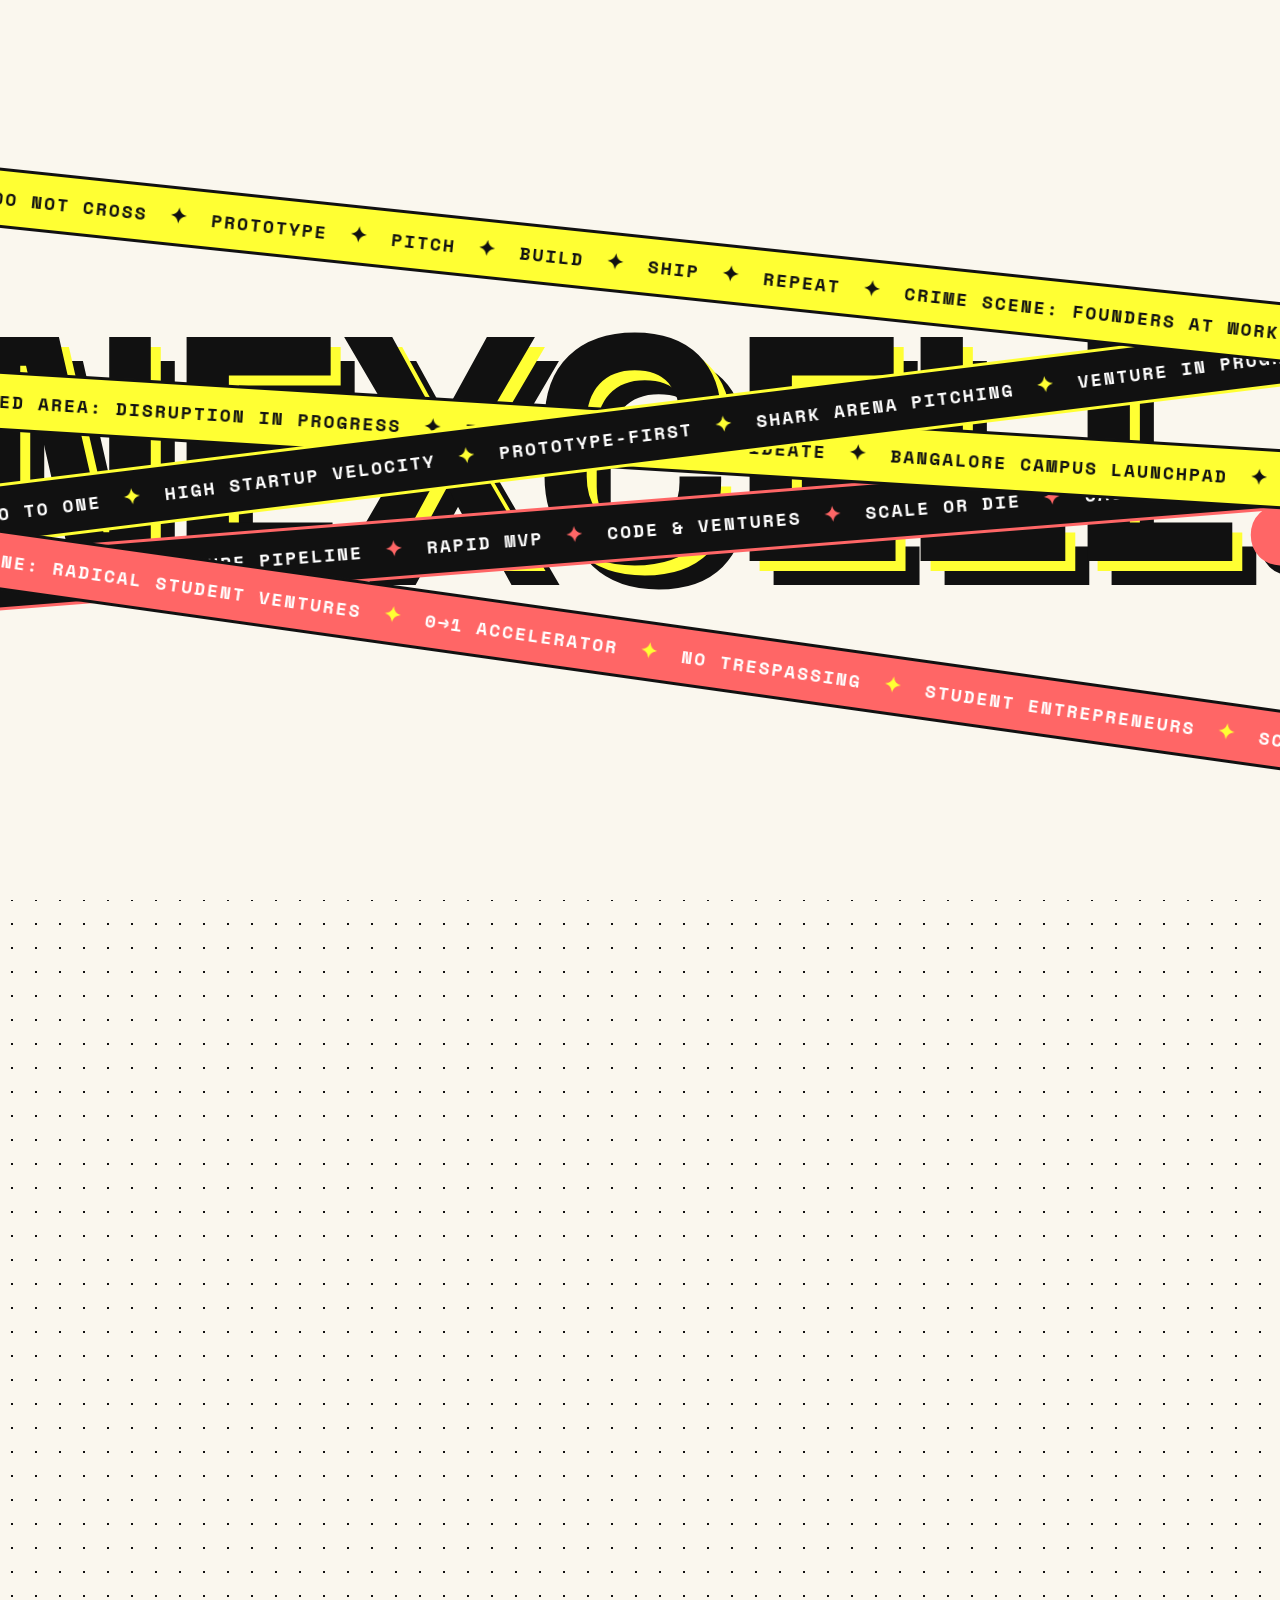
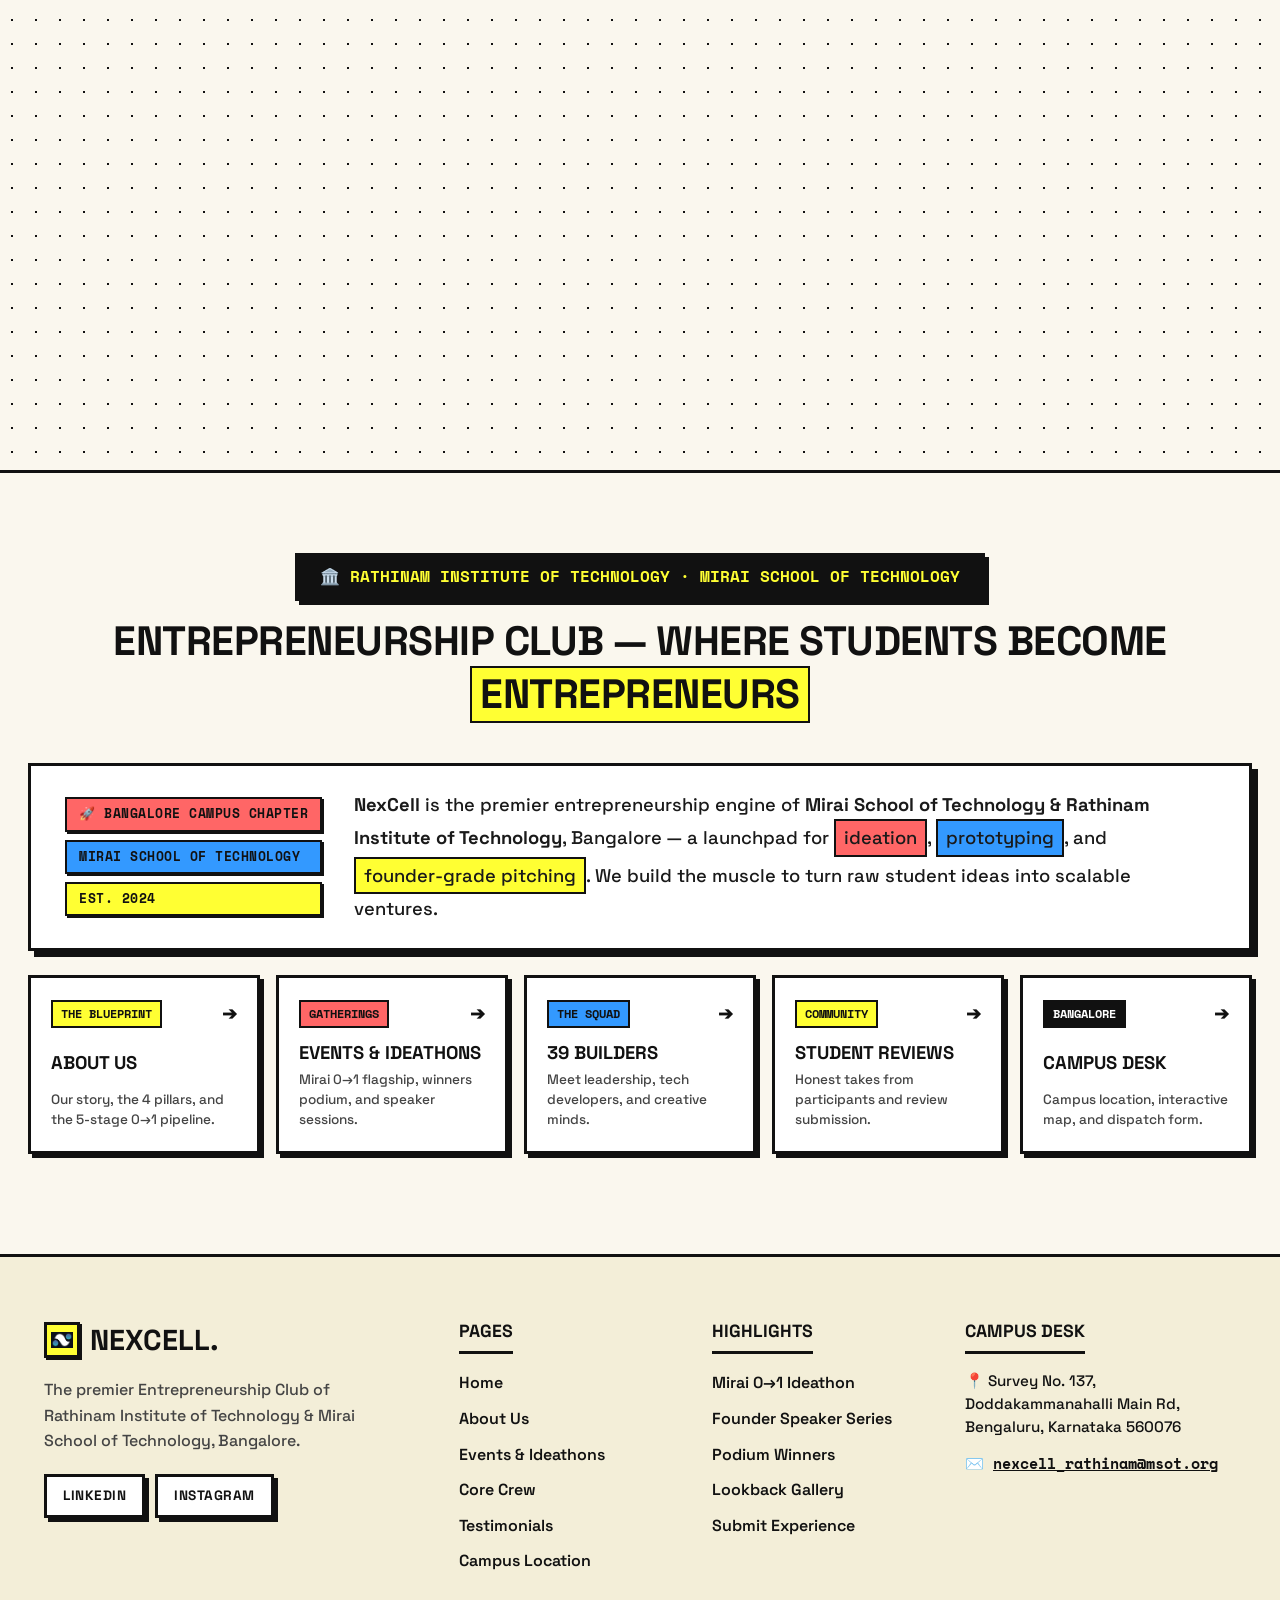
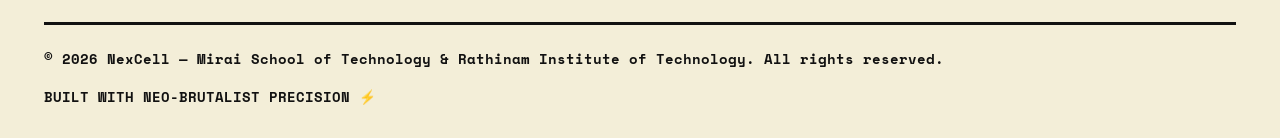
<file: index.html>
<!DOCTYPE html>
<html lang="en">
<head>
  <meta charset="UTF-8">
  <meta name="viewport" content="width=device-width, initial-scale=1.0">
  <title>NexCell — Entrepreneurship Club | Rathinam Institute of Technology</title>
  <meta name="description" content="NexCell is the premier Entrepreneurship Club of Rathinam Institute of Technology, Bangalore. Fostering innovation, leadership, and startup spirit.">
  <link rel="icon" type="image/png" href="images/logo.png">
  <link rel="stylesheet" href="css/style.css">
</head>
<body>

  <!-- ==================== HEADER & NAVBAR (REVEALS AS TAPE PULLS BACK) ==================== -->
  <header class="site-header reveal-on-tape" id="siteHeader">
    <div class="container-wide">
      <nav class="navbar" aria-label="Main Navigation">
        <a href="index.html" class="nav-brand">
          <div class="nav-logo-box">
            <img src="images/logo.png" alt="NexCell Logo" width="36" height="36">
          </div>
          <div>NEXCELL<span class="dot">.</span></div>
        </a>

        <ul class="nav-links">
          <li><a href="index.html" class="nav-link active">Home</a></li>
          <li><a href="about.html" class="nav-link">About</a></li>
          <li><a href="events.html" class="nav-link">Events</a></li>
          <li><a href="team.html" class="nav-link">Team</a></li>
          <li><a href="reviews.html" class="nav-link">Reviews</a></li>
          <li><a href="contact.html" class="nav-link">Contact</a></li>
        </ul>

        <div class="nav-actions">
          <a href="reviews.html" class="btn-brutal nav-cta-btn">Leave a Review ★</a>
          <button class="mobile-toggle" id="mobileToggle" aria-label="Toggle navigation menu" aria-expanded="false">
            <span></span>
            <span></span>
            <span></span>
          </button>
        </div>
      </nav>
    </div>

    <!-- Mobile Drawer -->
    <div class="mobile-drawer" id="mobileDrawer">
      <ul>
        <li><a href="index.html" class="nav-link active">Home</a></li>
        <li><a href="about.html" class="nav-link">About Us</a></li>
        <li><a href="events.html" class="nav-link">Events &amp; Ideathons</a></li>
        <li><a href="team.html" class="nav-link">Builders &amp; Team</a></li>
        <li><a href="reviews.html" class="nav-link">Student Reviews</a></li>
        <li><a href="contact.html" class="nav-link">Contact &amp; Location</a></li>
      </ul>
    </div>
  </header>

  <main>
    <!-- ==================== HERO SECTION (EXCLUSIVE MONUMENTAL NEXCELL HERO) ==================== -->
    <div class="hero-pinned-wrapper" id="heroPinnedWrapper">
      <section class="hero-section monumental-hero" id="hero">
        <div class="hero-center-stage">
          <!-- 5 CRIME SCENE TAPES BARRICADING NEXCELL DIRECTLY -->
          <div class="crime-tape-container" id="crimeTapeContainer" aria-hidden="true">
            <!-- Tape 1: Slanted Top-Left to Bottom-Right (+6deg) -> Retracts to Top-Left -->
            <div class="crime-tape tape-1" id="crimeTape1">
              <div class="tape-text-content">
                <span class="tape-seal left-seal">/// EVIDENCE #01 ///</span>
                <span class="tape-caution-icon">⚠</span>
                <span>CRIME SCENE: DO NOT CROSS</span>
                <span class="tape-star">✦</span>
                <span>PROTOTYPE</span>
                <span class="tape-star">✦</span>
                <span>PITCH</span>
                <span class="tape-star">✦</span>
                <span>BUILD</span>
                <span class="tape-star">✦</span>
                <span>SHIP</span>
                <span class="tape-star">✦</span>
                <span>REPEAT</span>
                <span class="tape-star">✦</span>
                <span>CRIME SCENE: FOUNDERS AT WORK</span>
                <span class="tape-star">✦</span>
                <span>DO NOT CROSS</span>
                <span class="tape-caution-icon">⚠</span>
                <span class="tape-seal right-seal">/// SEAL #01 ///</span>
              </div>
            </div>

            <!-- Tape 2: Slanted Bottom-Left to Top-Right (-7deg) -> Retracts to Bottom-Left -->
            <div class="crime-tape tape-2" id="crimeTape2">
              <div class="tape-text-content">
                <span class="tape-seal left-seal">/// BARRICADE #02 ///</span>
                <span class="tape-caution-icon">⚡</span>
                <span>POLICE LINE: ZERO TO ONE</span>
                <span class="tape-star">✦</span>
                <span>HIGH STARTUP VELOCITY</span>
                <span class="tape-star">✦</span>
                <span>PROTOTYPE-FIRST</span>
                <span class="tape-star">✦</span>
                <span>SHARK ARENA PITCHING</span>
                <span class="tape-star">✦</span>
                <span>VENTURE IN PROGRESS</span>
                <span class="tape-star">✦</span>
                <span>NEXCELL CLUB</span>
                <span class="tape-caution-icon">⚡</span>
                <span class="tape-seal right-seal">/// SEAL #02 ///</span>
              </div>
            </div>

            <!-- Tape 3: Slanted Top-Left to Bottom-Right (+3.5deg across center) -> Retracts to Top-Left -->
            <div class="crime-tape tape-3" id="crimeTape3">
              <div class="tape-text-content">
                <span class="tape-seal left-seal">/// RESTRICTED #03 ///</span>
                <span class="tape-caution-icon">🛑</span>
                <span>RESTRICTED AREA: DISRUPTION IN PROGRESS</span>
                <span class="tape-star">✦</span>
                <span>INNOVATE</span>
                <span class="tape-star">✦</span>
                <span>LEAD</span>
                <span class="tape-star">✦</span>
                <span>IDEATE</span>
                <span class="tape-star">✦</span>
                <span>BANGALORE CAMPUS LAUNCHPAD</span>
                <span class="tape-star">✦</span>
                <span>DO NOT ENTER</span>
                <span class="tape-caution-icon">🛑</span>
                <span class="tape-seal right-seal">/// SEAL #03 ///</span>
              </div>
            </div>

            <!-- Tape 4: Slanted Bottom-Left to Top-Right (-4.5deg) -> Retracts to Bottom-Left -->
            <div class="crime-tape tape-4" id="crimeTape4">
              <div class="tape-text-content">
                <span class="tape-seal left-seal">/// INCUBATION #04 ///</span>
                <span class="tape-caution-icon">🔥</span>
                <span>FOUNDERS ONLY: VENTURE PIPELINE</span>
                <span class="tape-star">✦</span>
                <span>RAPID MVP</span>
                <span class="tape-star">✦</span>
                <span>CODE &amp; VENTURES</span>
                <span class="tape-star">✦</span>
                <span>SCALE OR DIE</span>
                <span class="tape-star">✦</span>
                <span>CAUTION: HIGH INTELLECT</span>
                <span class="tape-caution-icon">🔥</span>
                <span class="tape-seal right-seal">/// SEAL #04 ///</span>
              </div>
            </div>

            <!-- Tape 5: Slanted Top-Left to Bottom-Right (+8deg) -> Retracts to Top-Left -->
            <div class="crime-tape tape-5" id="crimeTape5">
              <div class="tape-text-content">
                <span class="tape-seal left-seal">/// WARNING #05 ///</span>
                <span class="tape-caution-icon">⚠️</span>
                <span>CRIME SCENE: RADICAL STUDENT VENTURES</span>
                <span class="tape-star">✦</span>
                <span>0→1 ACCELERATOR</span>
                <span class="tape-star">✦</span>
                <span>NO TRESPASSING</span>
                <span class="tape-star">✦</span>
                <span>STUDENT ENTREPRENEURS</span>
                <span class="tape-star">✦</span>
                <span>SCENE SECURED</span>
                <span class="tape-caution-icon">⚠️</span>
                <span class="tape-seal right-seal">/// SEAL #05 ///</span>
              </div>
            </div>
          </div>

          <!-- ONLY THE MONUMENTAL CLUB NAME ON FRONT PAGE -->
          <h1 class="hero-giant-club-name" id="heroGiantName">
            NEXCELL<span class="dot">.</span>
          </h1>
        </div>
      </section>
    </div>

    <!-- ==================== BELOW THE FRONT PAGE: MISSION & PORTAL CARDS ==================== -->
    <section class="hero-cards-section">
      <div class="container-wide">
        <!-- COLLEGE BADGE & TAGLINE (SHIFTED BELOW FRONT PAGE) -->
        <div class="hero-cards-header-block">
          <div class="college-tag-pill">
            🏛️ RATHINAM INSTITUTE OF TECHNOLOGY · MIRAI SCHOOL OF TECHNOLOGY
          </div>
          <h2 class="cards-hero-title">
            ENTREPRENEURSHIP CLUB — WHERE STUDENTS BECOME <span class="highlight-yellow">ENTREPRENEURS</span>
          </h2>
        </div>

        <!-- WIDE HERO MISSION STATEMENT -->
        <div class="hero-wide-mission brutal-box">
          <div class="mission-badge-group">
            <span class="badge-brutal badge-red">🚀 Bangalore Campus Chapter</span>
            <span class="badge-brutal badge-blue">Mirai School of Technology</span>
            <span class="badge-brutal badge-yellow">Est. 2024</span>
          </div>
          <p class="mission-text">
            <strong>NexCell</strong> is the premier entrepreneurship engine of <strong>Mirai School of Technology &amp; Rathinam Institute of Technology</strong>, Bangalore — a launchpad for <span class="highlight-red">ideation</span>, <span class="highlight-blue">prototyping</span>, and <span class="highlight-yellow">founder-grade pitching</span>. We build the muscle to turn raw student ideas into scalable ventures.
          </p>
        </div>

        <!-- WIDE HERO NAVIGATION PORTALS -->
        <div class="hero-portals-grid">
          <a href="about.html" class="portal-card brutal-box">
            <div class="portal-header">
              <span class="portal-tag bg-yellow">THE BLUEPRINT</span>
              <span class="portal-arrow">➔</span>
            </div>
            <h3 class="portal-title">ABOUT US</h3>
            <p class="portal-desc">Our story, the 4 pillars, and the 5-stage 0→1 pipeline.</p>
          </a>

          <a href="events.html" class="portal-card brutal-box">
            <div class="portal-header">
              <span class="portal-tag bg-red">GATHERINGS</span>
              <span class="portal-arrow">➔</span>
            </div>
            <h3 class="portal-title">EVENTS &amp; IDEATHONS</h3>
            <p class="portal-desc">Mirai 0→1 flagship, winners podium, and speaker sessions.</p>
          </a>

          <a href="team.html" class="portal-card brutal-box">
            <div class="portal-header">
              <span class="portal-tag bg-blue">THE SQUAD</span>
              <span class="portal-arrow">➔</span>
            </div>
            <h3 class="portal-title">39 BUILDERS</h3>
            <p class="portal-desc">Meet leadership, tech developers, and creative minds.</p>
          </a>

          <a href="reviews.html" class="portal-card brutal-box">
            <div class="portal-header">
              <span class="portal-tag bg-yellow">COMMUNITY</span>
              <span class="portal-arrow">➔</span>
            </div>
            <h3 class="portal-title">STUDENT REVIEWS</h3>
            <p class="portal-desc">Honest takes from participants and review submission.</p>
          </a>

          <a href="contact.html" class="portal-card brutal-box">
            <div class="portal-header">
              <span class="portal-tag bg-black" style="color: #fff;">BANGALORE</span>
              <span class="portal-arrow">➔</span>
            </div>
            <h3 class="portal-title">CAMPUS DESK</h3>
            <p class="portal-desc">Campus location, interactive map, and dispatch form.</p>
          </a>
        </div>
      </div>
    </section>
  </main>

  <!-- ==================== FOOTER ==================== -->
  <footer class="site-footer">
    <div class="container">
      <div class="footer-grid">
        <div class="footer-brand">
          <div style="display: flex; align-items: center; gap: 10px; margin-bottom: 14px;">
            <div class="nav-logo-box" style="width: 36px; height: 36px;">
              <img src="images/logo.png" alt="NexCell Logo">
            </div>
            <h3 style="margin: 0;">NEXCELL<span class="dot">.</span></h3>
          </div>
          <p>
            The premier Entrepreneurship Club of Rathinam Institute of Technology &amp; Mirai School of Technology, Bangalore.
          </p>
          <div class="footer-social-row">
            <a href="https://www.linkedin.com/company/nexcellclub/" target="_blank" rel="noopener noreferrer" class="btn-brutal btn-sm" aria-label="LinkedIn">
              LinkedIn
            </a>
            <a href="https://www.instagram.com/nexcell_mirai?igsh=MTM4enN2YnlpZTUzOA==" target="_blank" rel="noopener noreferrer" class="btn-brutal btn-sm" aria-label="Instagram">
              Instagram
            </a>
          </div>
        </div>

        <div class="footer-col">
          <h4>Pages</h4>
          <ul class="footer-links">
            <li><a href="index.html">Home</a></li>
            <li><a href="about.html">About Us</a></li>
            <li><a href="events.html">Events &amp; Ideathons</a></li>
            <li><a href="team.html">Core Crew</a></li>
            <li><a href="reviews.html">Testimonials</a></li>
            <li><a href="contact.html">Campus Location</a></li>
          </ul>
        </div>

        <div class="footer-col">
          <h4>Highlights</h4>
          <ul class="footer-links">
            <li><a href="events.html#flagship">Mirai 0→1 Ideathon</a></li>
            <li><a href="events.html#speaker">Founder Speaker Series</a></li>
            <li><a href="events.html#winners">Podium Winners</a></li>
            <li><a href="events.html#gallery">Lookback Gallery</a></li>
            <li><a href="reviews.html#submit">Submit Experience</a></li>
          </ul>
        </div>

        <div class="footer-col">
          <h4>Campus Desk</h4>
          <p style="font-size: 0.95rem; margin-bottom: 12px; line-height: 1.5;">
            📍 Survey No. 137, Doddakammanahalli Main Rd, Bengaluru, Karnataka 560076
          </p>
          <p style="font-size: 0.95rem; font-family: var(--font-mono); font-weight: 700;">
            ✉️ <a href="mailto:nexcell_rathinam@msot.org" style="text-decoration: underline;">nexcell_rathinam@msot.org</a>
          </p>
        </div>
      </div>

      <div class="footer-bottom-bar">
        <div>© 2026 NexCell — Mirai School of Technology &amp; Rathinam Institute of Technology. All rights reserved.</div>
        <div>BUILT WITH NEO-BRUTALIST PRECISION ⚡</div>
      </div>
    </div>
  </footer>

  <script src="js/main.js"></script>
</body>
</html>
</file>
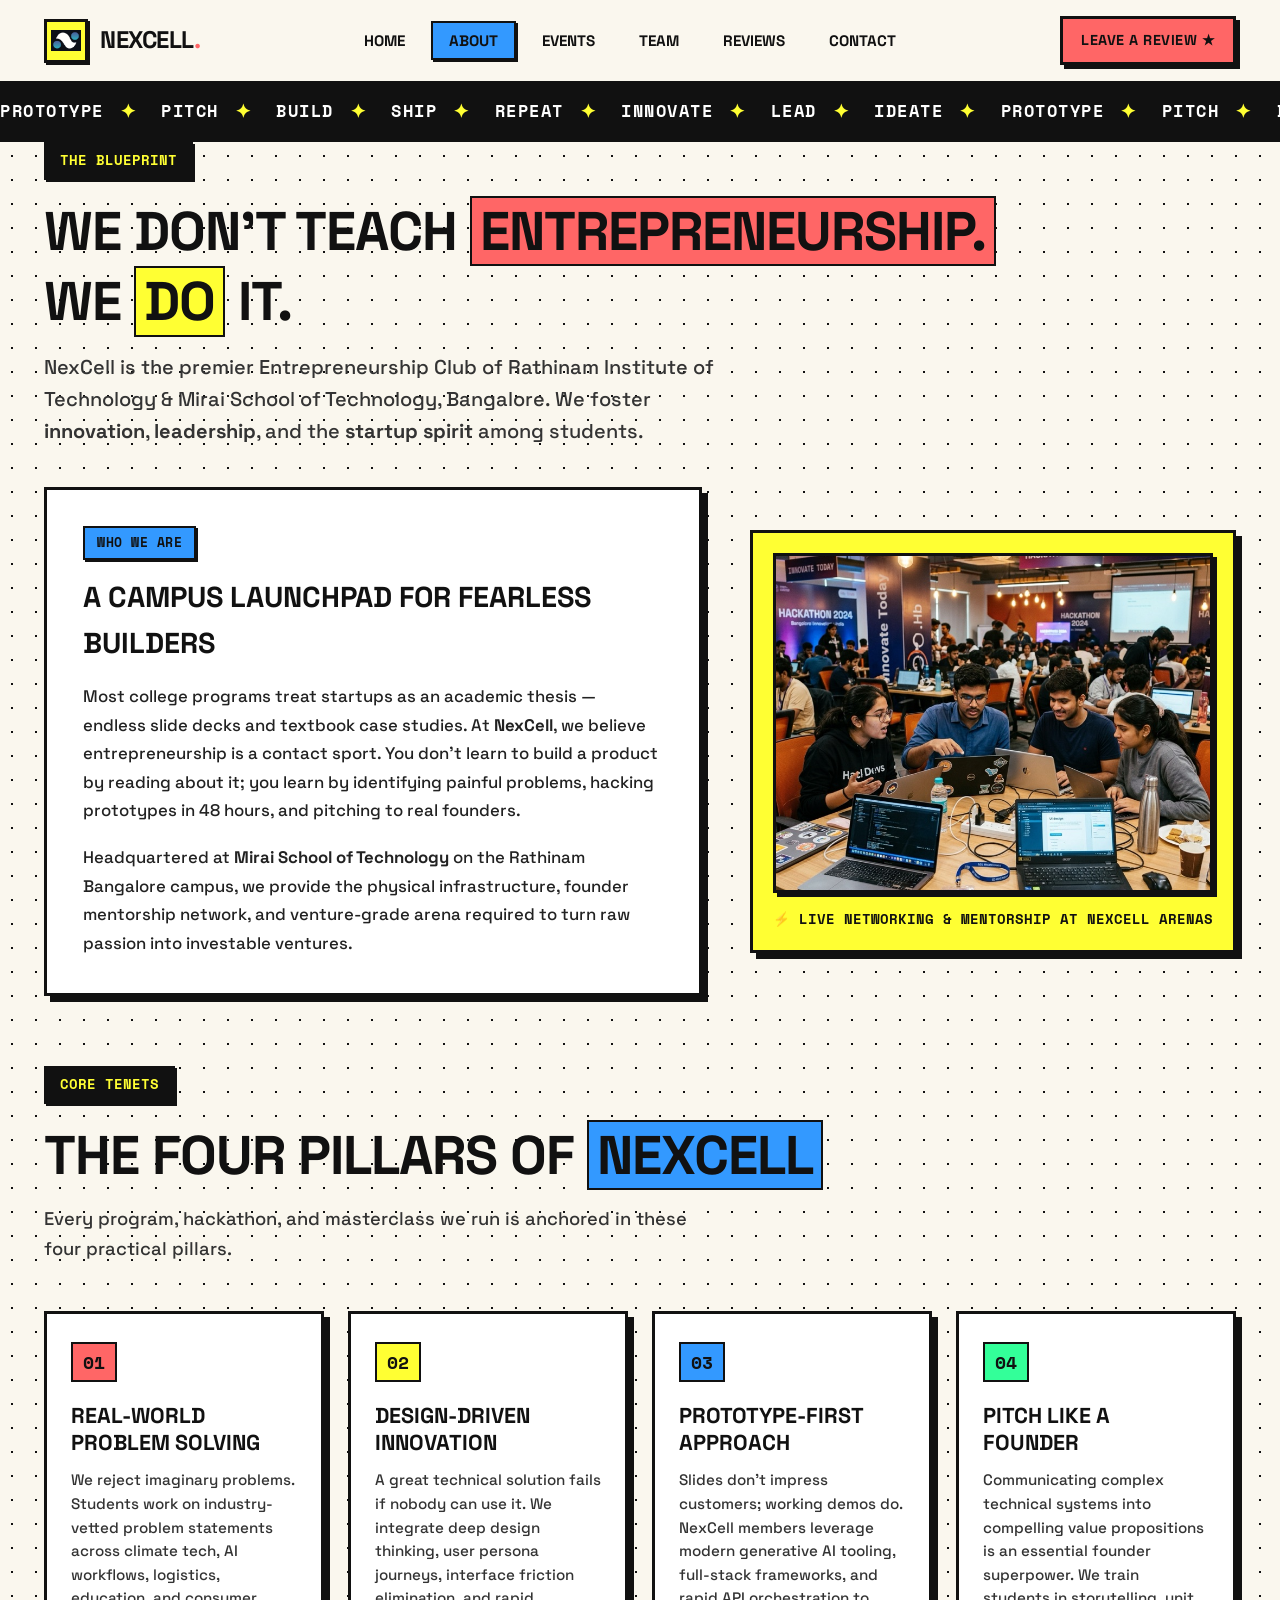
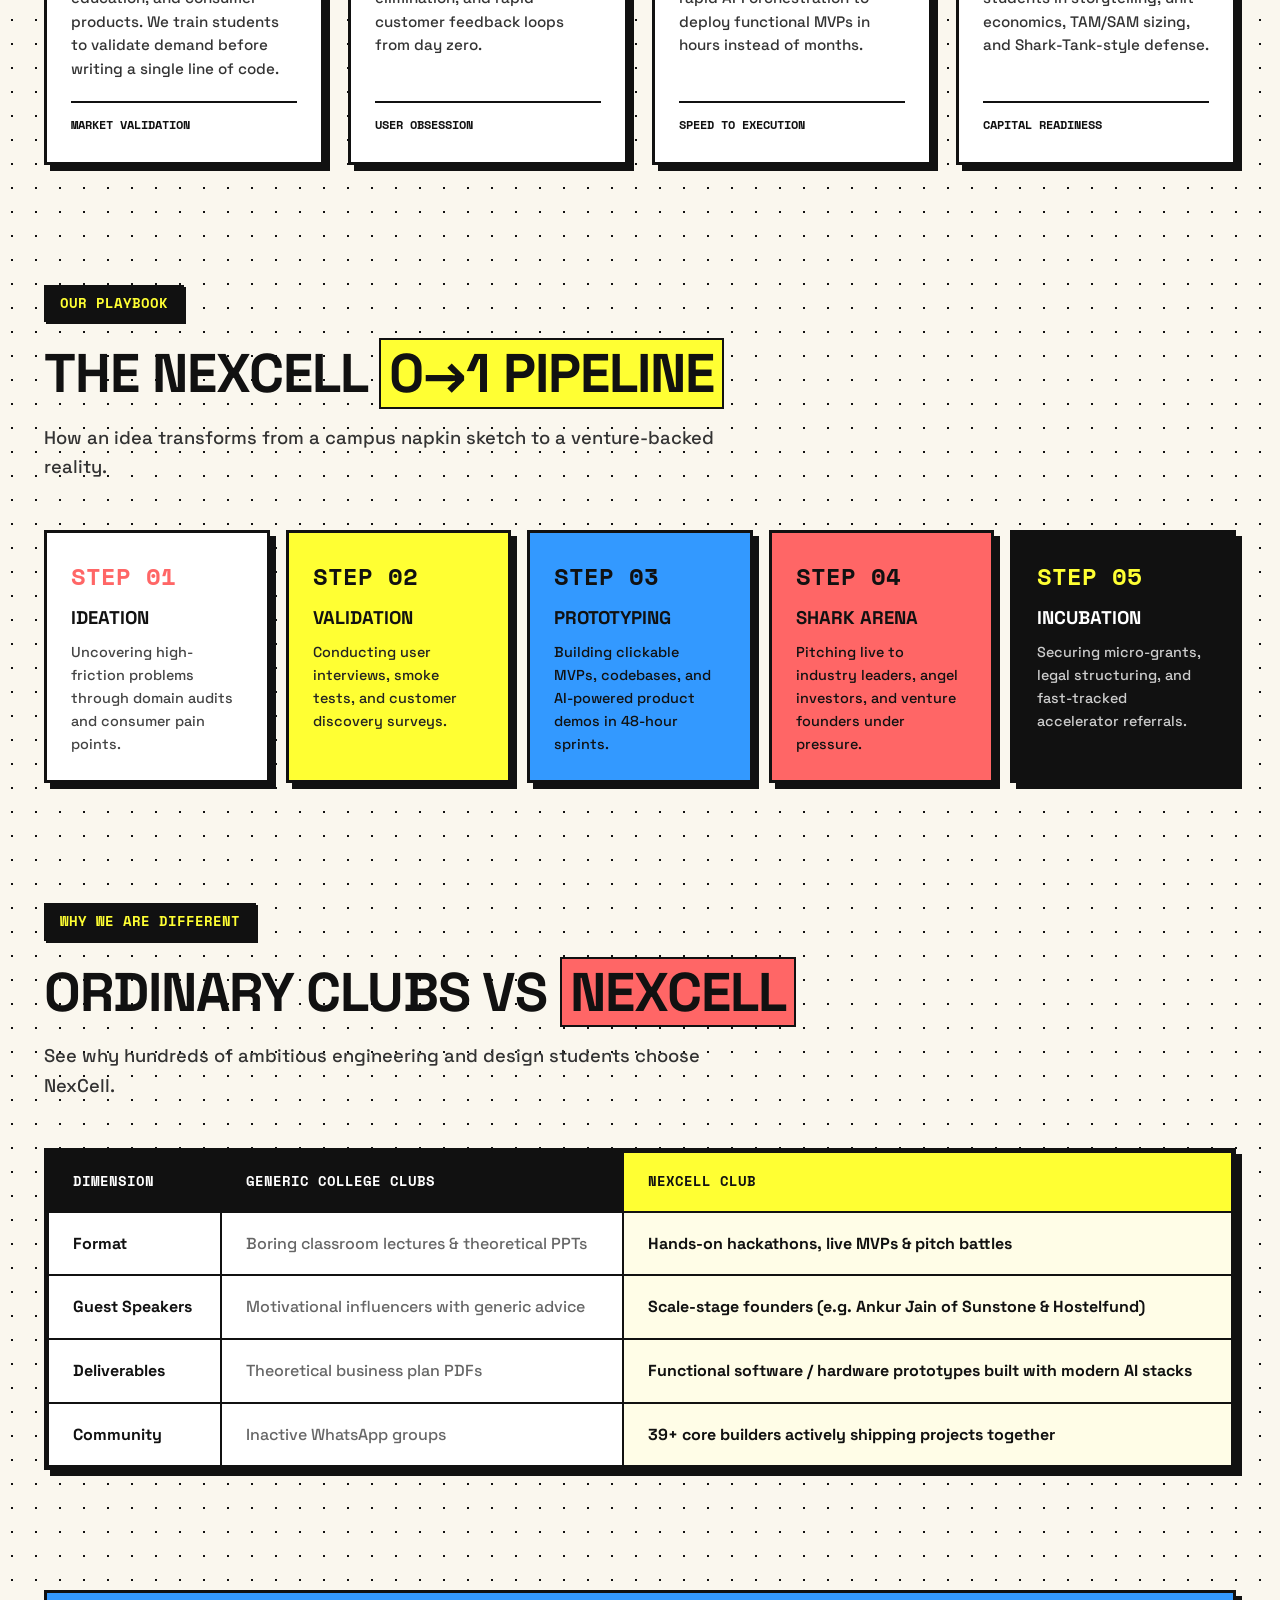
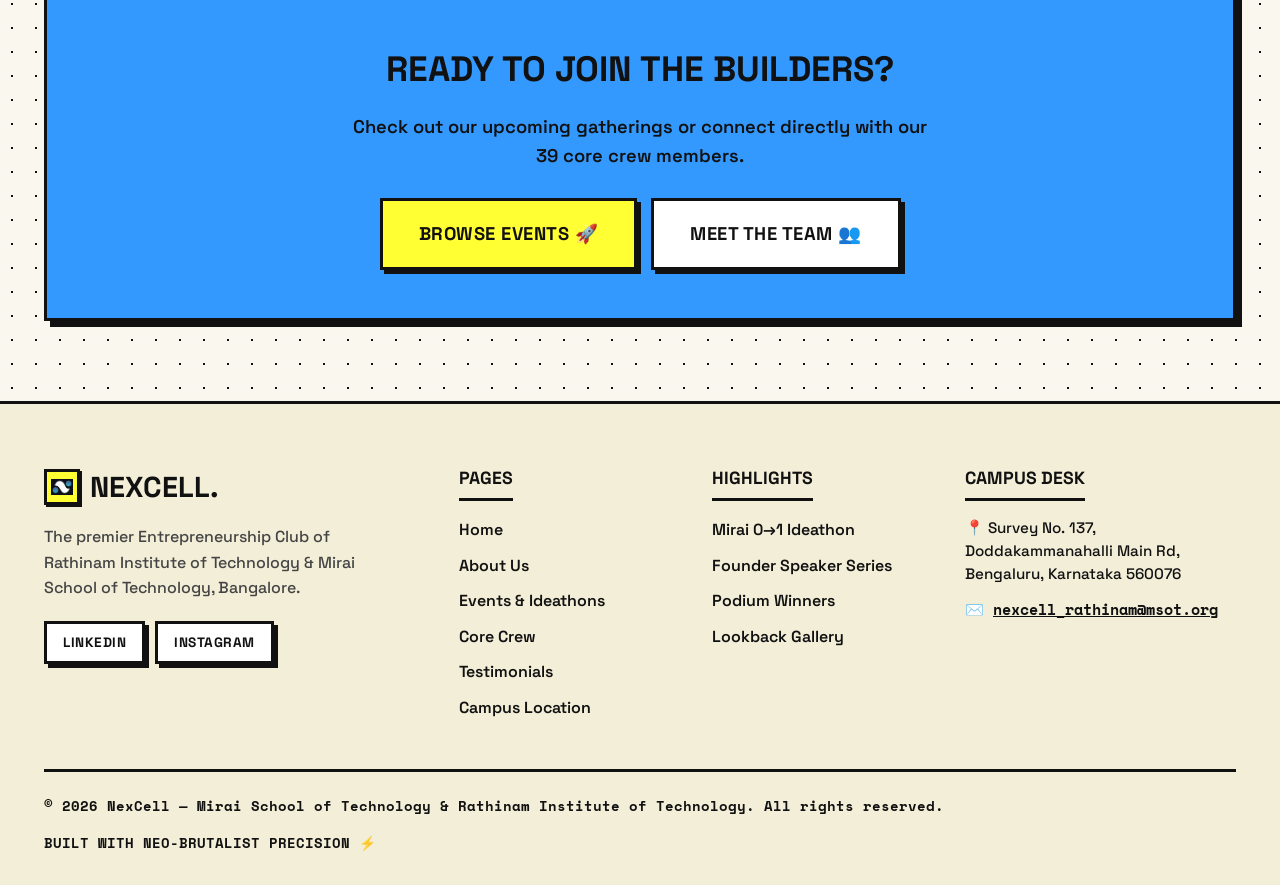
<file: about.html>
<!DOCTYPE html>
<html lang="en">
<head>
  <meta charset="UTF-8">
  <meta name="viewport" content="width=device-width, initial-scale=1.0">
  <title>About Us — NexCell Club | Rathinam Institute of Technology</title>
  <meta name="description" content="Learn about NexCell, the entrepreneurship engine of Mirai School of Technology & Rathinam Institute of Technology Bangalore.">
  <link rel="icon" type="image/png" href="images/logo.png">
  <link rel="stylesheet" href="css/style.css">
</head>
<body>

  <!-- ==================== HEADER & NAVBAR ==================== -->
  <header class="site-header">
    <div class="container">
      <nav class="navbar" aria-label="Main Navigation">
        <a href="index.html" class="nav-brand">
          <div class="nav-logo-box">
            <img src="images/logo.png" alt="NexCell Logo" width="36" height="36">
          </div>
          <div>NEXCELL<span class="dot">.</span></div>
        </a>

        <ul class="nav-links">
          <li><a href="index.html" class="nav-link">Home</a></li>
          <li><a href="about.html" class="nav-link active">About</a></li>
          <li><a href="events.html" class="nav-link">Events</a></li>
          <li><a href="team.html" class="nav-link">Team</a></li>
          <li><a href="reviews.html" class="nav-link">Reviews</a></li>
          <li><a href="contact.html" class="nav-link">Contact</a></li>
        </ul>

        <div class="nav-actions">
          <a href="reviews.html" class="btn-brutal nav-cta-btn">Leave a Review ★</a>
          <button class="mobile-toggle" id="mobileToggle" aria-label="Toggle navigation menu" aria-expanded="false">
            <span></span>
            <span></span>
            <span></span>
          </button>
        </div>
      </nav>
    </div>

    <!-- Mobile Drawer -->
    <div class="mobile-drawer" id="mobileDrawer">
      <ul>
        <li><a href="index.html" class="nav-link">Home</a></li>
        <li><a href="about.html" class="nav-link active">About Us</a></li>
        <li><a href="events.html" class="nav-link">Events &amp; Ideathons</a></li>
        <li><a href="team.html" class="nav-link">Builders &amp; Team</a></li>
        <li><a href="reviews.html" class="nav-link">Student Reviews</a></li>
        <li><a href="contact.html" class="nav-link">Contact &amp; Location</a></li>
      </ul>
    </div>
  </header>

  <!-- ==================== TICKER ==================== -->
  <div class="ticker-banner" aria-hidden="true">
    <div class="ticker-track">
      <div class="ticker-item">PROTOTYPE <span class="ticker-star">✦</span></div>
      <div class="ticker-item">PITCH <span class="ticker-star">✦</span></div>
      <div class="ticker-item">BUILD <span class="ticker-star">✦</span></div>
      <div class="ticker-item">SHIP <span class="ticker-star">✦</span></div>
      <div class="ticker-item">REPEAT <span class="ticker-star">✦</span></div>
      <div class="ticker-item">INNOVATE <span class="ticker-star">✦</span></div>
      <div class="ticker-item">LEAD <span class="ticker-star">✦</span></div>
      <div class="ticker-item">IDEATE <span class="ticker-star">✦</span></div>
      <!-- Loop -->
      <div class="ticker-item">PROTOTYPE <span class="ticker-star">✦</span></div>
      <div class="ticker-item">PITCH <span class="ticker-star">✦</span></div>
      <div class="ticker-item">BUILD <span class="ticker-star">✦</span></div>
      <div class="ticker-item">SHIP <span class="ticker-star">✦</span></div>
      <div class="ticker-item">REPEAT <span class="ticker-star">✦</span></div>
      <div class="ticker-item">INNOVATE <span class="ticker-star">✦</span></div>
      <div class="ticker-item">LEAD <span class="ticker-star">✦</span></div>
      <div class="ticker-item">IDEATE <span class="ticker-star">✦</span></div>
    </div>
  </div>

  <main>
    <!-- ==================== ABOUT HERO ==================== -->
    <section class="hero-section" style="padding-bottom: 30px;">
      <div class="container">
        <div class="section-head" style="margin-bottom: 24px;">
          <span class="section-tag">The Blueprint</span>
          <h1 class="section-title">
            WE DON'T TEACH <span class="highlight-red">ENTREPRENEURSHIP.</span><br>
            WE <span class="highlight-yellow">DO</span> IT.
          </h1>
          <p class="section-desc" style="font-size: 1.25rem;">
            NexCell is the premier Entrepreneurship Club of Rathinam Institute of Technology &amp; Mirai School of Technology, Bangalore. We foster <strong>innovation</strong>, <strong>leadership</strong>, and the <strong>startup spirit</strong> among students.
          </p>
        </div>

        <div class="hero-grid" style="margin-top: 40px;">
          <div class="brutal-box" style="padding: 36px; background: var(--color-white);">
            <span class="badge-brutal badge-blue" style="margin-bottom: 14px;">WHO WE ARE</span>
            <h2 style="font-size: 1.8rem; font-weight: 800; text-transform: uppercase; margin-bottom: 16px;">
              A Campus Launchpad for Fearless Builders
            </h2>
            <p style="font-size: 1.05rem; line-height: 1.7; margin-bottom: 18px; color: #222;">
              Most college programs treat startups as an academic thesis — endless slide decks and textbook case studies. At <strong>NexCell</strong>, we believe entrepreneurship is a contact sport. You don’t learn to build a product by reading about it; you learn by identifying painful problems, hacking prototypes in 48 hours, and pitching to real founders.
            </p>
            <p style="font-size: 1.05rem; line-height: 1.7; color: #222;">
              Headquartered at <strong>Mirai School of Technology</strong> on the Rathinam Bangalore campus, we provide the physical infrastructure, founder mentorship network, and venture-grade arena required to turn raw passion into investable ventures.
            </p>
          </div>

          <div class="brutal-box" style="padding: 20px; background: var(--color-yellow);">
            <div class="hero-image-frame" style="height: 340px;">
              <img src="images/hero_networking.jpg" alt="NexCell Event Networking Session" style="height: 100%; object-fit: cover;">
            </div>
            <div style="margin-top: 16px; font-family: var(--font-mono); font-weight: 700; font-size: 0.85rem; text-align: center;">
              ⚡ LIVE NETWORKING &amp; MENTORSHIP AT NEXCELL ARENAS
            </div>
          </div>
        </div>
      </div>
    </section>

    <!-- ==================== 4 PILLARS DEEP DIVE ==================== -->
    <section class="pillars-section" style="padding-top: 40px;">
      <div class="container">
        <div class="section-head">
          <span class="section-tag">Core Tenets</span>
          <h2 class="section-title">THE FOUR PILLARS OF <span class="highlight-blue">NEXCELL</span></h2>
          <p class="section-desc">Every program, hackathon, and masterclass we run is anchored in these four practical pillars.</p>
        </div>

        <div class="pillars-grid">
          <!-- Pillar 1 -->
          <div class="pillar-card" style="background: var(--color-white);">
            <span class="pillar-number">01</span>
            <div>
              <h3 class="pillar-title">Real-World Problem Solving</h3>
              <p class="pillar-desc">
                We reject imaginary problems. Students work on industry-vetted problem statements across climate tech, AI workflows, logistics, education, and consumer products. We train students to validate demand before writing a single line of code.
              </p>
            </div>
            <span class="pillar-badge">Market Validation</span>
          </div>

          <!-- Pillar 2 -->
          <div class="pillar-card" style="background: var(--color-white);">
            <span class="pillar-number">02</span>
            <div>
              <h3 class="pillar-title">Design-Driven Innovation</h3>
              <p class="pillar-desc">
                A great technical solution fails if nobody can use it. We integrate deep design thinking, user persona journeys, interface friction elimination, and rapid customer feedback loops from day zero.
              </p>
            </div>
            <span class="pillar-badge">User Obsession</span>
          </div>

          <!-- Pillar 3 -->
          <div class="pillar-card" style="background: var(--color-white);">
            <span class="pillar-number">03</span>
            <div>
              <h3 class="pillar-title">Prototype-First Approach</h3>
              <p class="pillar-desc">
                Slides don't impress customers; working demos do. NexCell members leverage modern generative AI tooling, full-stack frameworks, and rapid API orchestration to deploy functional MVPs in hours instead of months.
              </p>
            </div>
            <span class="pillar-badge">Speed to Execution</span>
          </div>

          <!-- Pillar 4 -->
          <div class="pillar-card" style="background: var(--color-white);">
            <span class="pillar-number">04</span>
            <div>
              <h3 class="pillar-title">Pitch Like A Founder</h3>
              <p class="pillar-desc">
                Communicating complex technical systems into compelling value propositions is an essential founder superpower. We train students in storytelling, unit economics, TAM/SAM sizing, and Shark-Tank-style defense.
              </p>
            </div>
            <span class="pillar-badge">Capital Readiness</span>
          </div>
        </div>
      </div>
    </section>

    <!-- ==================== THE 5-STAGE FOUNDER PIPELINE ==================== -->
    <section style="padding: 60px 0;">
      <div class="container">
        <div class="section-head">
          <span class="section-tag">Our Playbook</span>
          <h2 class="section-title">THE NEXCELL <span class="highlight-yellow">0→1 PIPELINE</span></h2>
          <p class="section-desc">How an idea transforms from a campus napkin sketch to a venture-backed reality.</p>
        </div>

        <div style="display: grid; grid-template-columns: repeat(auto-fit, minmax(210px, 1fr)); gap: 16px;">
          <div class="brutal-box" style="padding: 24px; background: var(--color-white);">
            <div style="font-family: var(--font-mono); font-size: 1.5rem; font-weight: 900; color: var(--color-red); margin-bottom: 8px;">STEP 01</div>
            <h4 style="font-size: 1.15rem; font-weight: 800; text-transform: uppercase; margin-bottom: 8px;">Ideation</h4>
            <p style="font-size: 0.9rem; color: #444;">Uncovering high-friction problems through domain audits and consumer pain points.</p>
          </div>

          <div class="brutal-box" style="padding: 24px; background: var(--color-yellow);">
            <div style="font-family: var(--font-mono); font-size: 1.5rem; font-weight: 900; color: var(--color-black); margin-bottom: 8px;">STEP 02</div>
            <h4 style="font-size: 1.15rem; font-weight: 800; text-transform: uppercase; margin-bottom: 8px;">Validation</h4>
            <p style="font-size: 0.9rem; color: #222;">Conducting user interviews, smoke tests, and customer discovery surveys.</p>
          </div>

          <div class="brutal-box" style="padding: 24px; background: var(--color-blue);">
            <div style="font-family: var(--font-mono); font-size: 1.5rem; font-weight: 900; color: var(--color-black); margin-bottom: 8px;">STEP 03</div>
            <h4 style="font-size: 1.15rem; font-weight: 800; text-transform: uppercase; margin-bottom: 8px;">Prototyping</h4>
            <p style="font-size: 0.9rem; color: #111;">Building clickable MVPs, codebases, and AI-powered product demos in 48-hour sprints.</p>
          </div>

          <div class="brutal-box" style="padding: 24px; background: var(--color-red);">
            <div style="font-family: var(--font-mono); font-size: 1.5rem; font-weight: 900; color: var(--color-black); margin-bottom: 8px;">STEP 04</div>
            <h4 style="font-size: 1.15rem; font-weight: 800; text-transform: uppercase; margin-bottom: 8px;">Shark Arena</h4>
            <p style="font-size: 0.9rem; color: #111;">Pitching live to industry leaders, angel investors, and venture founders under pressure.</p>
          </div>

          <div class="brutal-box" style="padding: 24px; background: var(--color-black); color: var(--color-white);">
            <div style="font-family: var(--font-mono); font-size: 1.5rem; font-weight: 900; color: var(--color-yellow); margin-bottom: 8px;">STEP 05</div>
            <h4 style="font-size: 1.15rem; font-weight: 800; text-transform: uppercase; margin-bottom: 8px; color: var(--color-white);">Incubation</h4>
            <p style="font-size: 0.9rem; color: #ccc;">Securing micro-grants, legal structuring, and fast-tracked accelerator referrals.</p>
          </div>
        </div>
      </div>
    </section>

    <!-- ==================== COMPARISON TABLE ==================== -->
    <section style="padding: 60px 0;">
      <div class="container">
        <div class="section-head">
          <span class="section-tag">Why We Are Different</span>
          <h2 class="section-title">ORDINARY CLUBS VS <span class="highlight-red">NEXCELL</span></h2>
          <p class="section-desc">See why hundreds of ambitious engineering and design students choose NexCell.</p>
        </div>

        <div class="brutal-box" style="overflow-x: auto; background: var(--color-white);">
          <table style="width: 100%; border-collapse: collapse; text-align: left; font-size: 1rem;">
            <thead>
              <tr style="background: var(--color-black); color: var(--color-white); font-family: var(--font-mono); font-size: 0.85rem;">
                <th style="padding: 18px 24px; border: var(--border-thin);">DIMENSION</th>
                <th style="padding: 18px 24px; border: var(--border-thin);">GENERIC COLLEGE CLUBS</th>
                <th style="padding: 18px 24px; border: var(--border-thin); background: var(--color-yellow); color: var(--color-black);">NEXCELL CLUB</th>
              </tr>
            </thead>
            <tbody>
              <tr>
                <td style="padding: 18px 24px; font-weight: 800; border: var(--border-thin);">Format</td>
                <td style="padding: 18px 24px; border: var(--border-thin); color: #666;">Boring classroom lectures &amp; theoretical PPTs</td>
                <td style="padding: 18px 24px; font-weight: 700; border: var(--border-thin); background: #fffde7;">Hands-on hackathons, live MVPs &amp; pitch battles</td>
              </tr>
              <tr>
                <td style="padding: 18px 24px; font-weight: 800; border: var(--border-thin);">Guest Speakers</td>
                <td style="padding: 18px 24px; border: var(--border-thin); color: #666;">Motivational influencers with generic advice</td>
                <td style="padding: 18px 24px; font-weight: 700; border: var(--border-thin); background: #fffde7;">Scale-stage founders (e.g. Ankur Jain of Sunstone &amp; Hostelfund)</td>
              </tr>
              <tr>
                <td style="padding: 18px 24px; font-weight: 800; border: var(--border-thin);">Deliverables</td>
                <td style="padding: 18px 24px; border: var(--border-thin); color: #666;">Theoretical business plan PDFs</td>
                <td style="padding: 18px 24px; font-weight: 700; border: var(--border-thin); background: #fffde7;">Functional software / hardware prototypes built with modern AI stacks</td>
              </tr>
              <tr>
                <td style="padding: 18px 24px; font-weight: 800; border: var(--border-thin);">Community</td>
                <td style="padding: 18px 24px; border: var(--border-thin); color: #666;">Inactive WhatsApp groups</td>
                <td style="padding: 18px 24px; font-weight: 700; border: var(--border-thin); background: #fffde7;">39+ core builders actively shipping projects together</td>
              </tr>
            </tbody>
          </table>
        </div>
      </div>
    </section>

    <!-- ==================== CTA BANNER ==================== -->
    <section style="padding: 60px 0 80px;">
      <div class="container">
        <div class="brutal-box" style="background: var(--color-blue); padding: 48px; text-align: center;">
          <h2 style="font-size: 2.2rem; font-weight: 900; text-transform: uppercase; margin-bottom: 14px;">
            READY TO JOIN THE BUILDERS?
          </h2>
          <p style="font-size: 1.15rem; max-width: 600px; margin: 0 auto 28px; font-weight: 600;">
            Check out our upcoming gatherings or connect directly with our 39 core crew members.
          </p>
          <div style="display: flex; justify-content: center; gap: 14px; flex-wrap: wrap;">
            <a href="events.html" class="btn-brutal btn-yellow btn-lg">Browse Events 🚀</a>
            <a href="team.html" class="btn-brutal btn-white btn-lg">Meet The Team 👥</a>
          </div>
        </div>
      </div>
    </section>
  </main>

  <!-- ==================== FOOTER ==================== -->
  <footer class="site-footer">
    <div class="container">
      <div class="footer-grid">
        <div class="footer-brand">
          <div style="display: flex; align-items: center; gap: 10px; margin-bottom: 14px;">
            <div class="nav-logo-box" style="width: 36px; height: 36px;">
              <img src="images/logo.png" alt="NexCell Logo">
            </div>
            <h3 style="margin: 0;">NEXCELL<span class="dot">.</span></h3>
          </div>
          <p>
            The premier Entrepreneurship Club of Rathinam Institute of Technology &amp; Mirai School of Technology, Bangalore.
          </p>
          <div class="footer-social-row">
            <a href="https://www.linkedin.com/company/nexcellclub/" target="_blank" rel="noopener noreferrer" class="btn-brutal btn-sm">LinkedIn</a>
            <a href="https://www.instagram.com/nexcell_mirai?igsh=MTM4enN2YnlpZTUzOA==" target="_blank" rel="noopener noreferrer" class="btn-brutal btn-sm">Instagram</a>
          </div>
        </div>

        <div class="footer-col">
          <h4>Pages</h4>
          <ul class="footer-links">
            <li><a href="index.html">Home</a></li>
            <li><a href="about.html">About Us</a></li>
            <li><a href="events.html">Events &amp; Ideathons</a></li>
            <li><a href="team.html">Core Crew</a></li>
            <li><a href="reviews.html">Testimonials</a></li>
            <li><a href="contact.html">Campus Location</a></li>
          </ul>
        </div>

        <div class="footer-col">
          <h4>Highlights</h4>
          <ul class="footer-links">
            <li><a href="events.html#flagship">Mirai 0→1 Ideathon</a></li>
            <li><a href="events.html#speaker">Founder Speaker Series</a></li>
            <li><a href="events.html#winners">Podium Winners</a></li>
            <li><a href="events.html#gallery">Lookback Gallery</a></li>
          </ul>
        </div>

        <div class="footer-col">
          <h4>Campus Desk</h4>
          <p style="font-size: 0.95rem; margin-bottom: 12px; line-height: 1.5;">
            📍 Survey No. 137, Doddakammanahalli Main Rd, Bengaluru, Karnataka 560076
          </p>
          <p style="font-size: 0.95rem; font-family: var(--font-mono); font-weight: 700;">
            ✉️ <a href="mailto:nexcell_rathinam@msot.org" style="text-decoration: underline;">nexcell_rathinam@msot.org</a>
          </p>
        </div>
      </div>

      <div class="footer-bottom-bar">
        <div>© 2026 NexCell — Mirai School of Technology &amp; Rathinam Institute of Technology. All rights reserved.</div>
        <div>BUILT WITH NEO-BRUTALIST PRECISION ⚡</div>
      </div>
    </div>
  </footer>

  <script src="js/main.js"></script>
</body>
</html>
</file>
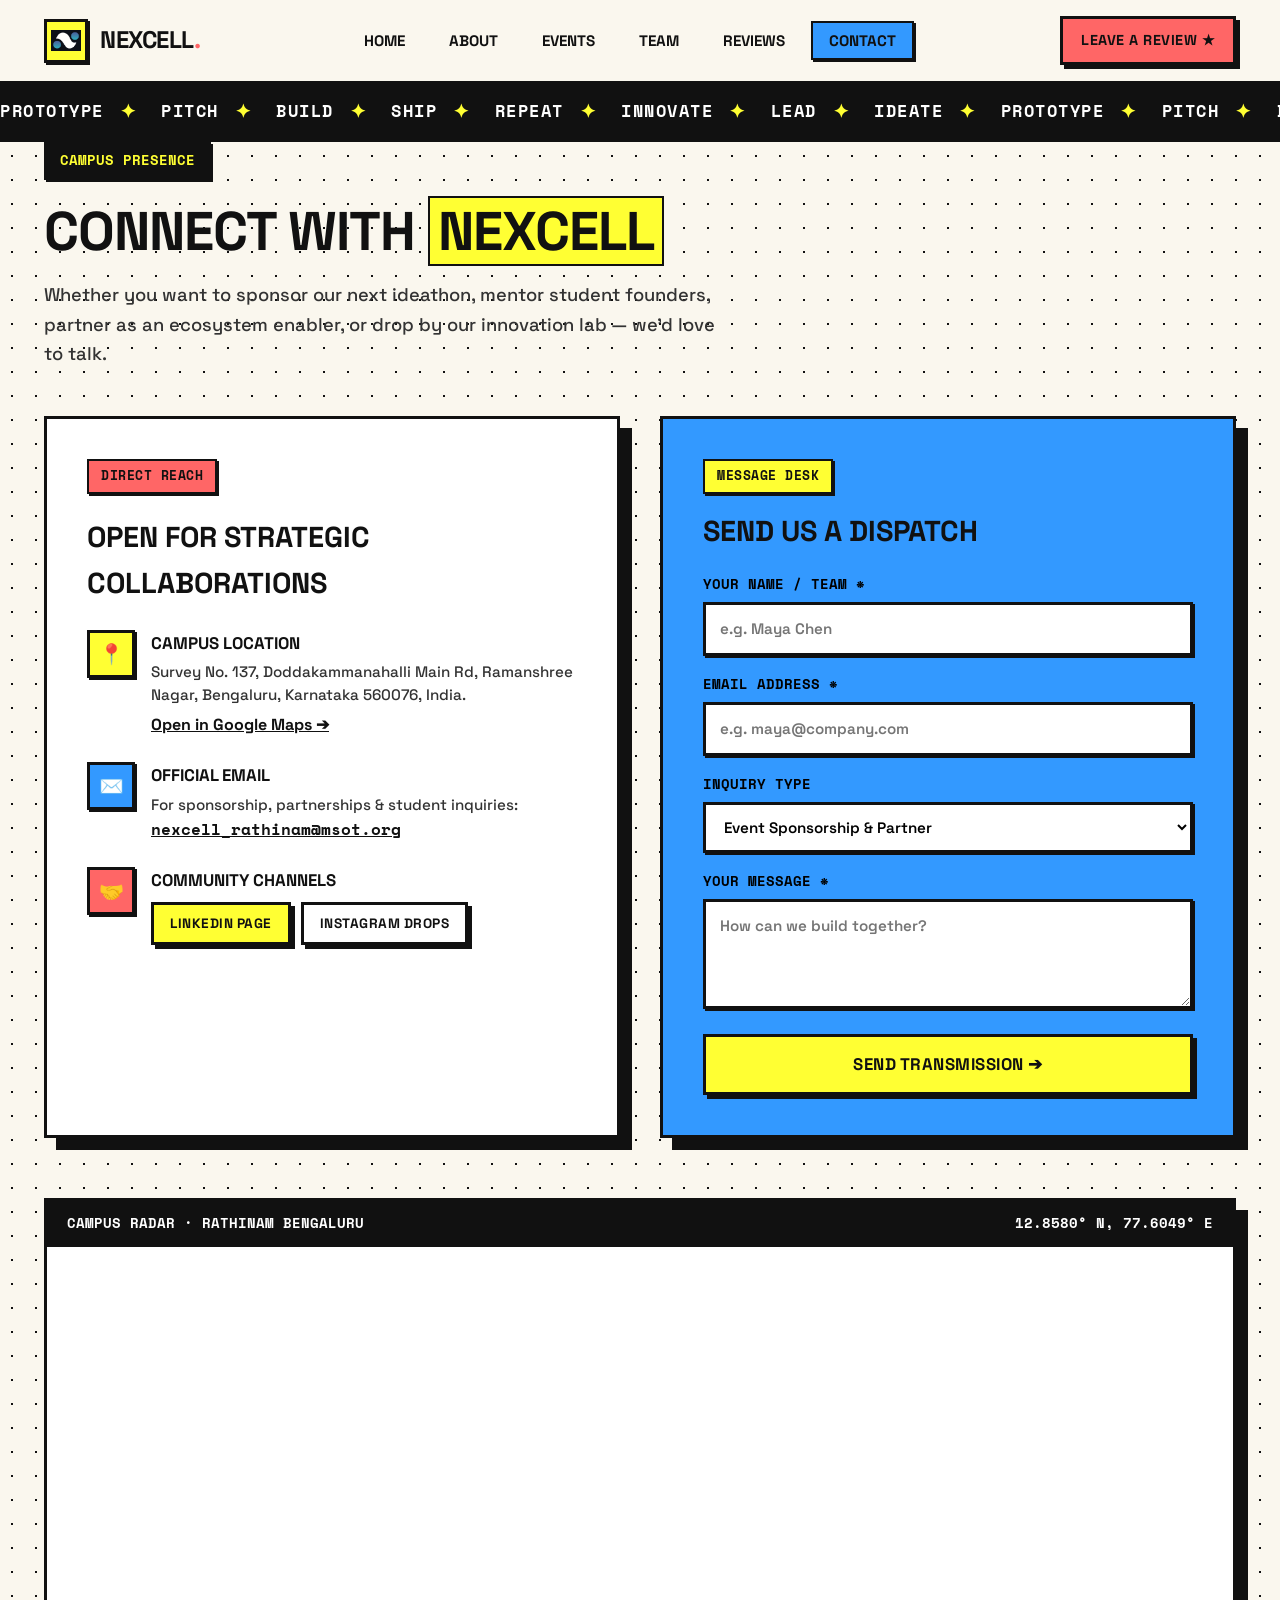
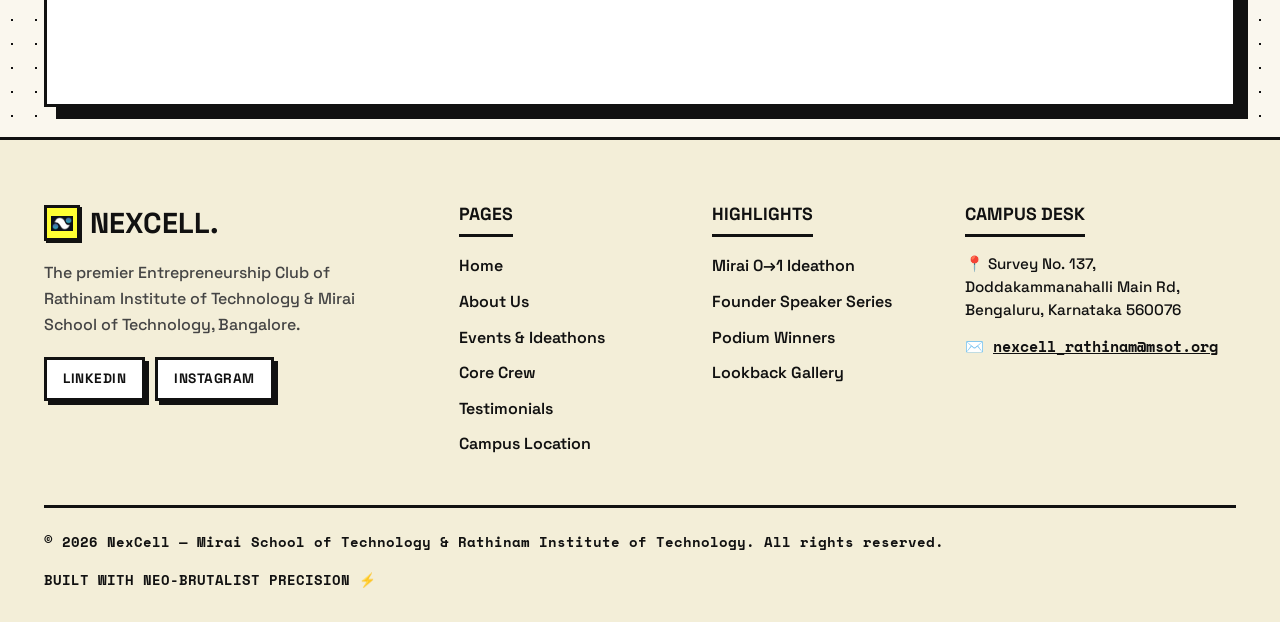
<file: contact.html>
<!DOCTYPE html>
<html lang="en">
<head>
  <meta charset="UTF-8">
  <meta name="viewport" content="width=device-width, initial-scale=1.0">
  <title>Contact &amp; Campus Location — NexCell Club | Rathinam Institute of Technology</title>
  <meta name="description" content="Reach out to NexCell Club or visit our campus at Mirai School of Technology & Rathinam Institute of Technology, Bangalore.">
  <link rel="icon" type="image/png" href="images/logo.png">
  <link rel="stylesheet" href="css/style.css">
</head>
<body>

  <!-- ==================== HEADER & NAVBAR ==================== -->
  <header class="site-header">
    <div class="container">
      <nav class="navbar" aria-label="Main Navigation">
        <a href="index.html" class="nav-brand">
          <div class="nav-logo-box">
            <img src="images/logo.png" alt="NexCell Logo" width="36" height="36">
          </div>
          <div>NEXCELL<span class="dot">.</span></div>
        </a>

        <ul class="nav-links">
          <li><a href="index.html" class="nav-link">Home</a></li>
          <li><a href="about.html" class="nav-link">About</a></li>
          <li><a href="events.html" class="nav-link">Events</a></li>
          <li><a href="team.html" class="nav-link">Team</a></li>
          <li><a href="reviews.html" class="nav-link">Reviews</a></li>
          <li><a href="contact.html" class="nav-link active">Contact</a></li>
        </ul>

        <div class="nav-actions">
          <a href="reviews.html" class="btn-brutal nav-cta-btn">Leave a Review ★</a>
          <button class="mobile-toggle" id="mobileToggle" aria-label="Toggle navigation menu" aria-expanded="false">
            <span></span>
            <span></span>
            <span></span>
          </button>
        </div>
      </nav>
    </div>

    <!-- Mobile Drawer -->
    <div class="mobile-drawer" id="mobileDrawer">
      <ul>
        <li><a href="index.html" class="nav-link">Home</a></li>
        <li><a href="about.html" class="nav-link">About Us</a></li>
        <li><a href="events.html" class="nav-link">Events &amp; Ideathons</a></li>
        <li><a href="team.html" class="nav-link">Builders &amp; Team</a></li>
        <li><a href="reviews.html" class="nav-link">Student Reviews</a></li>
        <li><a href="contact.html" class="nav-link active">Contact &amp; Location</a></li>
      </ul>
    </div>
  </header>

  <!-- ==================== TICKER ==================== -->
  <div class="ticker-banner" aria-hidden="true">
    <div class="ticker-track">
      <div class="ticker-item">PROTOTYPE <span class="ticker-star">✦</span></div>
      <div class="ticker-item">PITCH <span class="ticker-star">✦</span></div>
      <div class="ticker-item">BUILD <span class="ticker-star">✦</span></div>
      <div class="ticker-item">SHIP <span class="ticker-star">✦</span></div>
      <div class="ticker-item">REPEAT <span class="ticker-star">✦</span></div>
      <div class="ticker-item">INNOVATE <span class="ticker-star">✦</span></div>
      <div class="ticker-item">LEAD <span class="ticker-star">✦</span></div>
      <div class="ticker-item">IDEATE <span class="ticker-star">✦</span></div>
      <!-- Loop -->
      <div class="ticker-item">PROTOTYPE <span class="ticker-star">✦</span></div>
      <div class="ticker-item">PITCH <span class="ticker-star">✦</span></div>
      <div class="ticker-item">BUILD <span class="ticker-star">✦</span></div>
      <div class="ticker-item">SHIP <span class="ticker-star">✦</span></div>
      <div class="ticker-item">REPEAT <span class="ticker-star">✦</span></div>
      <div class="ticker-item">INNOVATE <span class="ticker-star">✦</span></div>
      <div class="ticker-item">LEAD <span class="ticker-star">✦</span></div>
      <div class="ticker-item">IDEATE <span class="ticker-star">✦</span></div>
    </div>
  </div>

  <main>
    <section class="hero-section" style="padding-bottom: 30px;">
      <div class="container">
        <div class="section-head">
          <span class="section-tag">Campus Presence</span>
          <h1 class="section-title">CONNECT WITH <span class="highlight-yellow">NEXCELL</span></h1>
          <p class="section-desc">
            Whether you want to sponsor our next ideathon, mentor student founders, partner as an ecosystem enabler, or drop by our innovation lab — we'd love to talk.
          </p>
        </div>

        <!-- Contact & Inquiry Form Grid -->
        <div class="contact-layout">
          <!-- Left: Contact Details -->
          <div class="contact-info-card">
            <span class="badge-brutal badge-red" style="margin-bottom: 20px;">DIRECT REACH</span>
            <h2 style="font-size: 1.8rem; font-weight: 900; text-transform: uppercase; margin-bottom: 24px;">
              Open For Strategic Collaborations
            </h2>

            <div class="contact-channel">
              <div class="channel-icon-box bg-yellow">📍</div>
              <div>
                <h4 style="font-size: 1.05rem; font-weight: 800; text-transform: uppercase;">Campus Location</h4>
                <p style="font-size: 0.95rem; color: #333; line-height: 1.5; margin-top: 4px;">
                  Survey No. 137, Doddakammanahalli Main Rd, Ramanshree Nagar, Bengaluru, Karnataka 560076, India.
                </p>
                <a href="https://google.com/maps/place/Rathinam+Institutions/@12.8580278,77.6023582,17z/data=!3m1!4b1!4m6!3m5!1s0x3bae6b20ff8b9163:0x408dadb3874c45cc!8m2!3d12.8580278!4d77.6049331!16s%2Fg%2F11vhk5q5lm" target="_blank" rel="noopener noreferrer" style="display: inline-block; margin-top: 6px; font-weight: 700; text-decoration: underline;">
                  Open in Google Maps ➔
                </a>
              </div>
            </div>

            <div class="contact-channel">
              <div class="channel-icon-box bg-blue">✉️</div>
              <div>
                <h4 style="font-size: 1.05rem; font-weight: 800; text-transform: uppercase;">Official Email</h4>
                <p style="font-size: 0.95rem; color: #333; margin-top: 4px;">
                  For sponsorship, partnerships &amp; student inquiries:
                </p>
                <a href="mailto:nexcell_rathinam@msot.org" style="font-family: var(--font-mono); font-weight: 700; font-size: 1rem; color: var(--color-black); text-decoration: underline;">
                  nexcell_rathinam@msot.org
                </a>
              </div>
            </div>

            <div class="contact-channel">
              <div class="channel-icon-box bg-red">🤝</div>
              <div>
                <h4 style="font-size: 1.05rem; font-weight: 800; text-transform: uppercase;">Community Channels</h4>
                <div style="display: flex; gap: 10px; margin-top: 8px;">
                  <a href="https://www.linkedin.com/company/nexcellclub/" target="_blank" rel="noopener noreferrer" class="btn-brutal btn-sm btn-yellow">
                    LinkedIn Page
                  </a>
                  <a href="https://www.instagram.com/nexcell_mirai?igsh=MTM4enN2YnlpZTUzOA==" target="_blank" rel="noopener noreferrer" class="btn-brutal btn-sm btn-white">
                    Instagram Drops
                  </a>
                </div>
              </div>
            </div>
          </div>

          <!-- Right: Message Form -->
          <div class="contact-form-card">
            <span class="badge-brutal badge-yellow" style="margin-bottom: 14px;">MESSAGE DESK</span>
            <h2 style="font-size: 1.8rem; font-weight: 900; text-transform: uppercase; margin-bottom: 20px;">
              Send Us A Dispatch
            </h2>

            <form action="https://formspree.io/f/xkoyjypj" method="POST">
              <div class="form-group">
                <label for="contactName" class="form-label" style="color: #000;">Your Name / Team *</label>
                <input type="text" id="contactName" name="name" class="form-input" placeholder="e.g. Maya Chen" required>
              </div>

              <div class="form-group">
                <label for="contactEmail" class="form-label" style="color: #000;">Email Address *</label>
                <input type="email" id="contactEmail" name="email" class="form-input" placeholder="e.g. maya@company.com" required>
              </div>

              <div class="form-group">
                <label for="contactSubject" class="form-label" style="color: #000;">Inquiry Type</label>
                <select id="contactSubject" name="subject" class="form-select">
                  <option value="Sponsorship & Partnership">Event Sponsorship &amp; Partner</option>
                  <option value="Mentor / Speaker Application">Become a Founder Mentor / Speaker</option>
                  <option value="Student Membership">Student Membership Question</option>
                  <option value="Idea Pitch">Pitch an Idea to NexCell</option>
                  <option value="General Inquiry">General Inquiry</option>
                </select>
              </div>

              <div class="form-group">
                <label for="contactMessage" class="form-label" style="color: #000;">Your Message *</label>
                <textarea id="contactMessage" name="message" class="form-textarea" placeholder="How can we build together?" required></textarea>
              </div>

              <button type="submit" class="btn-brutal btn-yellow" style="width: 100%; font-size: 1.05rem;">
                Send Transmission ➔
              </button>
            </form>
          </div>
        </div>

        <!-- Google Map Section -->
        <div class="map-container">
          <div class="map-header-bar">
            <span>CAMPUS RADAR · RATHINAM BENGALURU</span>
            <span>12.8580° N, 77.6049° E</span>
          </div>
          <iframe 
            class="map-frame"
            title="NexCell Campus Location Map"
            src="https://www.google.com/maps/embed?pb=!1m18!1m12!1m3!1d3889.967675713214!2d77.6023582!3d12.8580278!2m3!1f0!2f0!3f0!3m2!1i1024!2i768!4f13.1!3m3!1m2!1s0x3bae6b20ff8b9163%3A0x408dadb3874c45cc!2sRathinam%20Institutions!5e0!3m2!1sen!2sin!4v1714390000000!5m2!1sen!2sin" 
            allowfullscreen="" 
            loading="lazy" 
            referrerpolicy="no-referrer-when-downgrade">
          </iframe>
        </div>
      </div>
    </section>
  </main>

  <!-- ==================== FOOTER ==================== -->
  <footer class="site-footer">
    <div class="container">
      <div class="footer-grid">
        <div class="footer-brand">
          <div style="display: flex; align-items: center; gap: 10px; margin-bottom: 14px;">
            <div class="nav-logo-box" style="width: 36px; height: 36px;">
              <img src="images/logo.png" alt="NexCell Logo">
            </div>
            <h3 style="margin: 0;">NEXCELL<span class="dot">.</span></h3>
          </div>
          <p>
            The premier Entrepreneurship Club of Rathinam Institute of Technology &amp; Mirai School of Technology, Bangalore.
          </p>
          <div class="footer-social-row">
            <a href="https://www.linkedin.com/company/nexcellclub/" target="_blank" rel="noopener noreferrer" class="btn-brutal btn-sm">LinkedIn</a>
            <a href="https://www.instagram.com/nexcell_mirai?igsh=MTM4enN2YnlpZTUzOA==" target="_blank" rel="noopener noreferrer" class="btn-brutal btn-sm">Instagram</a>
          </div>
        </div>

        <div class="footer-col">
          <h4>Pages</h4>
          <ul class="footer-links">
            <li><a href="index.html">Home</a></li>
            <li><a href="about.html">About Us</a></li>
            <li><a href="events.html">Events &amp; Ideathons</a></li>
            <li><a href="team.html">Core Crew</a></li>
            <li><a href="reviews.html">Testimonials</a></li>
            <li><a href="contact.html">Campus Location</a></li>
          </ul>
        </div>

        <div class="footer-col">
          <h4>Highlights</h4>
          <ul class="footer-links">
            <li><a href="events.html#flagship">Mirai 0→1 Ideathon</a></li>
            <li><a href="events.html#speaker">Founder Speaker Series</a></li>
            <li><a href="events.html#winners">Podium Winners</a></li>
            <li><a href="events.html#gallery">Lookback Gallery</a></li>
          </ul>
        </div>

        <div class="footer-col">
          <h4>Campus Desk</h4>
          <p style="font-size: 0.95rem; margin-bottom: 12px; line-height: 1.5;">
            📍 Survey No. 137, Doddakammanahalli Main Rd, Bengaluru, Karnataka 560076
          </p>
          <p style="font-size: 0.95rem; font-family: var(--font-mono); font-weight: 700;">
            ✉️ <a href="mailto:nexcell_rathinam@msot.org" style="text-decoration: underline;">nexcell_rathinam@msot.org</a>
          </p>
        </div>
      </div>

      <div class="footer-bottom-bar">
        <div>© 2026 NexCell — Mirai School of Technology &amp; Rathinam Institute of Technology. All rights reserved.</div>
        <div>BUILT WITH NEO-BRUTALIST PRECISION ⚡</div>
      </div>
    </div>
  </footer>

  <script src="js/main.js"></script>
</body>
</html>
</file>
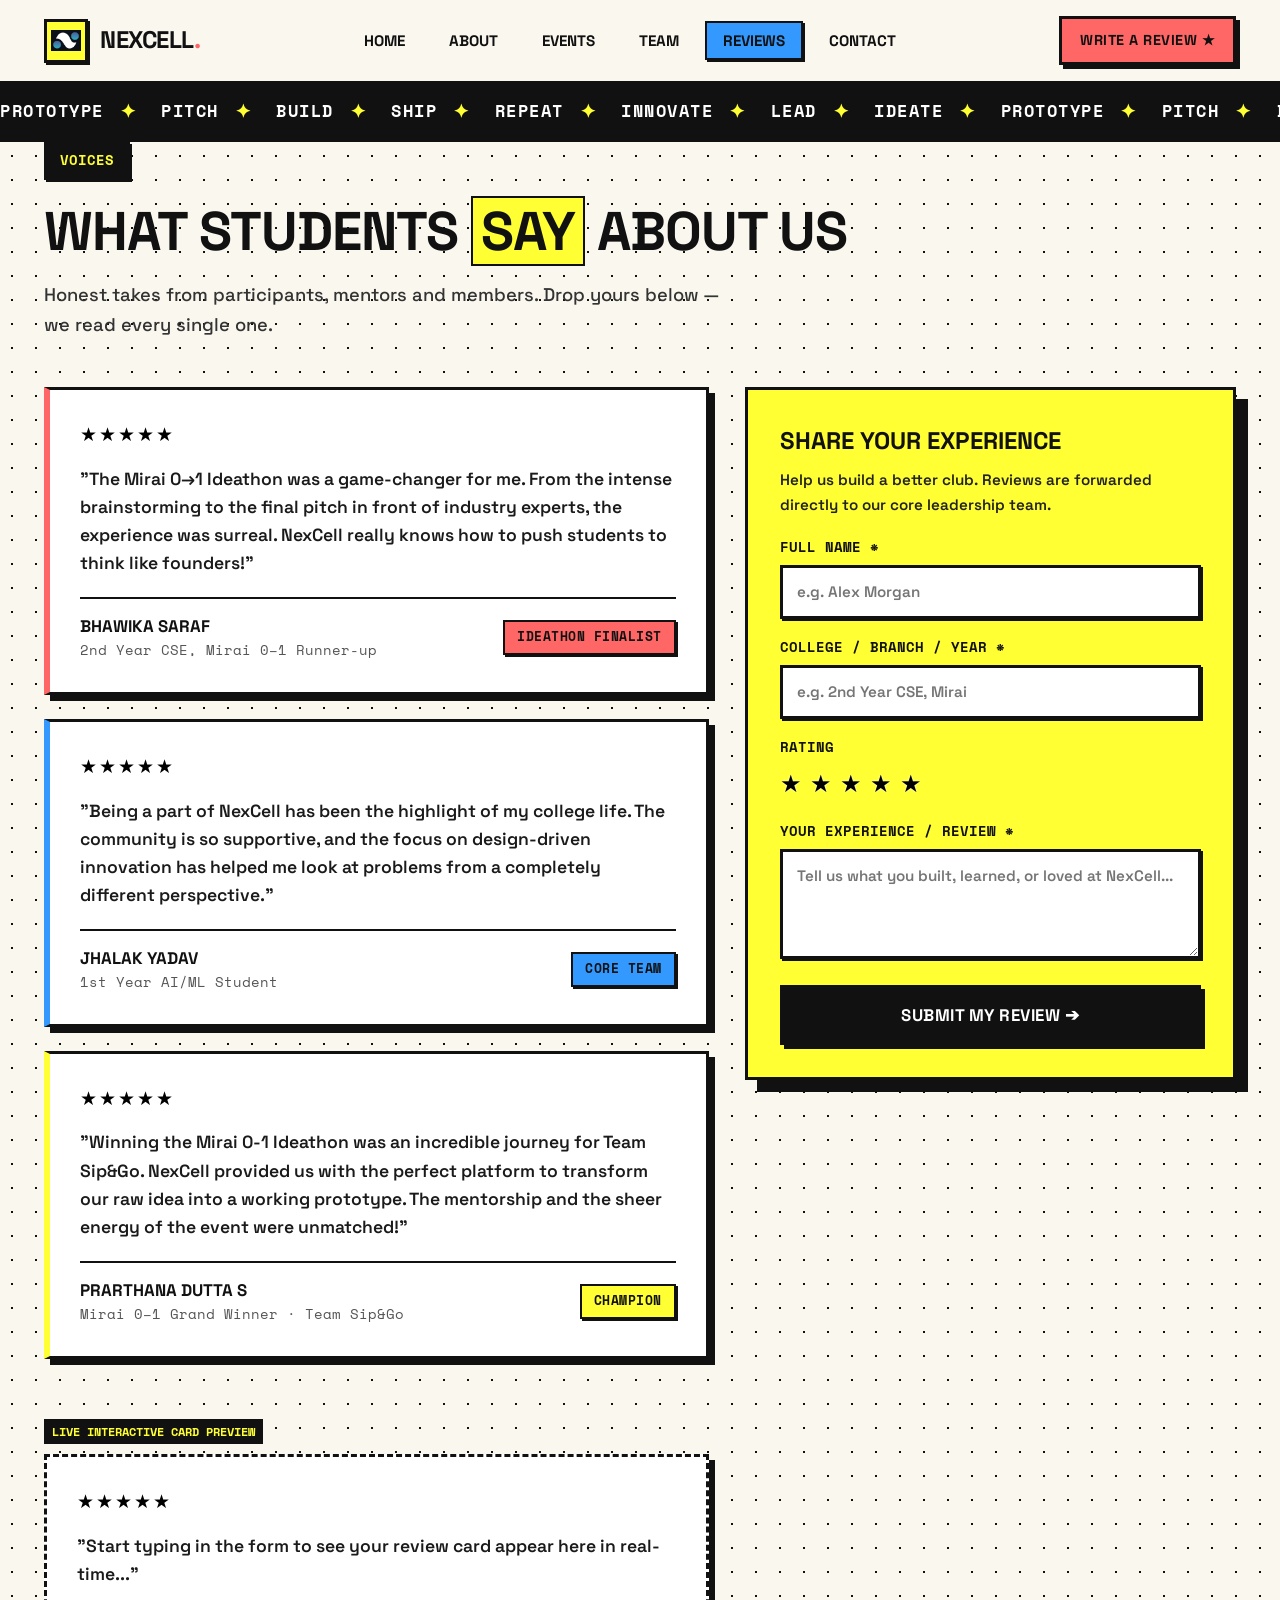
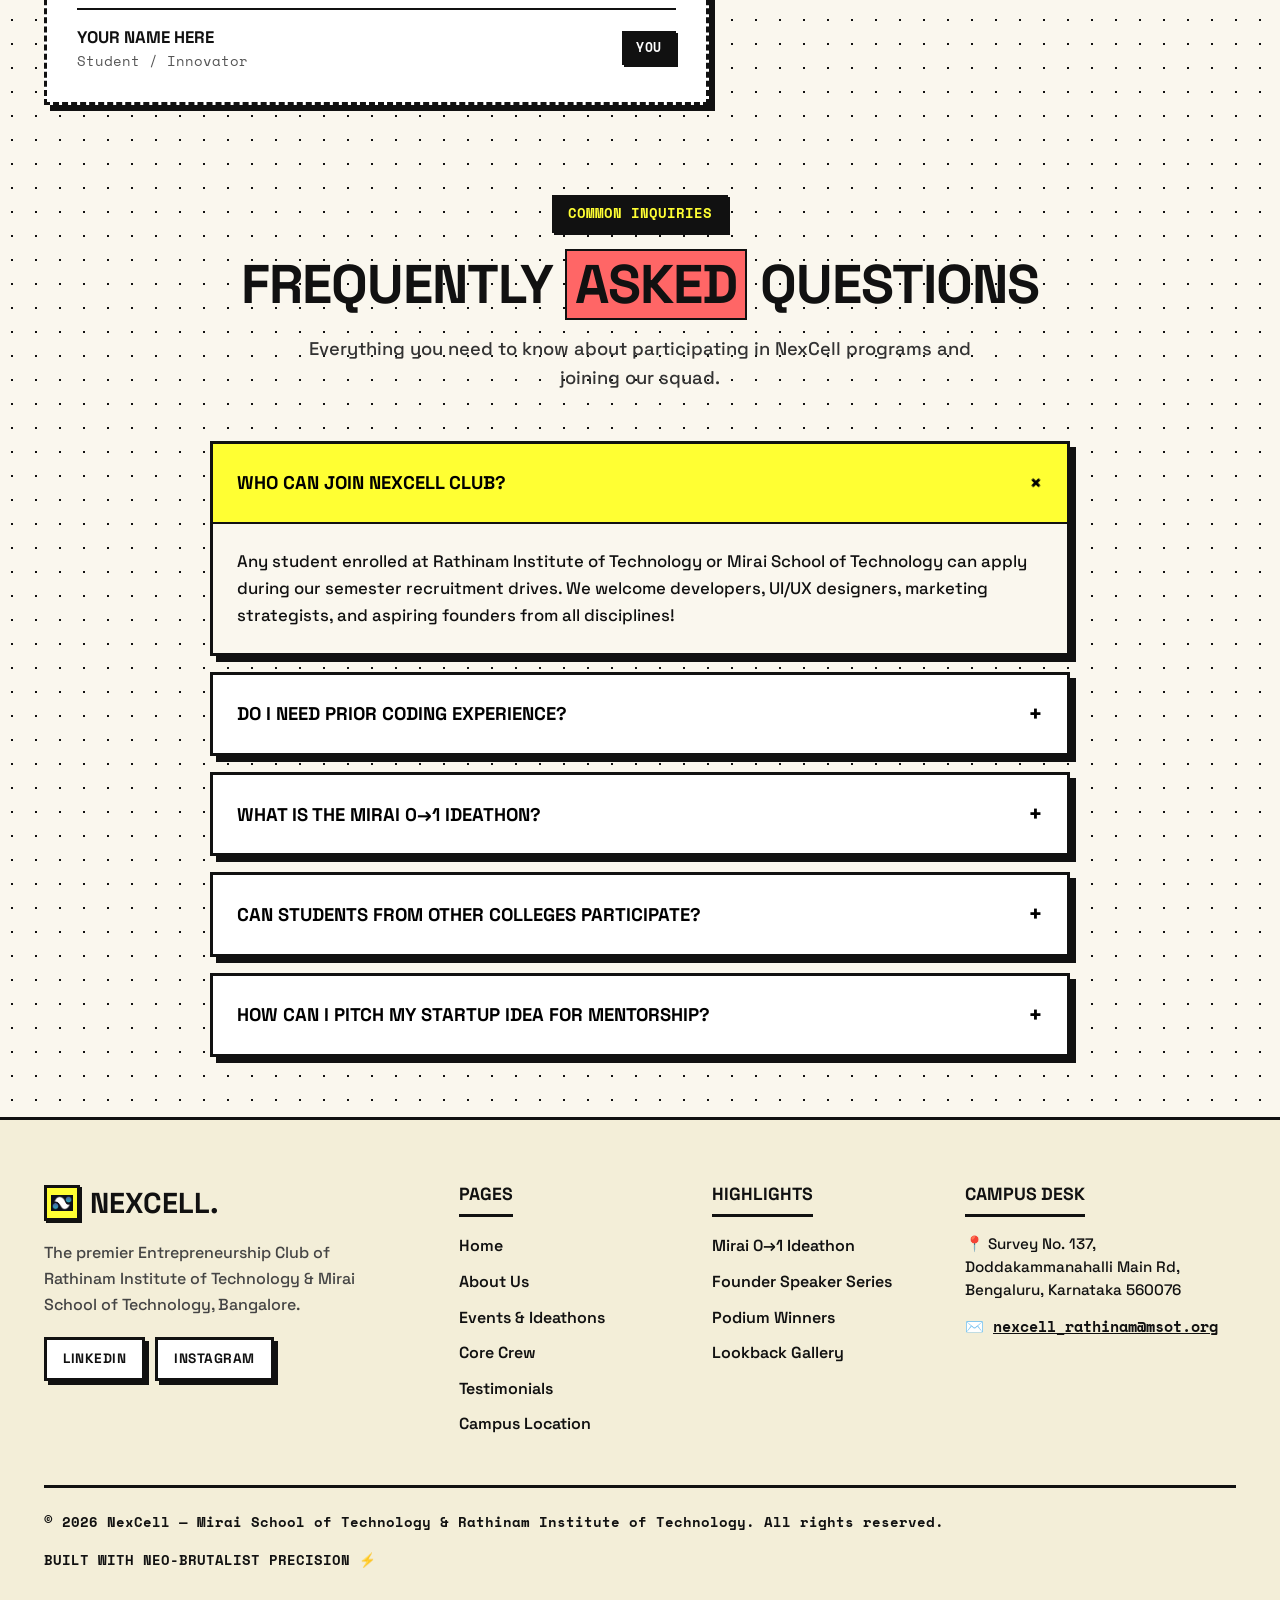
<file: reviews.html>
<!DOCTYPE html>
<html lang="en">
<head>
  <meta charset="UTF-8">
  <meta name="viewport" content="width=device-width, initial-scale=1.0">
  <title>Reviews &amp; Voices — NexCell Club | Rathinam Institute of Technology</title>
  <meta name="description" content="What students, founders, and ideathon participants say about NexCell Club at Mirai School of Technology.">
  <link rel="icon" type="image/png" href="images/logo.png">
  <link rel="stylesheet" href="css/style.css">
</head>
<body>

  <!-- ==================== HEADER & NAVBAR ==================== -->
  <header class="site-header">
    <div class="container">
      <nav class="navbar" aria-label="Main Navigation">
        <a href="index.html" class="nav-brand">
          <div class="nav-logo-box">
            <img src="images/logo.png" alt="NexCell Logo" width="36" height="36">
          </div>
          <div>NEXCELL<span class="dot">.</span></div>
        </a>

        <ul class="nav-links">
          <li><a href="index.html" class="nav-link">Home</a></li>
          <li><a href="about.html" class="nav-link">About</a></li>
          <li><a href="events.html" class="nav-link">Events</a></li>
          <li><a href="team.html" class="nav-link">Team</a></li>
          <li><a href="reviews.html" class="nav-link active">Reviews</a></li>
          <li><a href="contact.html" class="nav-link">Contact</a></li>
        </ul>

        <div class="nav-actions">
          <a href="#submit" class="btn-brutal nav-cta-btn">Write a Review ★</a>
          <button class="mobile-toggle" id="mobileToggle" aria-label="Toggle navigation menu" aria-expanded="false">
            <span></span>
            <span></span>
            <span></span>
          </button>
        </div>
      </nav>
    </div>

    <!-- Mobile Drawer -->
    <div class="mobile-drawer" id="mobileDrawer">
      <ul>
        <li><a href="index.html" class="nav-link">Home</a></li>
        <li><a href="about.html" class="nav-link">About Us</a></li>
        <li><a href="events.html" class="nav-link">Events &amp; Ideathons</a></li>
        <li><a href="team.html" class="nav-link">Builders &amp; Team</a></li>
        <li><a href="reviews.html" class="nav-link active">Student Reviews</a></li>
        <li><a href="contact.html" class="nav-link">Contact &amp; Location</a></li>
      </ul>
    </div>
  </header>

  <!-- ==================== TICKER ==================== -->
  <div class="ticker-banner" aria-hidden="true">
    <div class="ticker-track">
      <div class="ticker-item">PROTOTYPE <span class="ticker-star">✦</span></div>
      <div class="ticker-item">PITCH <span class="ticker-star">✦</span></div>
      <div class="ticker-item">BUILD <span class="ticker-star">✦</span></div>
      <div class="ticker-item">SHIP <span class="ticker-star">✦</span></div>
      <div class="ticker-item">REPEAT <span class="ticker-star">✦</span></div>
      <div class="ticker-item">INNOVATE <span class="ticker-star">✦</span></div>
      <div class="ticker-item">LEAD <span class="ticker-star">✦</span></div>
      <div class="ticker-item">IDEATE <span class="ticker-star">✦</span></div>
      <!-- Loop -->
      <div class="ticker-item">PROTOTYPE <span class="ticker-star">✦</span></div>
      <div class="ticker-item">PITCH <span class="ticker-star">✦</span></div>
      <div class="ticker-item">BUILD <span class="ticker-star">✦</span></div>
      <div class="ticker-item">SHIP <span class="ticker-star">✦</span></div>
      <div class="ticker-item">REPEAT <span class="ticker-star">✦</span></div>
      <div class="ticker-item">INNOVATE <span class="ticker-star">✦</span></div>
      <div class="ticker-item">LEAD <span class="ticker-star">✦</span></div>
      <div class="ticker-item">IDEATE <span class="ticker-star">✦</span></div>
    </div>
  </div>

  <main>
    <section class="hero-section" style="padding-bottom: 30px;">
      <div class="container">
        <div class="section-head">
          <span class="section-tag">Voices</span>
          <h1 class="section-title">WHAT STUDENTS <span class="highlight-yellow">SAY</span> ABOUT US</h1>
          <p class="section-desc">Honest takes from participants, mentors and members. Drop yours below — we read every single one.</p>
        </div>

        <!-- Reviews List & Submission Form Layout -->
        <div class="reviews-layout">
          <!-- Left Column: Testimonial Cards -->
          <div class="reviews-list">
            <!-- Review 1 -->
            <div class="review-card" style="border-left: 6px solid var(--color-red);">
              <div class="review-stars">★★★★★</div>
              <p class="review-quote">
                "The Mirai 0→1 Ideathon was a game-changer for me. From the intense brainstorming to the final pitch in front of industry experts, the experience was surreal. NexCell really knows how to push students to think like founders!"
              </p>
              <div class="review-author-box">
                <div>
                  <div class="review-author-name">Bhawika Saraf</div>
                  <div class="review-author-role">2nd Year CSE, Mirai 0–1 Runner-up</div>
                </div>
                <span class="badge-brutal badge-red">Ideathon Finalist</span>
              </div>
            </div>

            <!-- Review 2 -->
            <div class="review-card" style="border-left: 6px solid var(--color-blue);">
              <div class="review-stars">★★★★★</div>
              <p class="review-quote">
                "Being a part of NexCell has been the highlight of my college life. The community is so supportive, and the focus on design-driven innovation has helped me look at problems from a completely different perspective."
              </p>
              <div class="review-author-box">
                <div>
                  <div class="review-author-name">Jhalak Yadav</div>
                  <div class="review-author-role">1st Year AI/ML Student</div>
                </div>
                <span class="badge-brutal badge-blue">Core Team</span>
              </div>
            </div>

            <!-- Review 3 -->
            <div class="review-card" style="border-left: 6px solid var(--color-yellow);">
              <div class="review-stars">★★★★★</div>
              <p class="review-quote">
                "Winning the Mirai 0-1 Ideathon was an incredible journey for Team Sip&amp;Go. NexCell provided us with the perfect platform to transform our raw idea into a working prototype. The mentorship and the sheer energy of the event were unmatched!"
              </p>
              <div class="review-author-box">
                <div>
                  <div class="review-author-name">Prarthana Dutta S</div>
                  <div class="review-author-role">Mirai 0–1 Grand Winner · Team Sip&amp;Go</div>
                </div>
                <span class="badge-brutal badge-yellow">Champion</span>
              </div>
            </div>

            <!-- Live Preview of User Review -->
            <div style="margin-top: 20px;">
              <span class="preview-badge">LIVE INTERACTIVE CARD PREVIEW</span>
              <div class="review-card" style="background: #fff; border: 3px dashed #111; margin-top: 10px;">
                <div id="previewStars" class="review-stars">★★★★★</div>
                <p id="previewText" class="review-quote">"Start typing in the form to see your review card appear here in real-time..."</p>
                <div class="review-author-box">
                  <div>
                    <div id="previewAuthor" class="review-author-name">Your Name Here</div>
                    <div id="previewRole" class="review-author-role">Student / Innovator</div>
                  </div>
                  <span class="badge-brutal badge-black">You</span>
                </div>
              </div>
            </div>
          </div>

          <!-- Right Column: Form Card -->
          <div id="submit" class="review-form-card">
            <h3>SHARE YOUR EXPERIENCE</h3>
            <p style="font-size: 0.95rem; font-weight: 600; margin-bottom: 20px; color: #222;">
              Help us build a better club. Reviews are forwarded directly to our core leadership team.
            </p>

            <form id="reviewForm" action="https://formspree.io/f/xkoyjypj" method="POST">
              <input type="hidden" id="reviewRating" name="rating" value="5">

              <div class="form-group">
                <label for="reviewName" class="form-label">Full Name *</label>
                <input type="text" id="reviewName" name="name" class="form-input" placeholder="e.g. Alex Morgan" required>
              </div>

              <div class="form-group">
                <label for="reviewRole" class="form-label">College / Branch / Year *</label>
                <input type="text" id="reviewRole" name="role" class="form-input" placeholder="e.g. 2nd Year CSE, Mirai" required>
              </div>

              <div class="form-group">
                <label class="form-label">Rating</label>
                <div class="star-rating-select">
                  <button type="button" class="star-btn selected" data-value="1">★</button>
                  <button type="button" class="star-btn selected" data-value="2">★</button>
                  <button type="button" class="star-btn selected" data-value="3">★</button>
                  <button type="button" class="star-btn selected" data-value="4">★</button>
                  <button type="button" class="star-btn selected" data-value="5">★</button>
                </div>
              </div>

              <div class="form-group">
                <label for="reviewText" class="form-label">Your Experience / Review *</label>
                <textarea id="reviewText" name="message" class="form-textarea" placeholder="Tell us what you built, learned, or loved at NexCell..." required></textarea>
              </div>

              <button type="submit" class="btn-brutal btn-black" style="width: 100%; font-size: 1.05rem;">
                Submit My Review ➔
              </button>
            </form>
          </div>
        </div>
      </div>
    </section>

    <!-- ==================== FAQ ACCORDION ==================== -->
    <section class="faq-section">
      <div class="container">
        <div class="section-head" style="text-align: center;">
          <span class="section-tag">Common Inquiries</span>
          <h2 class="section-title">FREQUENTLY <span class="highlight-red">ASKED</span> QUESTIONS</h2>
          <p class="section-desc" style="margin: 0 auto;">Everything you need to know about participating in NexCell programs and joining our squad.</p>
        </div>

        <div class="faq-list">
          <div class="faq-item is-open">
            <button class="faq-question">
              <span>Who can join NexCell Club?</span>
              <span class="faq-icon">+</span>
            </button>
            <div class="faq-answer">
              Any student enrolled at Rathinam Institute of Technology or Mirai School of Technology can apply during our semester recruitment drives. We welcome developers, UI/UX designers, marketing strategists, and aspiring founders from all disciplines!
            </div>
          </div>

          <div class="faq-item">
            <button class="faq-question">
              <span>Do I need prior coding experience?</span>
              <span class="faq-icon">+</span>
            </button>
            <div class="faq-answer">
              Not at all! Building a startup requires design thinking, business modeling, market research, copywriting, and public speaking just as much as technical execution. Teams are formed with complementary skillsets so everyone contributes.
            </div>
          </div>

          <div class="faq-item">
            <button class="faq-question">
              <span>What is the Mirai 0→1 Ideathon?</span>
              <span class="faq-icon">+</span>
            </button>
            <div class="faq-answer">
              Mirai 0→1 is our annual national flagship ideathon. Over 150+ student innovators tackle real-world problem statements, build working prototypes with AI tooling in 24-48 hours, and defend their business models before a Shark Tank-style panel of venture founders and angel investors.
            </div>
          </div>

          <div class="faq-item">
            <button class="faq-question">
              <span>Can students from other colleges participate?</span>
              <span class="faq-icon">+</span>
            </button>
            <div class="faq-answer">
              Yes! While our weekly core club meetings are on the Bangalore campus, our flagship ideathons, national hackathons, and virtual founder masterclasses are open to students across India.
            </div>
          </div>

          <div class="faq-item">
            <button class="faq-question">
              <span>How can I pitch my startup idea for mentorship?</span>
              <span class="faq-icon">+</span>
            </button>
            <div class="faq-answer">
              You can reach out directly via our contact page or email us at nexcell_rathinam@msot.org. We schedule monthly internal pitch reviews where students receive brutal, constructive feedback on their product and business models.
            </div>
          </div>
        </div>
      </div>
    </section>
  </main>

  <!-- ==================== FOOTER ==================== -->
  <footer class="site-footer">
    <div class="container">
      <div class="footer-grid">
        <div class="footer-brand">
          <div style="display: flex; align-items: center; gap: 10px; margin-bottom: 14px;">
            <div class="nav-logo-box" style="width: 36px; height: 36px;">
              <img src="images/logo.png" alt="NexCell Logo">
            </div>
            <h3 style="margin: 0;">NEXCELL<span class="dot">.</span></h3>
          </div>
          <p>
            The premier Entrepreneurship Club of Rathinam Institute of Technology &amp; Mirai School of Technology, Bangalore.
          </p>
          <div class="footer-social-row">
            <a href="https://www.linkedin.com/company/nexcellclub/" target="_blank" rel="noopener noreferrer" class="btn-brutal btn-sm">LinkedIn</a>
            <a href="https://www.instagram.com/nexcell_mirai?igsh=MTM4enN2YnlpZTUzOA==" target="_blank" rel="noopener noreferrer" class="btn-brutal btn-sm">Instagram</a>
          </div>
        </div>

        <div class="footer-col">
          <h4>Pages</h4>
          <ul class="footer-links">
            <li><a href="index.html">Home</a></li>
            <li><a href="about.html">About Us</a></li>
            <li><a href="events.html">Events &amp; Ideathons</a></li>
            <li><a href="team.html">Core Crew</a></li>
            <li><a href="reviews.html">Testimonials</a></li>
            <li><a href="contact.html">Campus Location</a></li>
          </ul>
        </div>

        <div class="footer-col">
          <h4>Highlights</h4>
          <ul class="footer-links">
            <li><a href="events.html#flagship">Mirai 0→1 Ideathon</a></li>
            <li><a href="events.html#speaker">Founder Speaker Series</a></li>
            <li><a href="events.html#winners">Podium Winners</a></li>
            <li><a href="events.html#gallery">Lookback Gallery</a></li>
          </ul>
        </div>

        <div class="footer-col">
          <h4>Campus Desk</h4>
          <p style="font-size: 0.95rem; margin-bottom: 12px; line-height: 1.5;">
            📍 Survey No. 137, Doddakammanahalli Main Rd, Bengaluru, Karnataka 560076
          </p>
          <p style="font-size: 0.95rem; font-family: var(--font-mono); font-weight: 700;">
            ✉️ <a href="mailto:nexcell_rathinam@msot.org" style="text-decoration: underline;">nexcell_rathinam@msot.org</a>
          </p>
        </div>
      </div>

      <div class="footer-bottom-bar">
        <div>© 2026 NexCell — Mirai School of Technology &amp; Rathinam Institute of Technology. All rights reserved.</div>
        <div>BUILT WITH NEO-BRUTALIST PRECISION ⚡</div>
      </div>
    </div>
  </footer>

  <script src="js/main.js"></script>
</body>
</html>
</file>
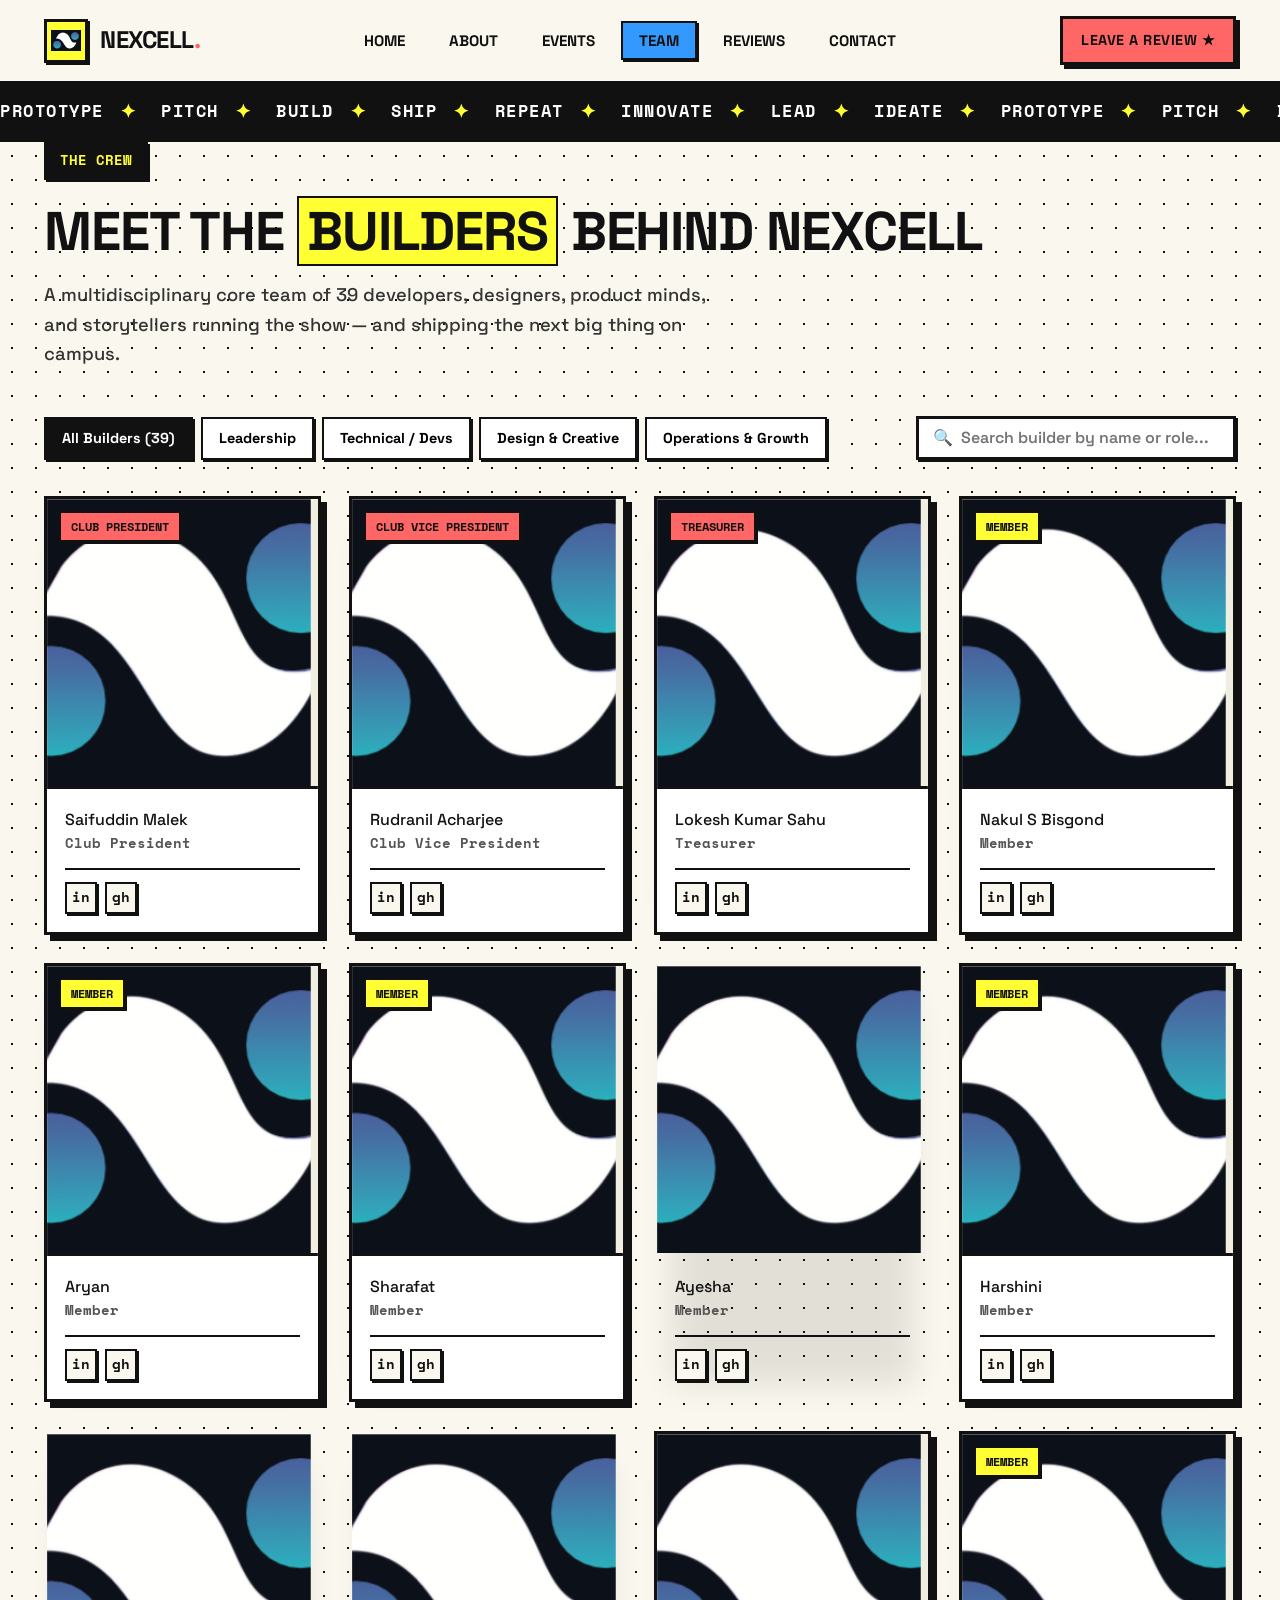
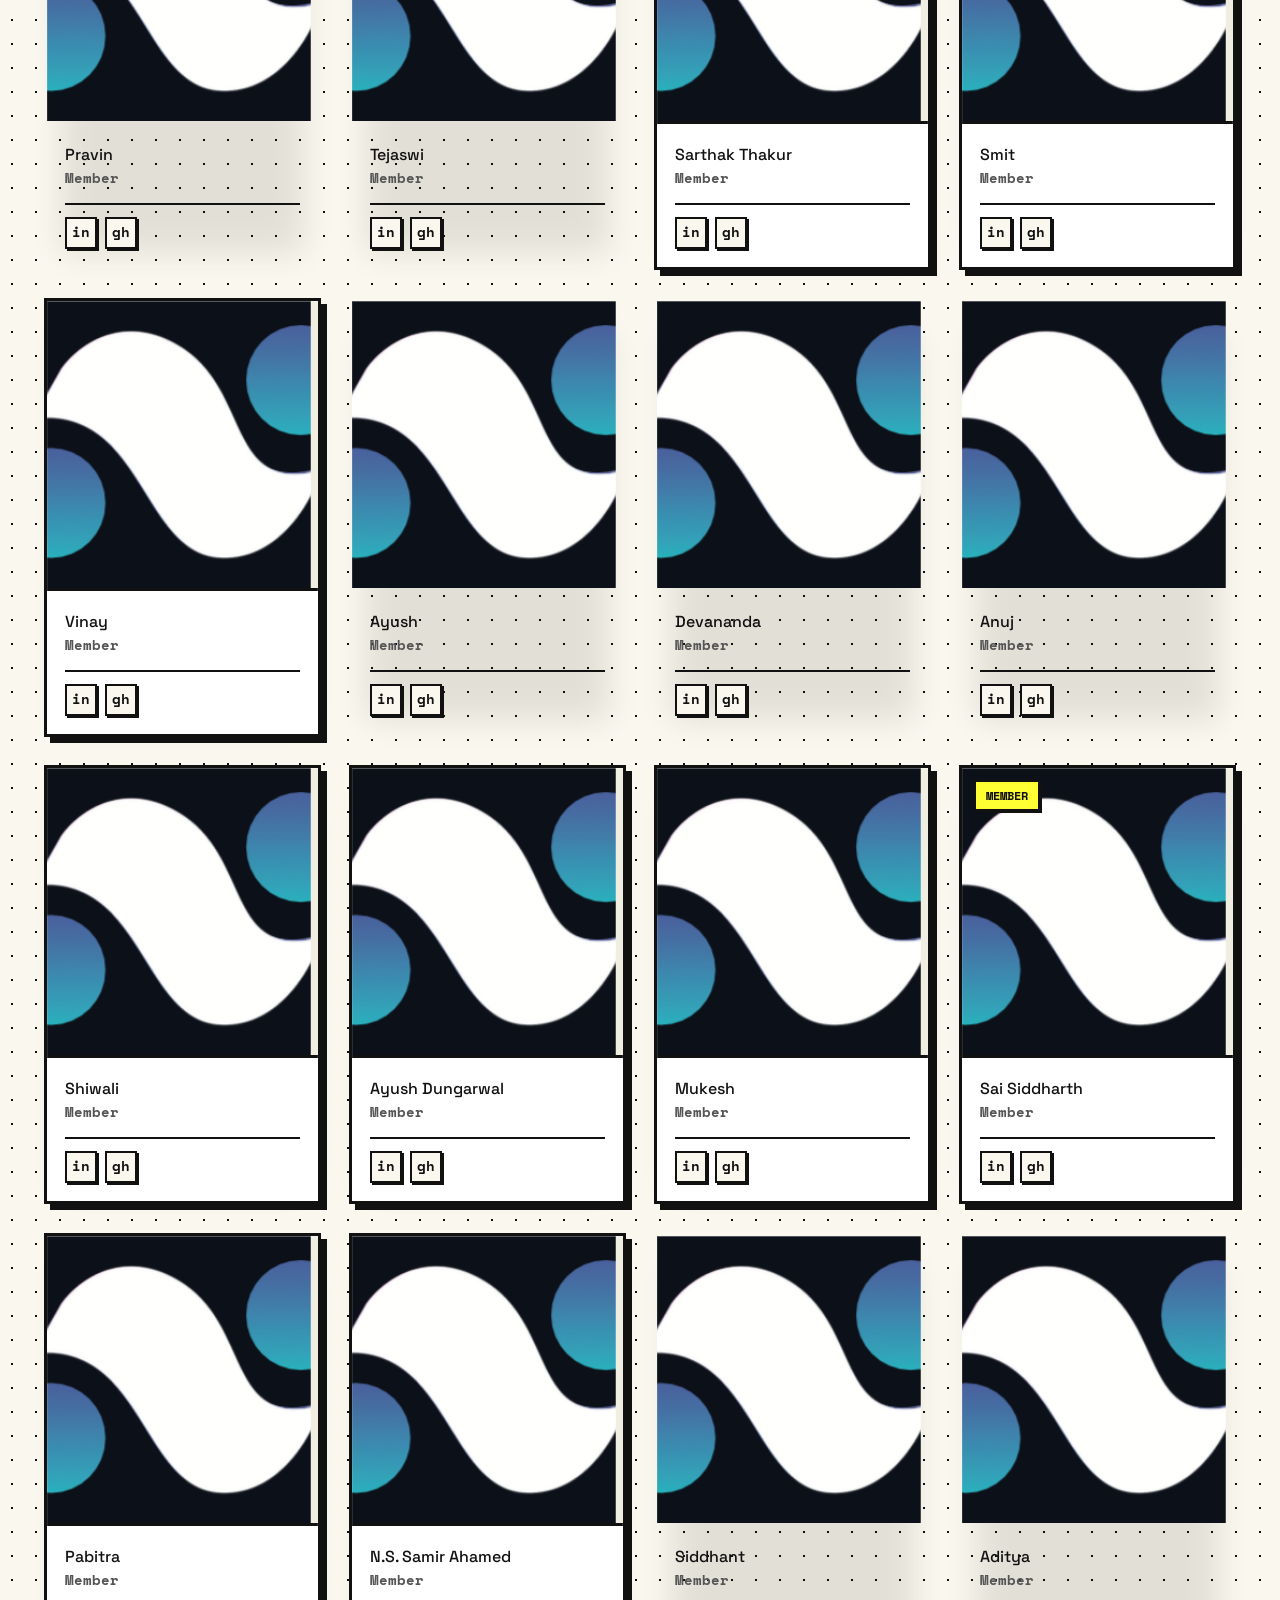
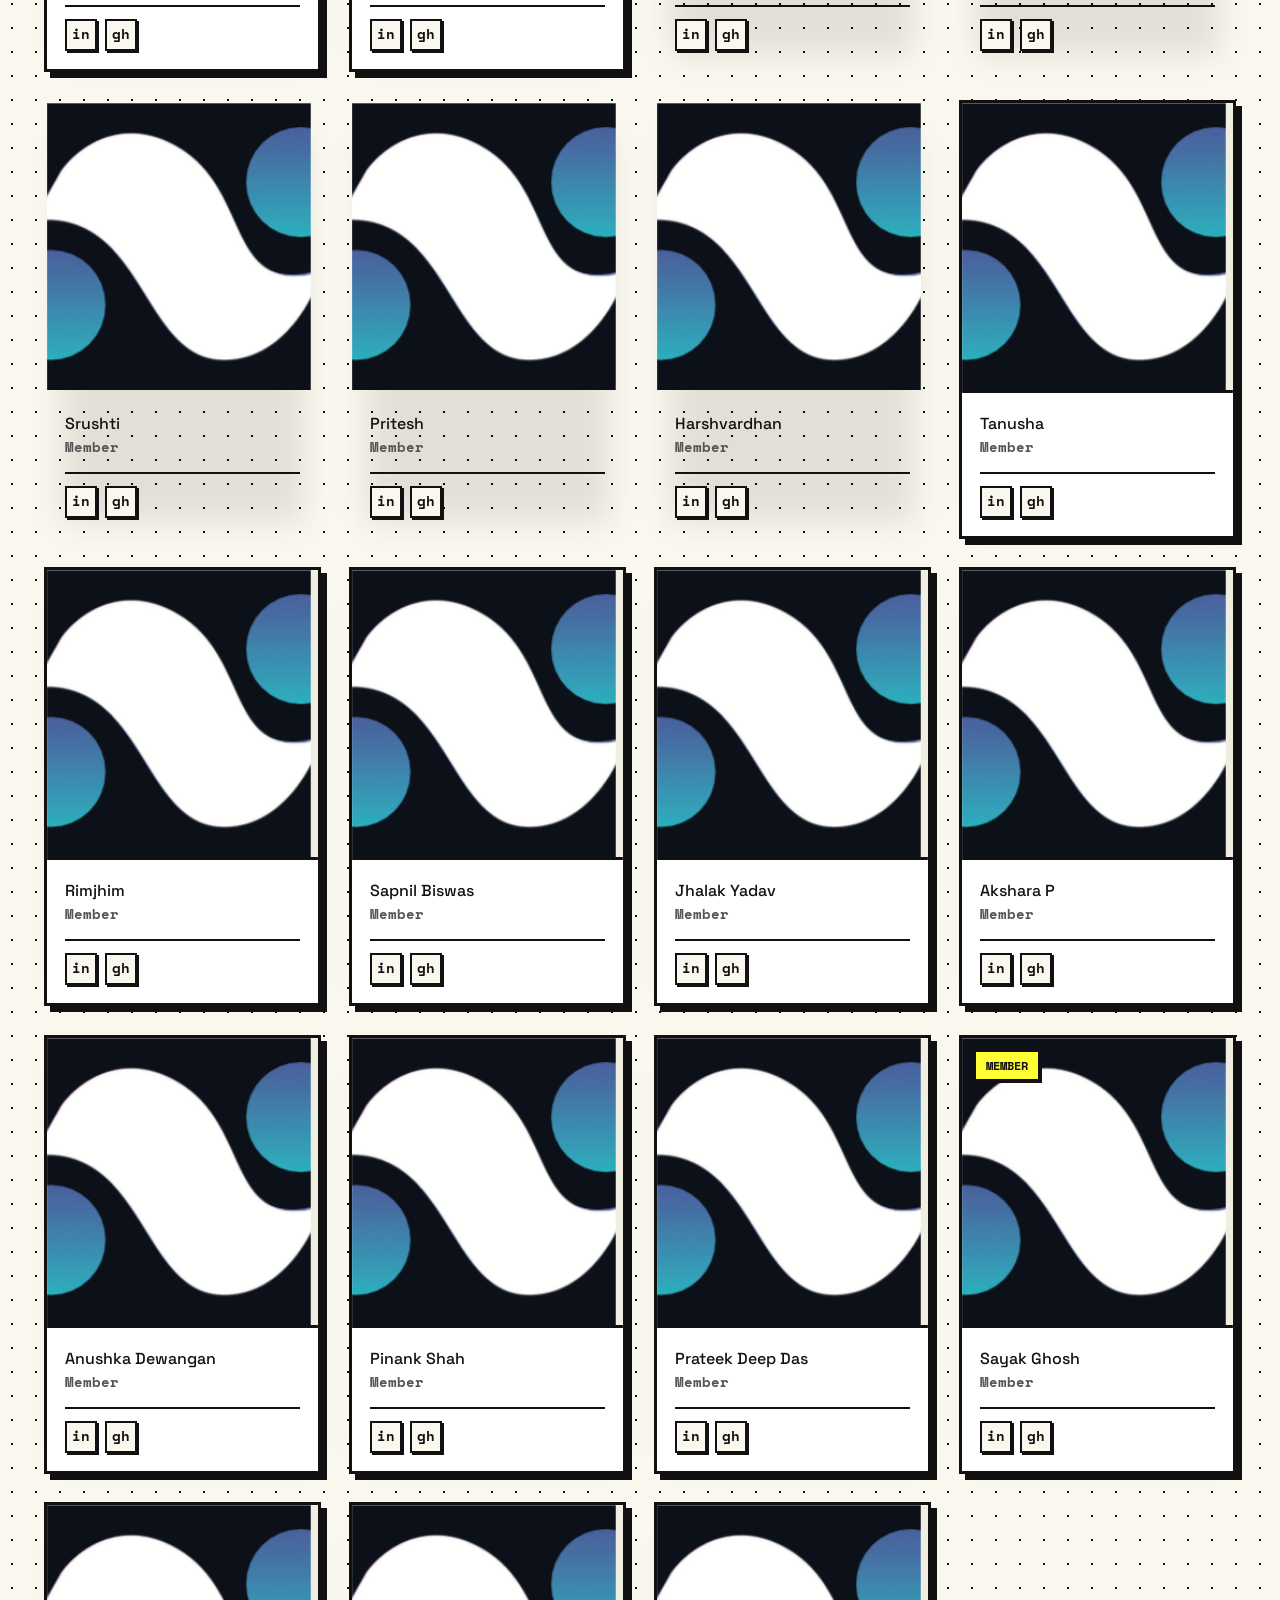
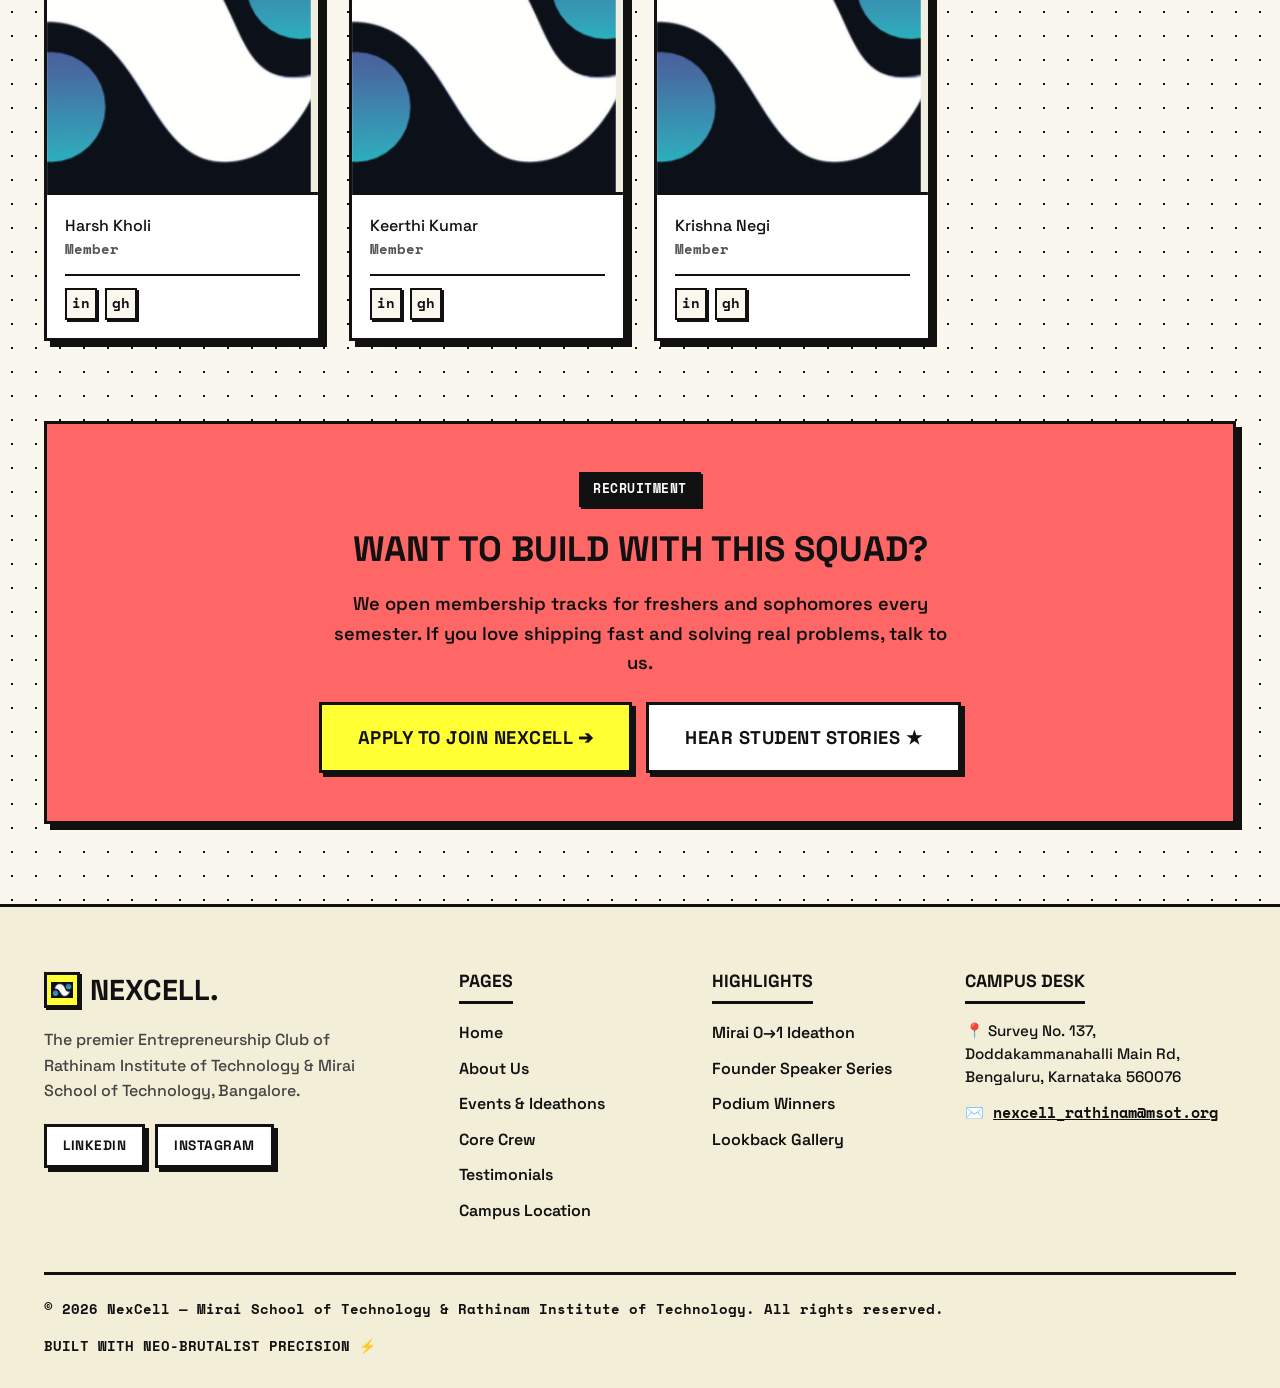
<file: team.html>
<!DOCTYPE html>
<html lang="en">
<head>
  <meta charset="UTF-8">
  <meta name="viewport" content="width=device-width, initial-scale=1.0">
  <title>The Crew — NexCell Club | Rathinam Institute of Technology</title>
  <meta name="description" content="Meet the 39 multidisciplinary builders, developers, designers, and innovators behind NexCell at Mirai School of Technology.">
  <link rel="icon" type="image/png" href="images/logo.png">
  <link rel="stylesheet" href="css/style.css">
</head>
<body>

  <!-- ==================== HEADER & NAVBAR ==================== -->
  <header class="site-header">
    <div class="container">
      <nav class="navbar" aria-label="Main Navigation">
        <a href="index.html" class="nav-brand">
          <div class="nav-logo-box">
            <img src="images/logo.png" alt="NexCell Logo" width="36" height="36">
          </div>
          <div>NEXCELL<span class="dot">.</span></div>
        </a>

        <ul class="nav-links">
          <li><a href="index.html" class="nav-link">Home</a></li>
          <li><a href="about.html" class="nav-link">About</a></li>
          <li><a href="events.html" class="nav-link">Events</a></li>
          <li><a href="team.html" class="nav-link active">Team</a></li>
          <li><a href="reviews.html" class="nav-link">Reviews</a></li>
          <li><a href="contact.html" class="nav-link">Contact</a></li>
        </ul>

        <div class="nav-actions">
          <a href="reviews.html" class="btn-brutal nav-cta-btn">Leave a Review ★</a>
          <button class="mobile-toggle" id="mobileToggle" aria-label="Toggle navigation menu" aria-expanded="false">
            <span></span>
            <span></span>
            <span></span>
          </button>
        </div>
      </nav>
    </div>

    <!-- Mobile Drawer -->
    <div class="mobile-drawer" id="mobileDrawer">
      <ul>
        <li><a href="index.html" class="nav-link">Home</a></li>
        <li><a href="about.html" class="nav-link">About Us</a></li>
        <li><a href="events.html" class="nav-link">Events &amp; Ideathons</a></li>
        <li><a href="team.html" class="nav-link active">Builders &amp; Team</a></li>
        <li><a href="reviews.html" class="nav-link">Student Reviews</a></li>
        <li><a href="contact.html" class="nav-link">Contact &amp; Location</a></li>
      </ul>
    </div>
  </header>

  <!-- ==================== TICKER ==================== -->
  <div class="ticker-banner" aria-hidden="true">
    <div class="ticker-track">
      <div class="ticker-item">PROTOTYPE <span class="ticker-star">✦</span></div>
      <div class="ticker-item">PITCH <span class="ticker-star">✦</span></div>
      <div class="ticker-item">BUILD <span class="ticker-star">✦</span></div>
      <div class="ticker-item">SHIP <span class="ticker-star">✦</span></div>
      <div class="ticker-item">REPEAT <span class="ticker-star">✦</span></div>
      <div class="ticker-item">INNOVATE <span class="ticker-star">✦</span></div>
      <div class="ticker-item">LEAD <span class="ticker-star">✦</span></div>
      <div class="ticker-item">IDEATE <span class="ticker-star">✦</span></div>
      <!-- Loop -->
      <div class="ticker-item">PROTOTYPE <span class="ticker-star">✦</span></div>
      <div class="ticker-item">PITCH <span class="ticker-star">✦</span></div>
      <div class="ticker-item">BUILD <span class="ticker-star">✦</span></div>
      <div class="ticker-item">SHIP <span class="ticker-star">✦</span></div>
      <div class="ticker-item">REPEAT <span class="ticker-star">✦</span></div>
      <div class="ticker-item">INNOVATE <span class="ticker-star">✦</span></div>
      <div class="ticker-item">LEAD <span class="ticker-star">✦</span></div>
      <div class="ticker-item">IDEATE <span class="ticker-star">✦</span></div>
    </div>
  </div>

  <main>
    <section class="hero-section" style="padding-bottom: 20px;">
      <div class="container">
        <div class="section-head">
          <span class="section-tag">The Crew</span>
          <h1 class="section-title">MEET THE <span class="highlight-yellow">BUILDERS</span> BEHIND NEXCELL</h1>
          <p class="section-desc">
            A multidisciplinary core team of 39 developers, designers, product minds, and storytellers running the show — and shipping the next big thing on campus.
          </p>
        </div>

        <!-- Filter & Search Controls -->
        <div class="team-controls">
          <div class="team-filters">
            <button class="filter-btn active" data-filter="all">All Builders (39)</button>
            <button class="filter-btn" data-filter="leadership">Leadership</button>
            <button class="filter-btn" data-filter="tech">Technical / Devs</button>
            <button class="filter-btn" data-filter="creative">Design &amp; Creative</button>
            <button class="filter-btn" data-filter="growth">Operations &amp; Growth</button>
          </div>

          <div class="team-search-box">
            <span style="margin-right: 8px;">🔍</span>
            <input type="text" id="teamSearch" placeholder="Search builder by name or role...">
          </div>
        </div>

        <!-- 39 Member Cards Grid -->
        <div class="team-grid">

        <div class="team-card leadership" data-category="leadership">
          <span class="team-card-badge badge-red">Club President</span>
          <div class="team-photo-wrap">
            <img src="https://i.ibb.co/kY4m8FZ/saifu.jpg" alt="Saifuddin Malek - NexCell" loading="lazy" width="280" height="320" onerror="this.src='images/logo.png'">
          </div>
          <div class="team-info">
            <div>
              <div class="team-name">Saifuddin Malek</div>
              <div class="team-role">Club President</div>
            </div>
            <div class="team-social-links">
              <a href="https://www.linkedin.com/in/saifuddin-malek/" target="_blank" rel="noopener noreferrer" class="social-icon-btn" aria-label="LinkedIn">in</a><a href="https://github.com/SaifuddinM23" target="_blank" rel="noopener noreferrer" class="social-icon-btn" aria-label="GitHub">gh</a>
            </div>
          </div>
        </div>

        <div class="team-card leadership" data-category="leadership">
          <span class="team-card-badge badge-red">Club Vice President</span>
          <div class="team-photo-wrap">
            <img src="https://i.ibb.co/d4Rf39S8/rudra.jpg" alt="Rudranil Acharjee - NexCell" loading="lazy" width="280" height="320" onerror="this.src='images/logo.png'">
          </div>
          <div class="team-info">
            <div>
              <div class="team-name">Rudranil Acharjee</div>
              <div class="team-role">Club Vice President</div>
            </div>
            <div class="team-social-links">
              <a href="https://www.linkedin.com/in/rudranil-acharjee-30472b376/" target="_blank" rel="noopener noreferrer" class="social-icon-btn" aria-label="LinkedIn">in</a><a href="https://github.com/Rudranil6969" target="_blank" rel="noopener noreferrer" class="social-icon-btn" aria-label="GitHub">gh</a>
            </div>
          </div>
        </div>

        <div class="team-card leadership" data-category="leadership">
          <span class="team-card-badge badge-red">Treasurer</span>
          <div class="team-photo-wrap">
            <img src="https://i.ibb.co/HfhgNpbN/Lokesh.jpg" alt="Lokesh Kumar Sahu - NexCell" loading="lazy" width="280" height="320" onerror="this.src='images/logo.png'">
          </div>
          <div class="team-info">
            <div>
              <div class="team-name">Lokesh Kumar Sahu</div>
              <div class="team-role">Treasurer</div>
            </div>
            <div class="team-social-links">
              <a href="https://www.linkedin.com/in/lokesh-kumar-sahu-2804cg/" target="_blank" rel="noopener noreferrer" class="social-icon-btn" aria-label="LinkedIn">in</a><a href="https://github.com/lokeshsahu2804-korba" target="_blank" rel="noopener noreferrer" class="social-icon-btn" aria-label="GitHub">gh</a>
            </div>
          </div>
        </div>

        <div class="team-card tech" data-category="tech">
          <span class="team-card-badge badge-yellow">Member</span>
          <div class="team-photo-wrap">
            <img src="https://i.ibb.co/hxg3tgTz/Professional-Image.png" alt="Nakul S Bisgond - NexCell" loading="lazy" width="280" height="320" onerror="this.src='images/logo.png'">
          </div>
          <div class="team-info">
            <div>
              <div class="team-name">Nakul S Bisgond</div>
              <div class="team-role">Member</div>
            </div>
            <div class="team-social-links">
              <a href="https://www.linkedin.com/in/nakul-s-bisgond/" target="_blank" rel="noopener noreferrer" class="social-icon-btn" aria-label="LinkedIn">in</a><a href="https://github.com/nakul-git139/" target="_blank" rel="noopener noreferrer" class="social-icon-btn" aria-label="GitHub">gh</a>
            </div>
          </div>
        </div>

        <div class="team-card tech" data-category="tech">
          <span class="team-card-badge badge-yellow">Member</span>
          <div class="team-photo-wrap">
            <img src="https://i.ibb.co/4ZDhS282/Whats-App-Image-2026-10-18-at-22-49-19.jpg" alt="Aryan - NexCell" loading="lazy" width="280" height="320" onerror="this.src='images/logo.png'">
          </div>
          <div class="team-info">
            <div>
              <div class="team-name">Aryan</div>
              <div class="team-role">Member</div>
            </div>
            <div class="team-social-links">
              <a href="https://www.linkedin.com/in/aryan-kadam-283571381" target="_blank" rel="noopener noreferrer" class="social-icon-btn" aria-label="LinkedIn">in</a><a href="https://github.com/AryanKadam0007" target="_blank" rel="noopener noreferrer" class="social-icon-btn" aria-label="GitHub">gh</a>
            </div>
          </div>
        </div>

        <div class="team-card growth" data-category="growth">
          <span class="team-card-badge badge-black">Member</span>
          <div class="team-photo-wrap">
            <img src="https://i.ibb.co/Hpx1xjSB/Whats-App-Image-2026-07-13-at-13-11-20.jpg" alt="Sharafat - NexCell" loading="lazy" width="280" height="320" onerror="this.src='images/logo.png'">
          </div>
          <div class="team-info">
            <div>
              <div class="team-name">Sharafat</div>
              <div class="team-role">Member</div>
            </div>
            <div class="team-social-links">
              <a href="https://www.linkedin.com/in/sharafat-gulzar-075549372?utm_source=share_via&utm_content=profile&utm_medium=member_ios" target="_blank" rel="noopener noreferrer" class="social-icon-btn" aria-label="LinkedIn">in</a><a href="https://github.com/bhatf8910-crypto" target="_blank" rel="noopener noreferrer" class="social-icon-btn" aria-label="GitHub">gh</a>
            </div>
          </div>
        </div>

        <div class="team-card creative" data-category="creative">
          <span class="team-card-badge badge-blue">Member</span>
          <div class="team-photo-wrap">
            <img src="https://i.ibb.co/hxMpNWJ4/Whats-App-Image-2026-07-13-at-13-14-16.jpg" alt="Ayesha - NexCell" loading="lazy" width="280" height="320" onerror="this.src='images/logo.png'">
          </div>
          <div class="team-info">
            <div>
              <div class="team-name">Ayesha</div>
              <div class="team-role">Member</div>
            </div>
            <div class="team-social-links">
              <a href="https://www.linkedin.com/in/ayesha-siddiqua-3b695a378/" target="_blank" rel="noopener noreferrer" class="social-icon-btn" aria-label="LinkedIn">in</a><a href="https://github.com/ayeshaseddiqua7786-lab" target="_blank" rel="noopener noreferrer" class="social-icon-btn" aria-label="GitHub">gh</a>
            </div>
          </div>
        </div>

        <div class="team-card creative" data-category="creative">
          <span class="team-card-badge badge-blue">Member</span>
          <div class="team-photo-wrap">
            <img src="https://i.ibb.co/nyFjZpy/Whats-App-Image-2026-07-13-at-13-13-58.jpg" alt="Harshini - NexCell" loading="lazy" width="280" height="320" onerror="this.src='images/logo.png'">
          </div>
          <div class="team-info">
            <div>
              <div class="team-name">Harshini</div>
              <div class="team-role">Member</div>
            </div>
            <div class="team-social-links">
              <a href="https://www.linkedin.com/in/harshini-havanur-69b6583b9/" target="_blank" rel="noopener noreferrer" class="social-icon-btn" aria-label="LinkedIn">in</a><a href="https://github.com/harshiniiiiiii" target="_blank" rel="noopener noreferrer" class="social-icon-btn" aria-label="GitHub">gh</a>
            </div>
          </div>
        </div>

        <div class="team-card growth" data-category="growth">
          <span class="team-card-badge badge-black">Member</span>
          <div class="team-photo-wrap">
            <img src="https://i.ibb.co/608SGYxG/Whats-App-Image-2026-10-18-at-23-04-27.jpg" alt="Pravin - NexCell" loading="lazy" width="280" height="320" onerror="this.src='images/logo.png'">
          </div>
          <div class="team-info">
            <div>
              <div class="team-name">Pravin</div>
              <div class="team-role">Member</div>
            </div>
            <div class="team-social-links">
              <a href="https://www.linkedin.com/in/ghodakepravin154-gmail-com/" target="_blank" rel="noopener noreferrer" class="social-icon-btn" aria-label="LinkedIn">in</a><a href="https://github.com/Pravinghodake153" target="_blank" rel="noopener noreferrer" class="social-icon-btn" aria-label="GitHub">gh</a>
            </div>
          </div>
        </div>

        <div class="team-card growth" data-category="growth">
          <span class="team-card-badge badge-black">Member</span>
          <div class="team-photo-wrap">
            <img src="https://i.ibb.co/k2zWtxvy/IMG-20260825-124627.jpg" alt="Tejaswi - NexCell" loading="lazy" width="280" height="320" onerror="this.src='images/logo.png'">
          </div>
          <div class="team-info">
            <div>
              <div class="team-name">Tejaswi</div>
              <div class="team-role">Member</div>
            </div>
            <div class="team-social-links">
              <a href="https://www.linkedin.com/in/tejaswi-verma-393736381/" target="_blank" rel="noopener noreferrer" class="social-icon-btn" aria-label="LinkedIn">in</a><a href="https://github.com/tejaswiverma121-byte" target="_blank" rel="noopener noreferrer" class="social-icon-btn" aria-label="GitHub">gh</a>
            </div>
          </div>
        </div>

        <div class="team-card tech" data-category="tech">
          <span class="team-card-badge badge-yellow">Member</span>
          <div class="team-photo-wrap">
            <img src="https://i.ibb.co/JFK1MfZP/Whats-App-Image-2026-07-13-at-15-44-30.jpg" alt="Sarthak Thakur - NexCell" loading="lazy" width="280" height="320" onerror="this.src='images/logo.png'">
          </div>
          <div class="team-info">
            <div>
              <div class="team-name">Sarthak Thakur</div>
              <div class="team-role">Member</div>
            </div>
            <div class="team-social-links">
              <a href="https://www.linkedin.com/in/thakursarthak/" target="_blank" rel="noopener noreferrer" class="social-icon-btn" aria-label="LinkedIn">in</a><a href="https://github.com/sarthakt7111-cell" target="_blank" rel="noopener noreferrer" class="social-icon-btn" aria-label="GitHub">gh</a>
            </div>
          </div>
        </div>

        <div class="team-card tech" data-category="tech">
          <span class="team-card-badge badge-yellow">Member</span>
          <div class="team-photo-wrap">
            <img src="https://i.ibb.co/pBcxcj23/66-C653-B0-A2-B0-453-D-B12-E-F8793-B1-B65-BE.jpg" alt="Smit - NexCell" loading="lazy" width="280" height="320" onerror="this.src='images/logo.png'">
          </div>
          <div class="team-info">
            <div>
              <div class="team-name">Smit</div>
              <div class="team-role">Member</div>
            </div>
            <div class="team-social-links">
              <a href="https://www.linkedin.com/in/smit-khadatkar-a77538308/" target="_blank" rel="noopener noreferrer" class="social-icon-btn" aria-label="LinkedIn">in</a><a href="https://github.com/smitkhadatkar123-rgb" target="_blank" rel="noopener noreferrer" class="social-icon-btn" aria-label="GitHub">gh</a>
            </div>
          </div>
        </div>

        <div class="team-card tech" data-category="tech">
          <span class="team-card-badge badge-yellow">Member</span>
          <div class="team-photo-wrap">
            <img src="https://i.ibb.co/TqHsBphX/Whats-App-Image-2026-07-13-at-15-38-57.jpg" alt="Vinay - NexCell" loading="lazy" width="280" height="320" onerror="this.src='images/logo.png'">
          </div>
          <div class="team-info">
            <div>
              <div class="team-name">Vinay</div>
              <div class="team-role">Member</div>
            </div>
            <div class="team-social-links">
              <a href="https://www.linkedin.com/in/vinay-raj-285305389/" target="_blank" rel="noopener noreferrer" class="social-icon-btn" aria-label="LinkedIn">in</a><a href="https://github.com/uservinay777-space" target="_blank" rel="noopener noreferrer" class="social-icon-btn" aria-label="GitHub">gh</a>
            </div>
          </div>
        </div>

        <div class="team-card tech" data-category="tech">
          <span class="team-card-badge badge-yellow">Member</span>
          <div class="team-photo-wrap">
            <img src="https://i.ibb.co/WvyNGdXG/Whats-App-Image-2026-10-20-at-00-28-54.jpg" alt="Ayush - NexCell" loading="lazy" width="280" height="320" onerror="this.src='images/logo.png'">
          </div>
          <div class="team-info">
            <div>
              <div class="team-name">Ayush</div>
              <div class="team-role">Member</div>
            </div>
            <div class="team-social-links">
              <a href="https://www.linkedin.com/in/ayush-kumar-mishra-088679381/" target="_blank" rel="noopener noreferrer" class="social-icon-btn" aria-label="LinkedIn">in</a><a href="https://github.com/AyushKumarMishra123" target="_blank" rel="noopener noreferrer" class="social-icon-btn" aria-label="GitHub">gh</a>
            </div>
          </div>
        </div>

        <div class="team-card growth" data-category="growth">
          <span class="team-card-badge badge-black">Member</span>
          <div class="team-photo-wrap">
            <img src="https://i.ibb.co/HTpwHNgw/Whats-App-Image-2026-10-18-at-19-47-43.jpg" alt="Devananda - NexCell" loading="lazy" width="280" height="320" onerror="this.src='images/logo.png'">
          </div>
          <div class="team-info">
            <div>
              <div class="team-name">Devananda</div>
              <div class="team-role">Member</div>
            </div>
            <div class="team-social-links">
              <a href="https://www.linkedin.com/in/devananda-s-681b22421?utm_source=share_via&utm_content=profile&utm_medium=member_android" target="_blank" rel="noopener noreferrer" class="social-icon-btn" aria-label="LinkedIn">in</a><a href="https://github.com/sarah-26-bit" target="_blank" rel="noopener noreferrer" class="social-icon-btn" aria-label="GitHub">gh</a>
            </div>
          </div>
        </div>

        <div class="team-card growth" data-category="growth">
          <span class="team-card-badge badge-black">Member</span>
          <div class="team-photo-wrap">
            <img src="https://i.ibb.co/DDQL8qPN/Whats-App-Image-2026-10-18-at-23-08-48.jpg" alt="Anuj - NexCell" loading="lazy" width="280" height="320" onerror="this.src='images/logo.png'">
          </div>
          <div class="team-info">
            <div>
              <div class="team-name">Anuj</div>
              <div class="team-role">Member</div>
            </div>
            <div class="team-social-links">
              <a href="https://www.linkedin.com/in/anuj-chavan-99a28b412" target="_blank" rel="noopener noreferrer" class="social-icon-btn" aria-label="LinkedIn">in</a><a href="https://github.com/anujschavan007-spec" target="_blank" rel="noopener noreferrer" class="social-icon-btn" aria-label="GitHub">gh</a>
            </div>
          </div>
        </div>

        <div class="team-card creative" data-category="creative">
          <span class="team-card-badge badge-blue">Member</span>
          <div class="team-photo-wrap">
            <img src="https://i.ibb.co/3yG42bgB/file-00000000e09481fab74153c75d366d06.png" alt="Shiwali - NexCell" loading="lazy" width="280" height="320" onerror="this.src='images/logo.png'">
          </div>
          <div class="team-info">
            <div>
              <div class="team-name">Shiwali</div>
              <div class="team-role">Member</div>
            </div>
            <div class="team-social-links">
              <a href="https://www.linkedin.com/in/shiwali-gupta-351980364?utm_source=share_via&utm_content=profile&utm_medium=member_android" target="_blank" rel="noopener noreferrer" class="social-icon-btn" aria-label="LinkedIn">in</a><a href="https://github.com/ShiwaliGupta11" target="_blank" rel="noopener noreferrer" class="social-icon-btn" aria-label="GitHub">gh</a>
            </div>
          </div>
        </div>

        <div class="team-card tech" data-category="tech">
          <span class="team-card-badge badge-yellow">Member</span>
          <div class="team-photo-wrap">
            <img src="https://i.ibb.co/ynHs5n0S/Whats-App-Image-2026-10-18-at-23-38-48.jpg" alt="Ayush Dungarwal - NexCell" loading="lazy" width="280" height="320" onerror="this.src='images/logo.png'">
          </div>
          <div class="team-info">
            <div>
              <div class="team-name">Ayush Dungarwal</div>
              <div class="team-role">Member</div>
            </div>
            <div class="team-social-links">
              <a href="https://www.linkedin.com/in/ayush-dungarwal-93646b360/" target="_blank" rel="noopener noreferrer" class="social-icon-btn" aria-label="LinkedIn">in</a><a href="https://github.com/ayushbuilds-code" target="_blank" rel="noopener noreferrer" class="social-icon-btn" aria-label="GitHub">gh</a>
            </div>
          </div>
        </div>

        <div class="team-card growth" data-category="growth">
          <span class="team-card-badge badge-black">Member</span>
          <div class="team-photo-wrap">
            <img src="https://i.ibb.co/6RkXxFNv/Picsart-26-10-19-12-57-28-565.jpg" alt="Mukesh - NexCell" loading="lazy" width="280" height="320" onerror="this.src='images/logo.png'">
          </div>
          <div class="team-info">
            <div>
              <div class="team-name">Mukesh</div>
              <div class="team-role">Member</div>
            </div>
            <div class="team-social-links">
              <a href="https://www.linkedin.com/in/mukesh-kumar-06485222a?utm_source=share_via&utm_content=profile&utm_medium=member_android" target="_blank" rel="noopener noreferrer" class="social-icon-btn" aria-label="LinkedIn">in</a><a href="https://github.com/itsrockmukesh" target="_blank" rel="noopener noreferrer" class="social-icon-btn" aria-label="GitHub">gh</a>
            </div>
          </div>
        </div>

        <div class="team-card growth" data-category="growth">
          <span class="team-card-badge badge-black">Member</span>
          <div class="team-photo-wrap">
            <img src="https://i.ibb.co/r2Dmz59C/Whats-App-Image-2026-10-18-at-21-39-13.jpg" alt="Sai Siddharth - NexCell" loading="lazy" width="280" height="320" onerror="this.src='images/logo.png'">
          </div>
          <div class="team-info">
            <div>
              <div class="team-name">Sai Siddharth</div>
              <div class="team-role">Member</div>
            </div>
            <div class="team-social-links">
              <a href="https://www.linkedin.com/in/sai-siddarth-463a51400?utm_source=share_via&utm_content=profile&utm_medium=member_android" target="_blank" rel="noopener noreferrer" class="social-icon-btn" aria-label="LinkedIn">in</a><a href="https://github.com/SaiSiddarth01" target="_blank" rel="noopener noreferrer" class="social-icon-btn" aria-label="GitHub">gh</a>
            </div>
          </div>
        </div>

        <div class="team-card growth" data-category="growth">
          <span class="team-card-badge badge-black">Member</span>
          <div class="team-photo-wrap">
            <img src="https://i.ibb.co/Kz6F2H4S/Screenshot-2026-10-19-at-1-01-23-PM.png" alt="Pabitra - NexCell" loading="lazy" width="280" height="320" onerror="this.src='images/logo.png'">
          </div>
          <div class="team-info">
            <div>
              <div class="team-name">Pabitra</div>
              <div class="team-role">Member</div>
            </div>
            <div class="team-social-links">
              <a href="https://www.linkedin.com/in/pabitra-deb-5a7888404" target="_blank" rel="noopener noreferrer" class="social-icon-btn" aria-label="LinkedIn">in</a><a href="https://github.com/Pabitra260609" target="_blank" rel="noopener noreferrer" class="social-icon-btn" aria-label="GitHub">gh</a>
            </div>
          </div>
        </div>

        <div class="team-card tech" data-category="tech">
          <span class="team-card-badge badge-yellow">Member</span>
          <div class="team-photo-wrap">
            <img src="https://i.ibb.co/RkDsLRJF/Whats-App-Image-2026-10-19-at-14-37-03.jpg" alt="N.S. Samir Ahamed - NexCell" loading="lazy" width="280" height="320" onerror="this.src='images/logo.png'">
          </div>
          <div class="team-info">
            <div>
              <div class="team-name">N.S. Samir Ahamed</div>
              <div class="team-role">Member</div>
            </div>
            <div class="team-social-links">
              <a href="https://www.linkedin.com/in/n-s-samir-ahamed-a278433b2?utm_source=share_via&utm_content=profile&utm_medium=member_android" target="_blank" rel="noopener noreferrer" class="social-icon-btn" aria-label="LinkedIn">in</a><a href="https://github.com/samirahamed-27" target="_blank" rel="noopener noreferrer" class="social-icon-btn" aria-label="GitHub">gh</a>
            </div>
          </div>
        </div>

        <div class="team-card growth" data-category="growth">
          <span class="team-card-badge badge-black">Member</span>
          <div class="team-photo-wrap">
            <img src="https://i.ibb.co/0j7wn40H/Whats-App-Image-2026-10-19-at-14-09-10.jpg" alt="Siddhant - NexCell" loading="lazy" width="280" height="320" onerror="this.src='images/logo.png'">
          </div>
          <div class="team-info">
            <div>
              <div class="team-name">Siddhant</div>
              <div class="team-role">Member</div>
            </div>
            <div class="team-social-links">
              <a href="https://www.linkedin.com/in/siddhant-gautam-dubey-22a16433b" target="_blank" rel="noopener noreferrer" class="social-icon-btn" aria-label="LinkedIn">in</a><a href="https://github.com/sidd-289" target="_blank" rel="noopener noreferrer" class="social-icon-btn" aria-label="GitHub">gh</a>
            </div>
          </div>
        </div>

        <div class="team-card growth" data-category="growth">
          <span class="team-card-badge badge-black">Member</span>
          <div class="team-photo-wrap">
            <img src="https://i.ibb.co/LD9SjjX6/Whats-App-Image-2026-10-19-at-17-36-32.jpg" alt="Aditya - NexCell" loading="lazy" width="280" height="320" onerror="this.src='images/logo.png'">
          </div>
          <div class="team-info">
            <div>
              <div class="team-name">Aditya</div>
              <div class="team-role">Member</div>
            </div>
            <div class="team-social-links">
              <a href="https://www.linkedin.com/in/aditya-chaudhary-a80580427" target="_blank" rel="noopener noreferrer" class="social-icon-btn" aria-label="LinkedIn">in</a><a href="https://github.com/AdityaChaudhary5412" target="_blank" rel="noopener noreferrer" class="social-icon-btn" aria-label="GitHub">gh</a>
            </div>
          </div>
        </div>

        <div class="team-card growth" data-category="growth">
          <span class="team-card-badge badge-black">Member</span>
          <div class="team-photo-wrap">
            <img src="https://i.ibb.co/kdgHqr8/Whats-App-Image-2026-10-19-at-21-43-42.jpg" alt="Srushti - NexCell" loading="lazy" width="280" height="320" onerror="this.src='images/logo.png'">
          </div>
          <div class="team-info">
            <div>
              <div class="team-name">Srushti</div>
              <div class="team-role">Member</div>
            </div>
            <div class="team-social-links">
              <a href="https://www.linkedin.com/in/srushti-patil-4b8588435?utm_source=share_via&utm_content=profile&utm_medium=member_android" target="_blank" rel="noopener noreferrer" class="social-icon-btn" aria-label="LinkedIn">in</a><a href="https://github.com/srushtipatil0193" target="_blank" rel="noopener noreferrer" class="social-icon-btn" aria-label="GitHub">gh</a>
            </div>
          </div>
        </div>

        <div class="team-card growth" data-category="growth">
          <span class="team-card-badge badge-black">Member</span>
          <div class="team-photo-wrap">
            <img src="https://i.ibb.co/LdPbf9g7/Whats-App-Image-2026-10-20-at-01-32-06.jpg" alt="Pritesh - NexCell" loading="lazy" width="280" height="320" onerror="this.src='images/logo.png'">
          </div>
          <div class="team-info">
            <div>
              <div class="team-name">Pritesh</div>
              <div class="team-role">Member</div>
            </div>
            <div class="team-social-links">
              <a href="https://www.linkedin.com/in/pritesh-singh-a851b9408?utm_source=share_via&utm_content=profile&utm_medium=member_android" target="_blank" rel="noopener noreferrer" class="social-icon-btn" aria-label="LinkedIn">in</a><a href="https://github.com/priteshsingh664-beep" target="_blank" rel="noopener noreferrer" class="social-icon-btn" aria-label="GitHub">gh</a>
            </div>
          </div>
        </div>

        <div class="team-card growth" data-category="growth">
          <span class="team-card-badge badge-black">Member</span>
          <div class="team-photo-wrap">
            <img src="https://i.ibb.co/997Wjyzg/Whats-App-Image-2026-10-19-at-19-15-06.jpg" alt="Harshvardhan - NexCell" loading="lazy" width="280" height="320" onerror="this.src='images/logo.png'">
          </div>
          <div class="team-info">
            <div>
              <div class="team-name">Harshvardhan</div>
              <div class="team-role">Member</div>
            </div>
            <div class="team-social-links">
              <a href="https://www.linkedin.com/in/harshvardhan-gogoi-725b59406?utm_source=share_via&utm_content=profile&utm_medium=member_android" target="_blank" rel="noopener noreferrer" class="social-icon-btn" aria-label="LinkedIn">in</a><a href="https://github.com/harshvgogoi" target="_blank" rel="noopener noreferrer" class="social-icon-btn" aria-label="GitHub">gh</a>
            </div>
          </div>
        </div>

        <div class="team-card creative" data-category="creative">
          <span class="team-card-badge badge-blue">Member</span>
          <div class="team-photo-wrap">
            <img src="https://i.ibb.co/k2whQ4zV/Whats-App-Image-2026-10-21-at-16-57-38.jpg" alt="Tanusha - NexCell" loading="lazy" width="280" height="320" onerror="this.src='images/logo.png'">
          </div>
          <div class="team-info">
            <div>
              <div class="team-name">Tanusha</div>
              <div class="team-role">Member</div>
            </div>
            <div class="team-social-links">
              <a href="https://www.linkedin.com/in/gopanitanusha/" target="_blank" rel="noopener noreferrer" class="social-icon-btn" aria-label="LinkedIn">in</a><a href="https://github.com/gopanitanusha" target="_blank" rel="noopener noreferrer" class="social-icon-btn" aria-label="GitHub">gh</a>
            </div>
          </div>
        </div>

        <div class="team-card creative" data-category="creative">
          <span class="team-card-badge badge-blue">Member</span>
          <div class="team-photo-wrap">
            <img src="https://i.ibb.co/WNgL6xZD/Whats-App-Image-2026-10-21-at-16-33-04.jpg" alt="Rimjhim - NexCell" loading="lazy" width="280" height="320" onerror="this.src='images/logo.png'">
          </div>
          <div class="team-info">
            <div>
              <div class="team-name">Rimjhim</div>
              <div class="team-role">Member</div>
            </div>
            <div class="team-social-links">
              <a href="https://www.linkedin.com/in/rimjhim-pandey-2030a1445/" target="_blank" rel="noopener noreferrer" class="social-icon-btn" aria-label="LinkedIn">in</a><a href="https://github.com/rimjhimp848-web" target="_blank" rel="noopener noreferrer" class="social-icon-btn" aria-label="GitHub">gh</a>
            </div>
          </div>
        </div>

        <div class="team-card tech" data-category="tech">
          <span class="team-card-badge badge-yellow">Member</span>
          <div class="team-photo-wrap">
            <img src="https://i.ibb.co/MkHn14QZ/Whats-App-Image-2025-12-12-at-19-24-40.jpg" alt="Sapnil Biswas - NexCell" loading="lazy" width="280" height="320" onerror="this.src='images/logo.png'">
          </div>
          <div class="team-info">
            <div>
              <div class="team-name">Sapnil Biswas</div>
              <div class="team-role">Member</div>
            </div>
            <div class="team-social-links">
              <a href="https://www.linkedin.com/in/sapnil-biswas-992841403/" target="_blank" rel="noopener noreferrer" class="social-icon-btn" aria-label="LinkedIn">in</a><a href="https://github.com/sapnilbiswas" target="_blank" rel="noopener noreferrer" class="social-icon-btn" aria-label="GitHub">gh</a>
            </div>
          </div>
        </div>

        <div class="team-card creative" data-category="creative">
          <span class="team-card-badge badge-blue">Member</span>
          <div class="team-photo-wrap">
            <img src="https://i.ibb.co/F4fYDwCb/charu1234.jpg" alt="Jhalak Yadav - NexCell" loading="lazy" width="280" height="320" onerror="this.src='images/logo.png'">
          </div>
          <div class="team-info">
            <div>
              <div class="team-name">Jhalak Yadav</div>
              <div class="team-role">Member</div>
            </div>
            <div class="team-social-links">
              <a href="https://www.linkedin.com/in/jhalak-yadav-0b17b32b5/" target="_blank" rel="noopener noreferrer" class="social-icon-btn" aria-label="LinkedIn">in</a><a href="https://github.com/jhalak101205-cpu" target="_blank" rel="noopener noreferrer" class="social-icon-btn" aria-label="GitHub">gh</a>
            </div>
          </div>
        </div>

        <div class="team-card creative" data-category="creative">
          <span class="team-card-badge badge-blue">Member</span>
          <div class="team-photo-wrap">
            <img src="https://i.ibb.co/Fkb3Rc8j/Akshara.jpg" alt="Akshara P - NexCell" loading="lazy" width="280" height="320" onerror="this.src='images/logo.png'">
          </div>
          <div class="team-info">
            <div>
              <div class="team-name">Akshara P</div>
              <div class="team-role">Member</div>
            </div>
            <div class="team-social-links">
              <a href="https://www.linkedin.com/in/akshara-p-441674381/" target="_blank" rel="noopener noreferrer" class="social-icon-btn" aria-label="LinkedIn">in</a><a href="https://github.com/vasakb" target="_blank" rel="noopener noreferrer" class="social-icon-btn" aria-label="GitHub">gh</a>
            </div>
          </div>
        </div>

        <div class="team-card creative" data-category="creative">
          <span class="team-card-badge badge-blue">Member</span>
          <div class="team-photo-wrap">
            <img src="https://i.ibb.co/B2bYDnJd/Anushka-Dewangan.jpg" alt="Anushka Dewangan - NexCell" loading="lazy" width="280" height="320" onerror="this.src='images/logo.png'">
          </div>
          <div class="team-info">
            <div>
              <div class="team-name">Anushka Dewangan</div>
              <div class="team-role">Member</div>
            </div>
            <div class="team-social-links">
              <a href="https://www.linkedin.com/in/anushka-dewangan/" target="_blank" rel="noopener noreferrer" class="social-icon-btn" aria-label="LinkedIn">in</a><a href="https://github.com/anushkadewangan08102006" target="_blank" rel="noopener noreferrer" class="social-icon-btn" aria-label="GitHub">gh</a>
            </div>
          </div>
        </div>

        <div class="team-card tech" data-category="tech">
          <span class="team-card-badge badge-yellow">Member</span>
          <div class="team-photo-wrap">
            <img src="https://i.ibb.co/sdmcQX7J/Pianak-Shah.jpg" alt="Pinank Shah - NexCell" loading="lazy" width="280" height="320" onerror="this.src='images/logo.png'">
          </div>
          <div class="team-info">
            <div>
              <div class="team-name">Pinank Shah</div>
              <div class="team-role">Member</div>
            </div>
            <div class="team-social-links">
              <a href="https://www.linkedin.com/in/pinank-shah-633a1b37a/" target="_blank" rel="noopener noreferrer" class="social-icon-btn" aria-label="LinkedIn">in</a><a href="https://github.com/pinankshah8-Aa" target="_blank" rel="noopener noreferrer" class="social-icon-btn" aria-label="GitHub">gh</a>
            </div>
          </div>
        </div>

        <div class="team-card tech" data-category="tech">
          <span class="team-card-badge badge-yellow">Member</span>
          <div class="team-photo-wrap">
            <img src="https://i.ibb.co/BH9HJvgc/Prateek.jpg" alt="Prateek Deep Das - NexCell" loading="lazy" width="280" height="320" onerror="this.src='images/logo.png'">
          </div>
          <div class="team-info">
            <div>
              <div class="team-name">Prateek Deep Das</div>
              <div class="team-role">Member</div>
            </div>
            <div class="team-social-links">
              <a href="https://www.linkedin.com/in/prateek-deep-das/" target="_blank" rel="noopener noreferrer" class="social-icon-btn" aria-label="LinkedIn">in</a><a href="https://github.com/prateek1970" target="_blank" rel="noopener noreferrer" class="social-icon-btn" aria-label="GitHub">gh</a>
            </div>
          </div>
        </div>

        <div class="team-card tech" data-category="tech">
          <span class="team-card-badge badge-yellow">Member</span>
          <div class="team-photo-wrap">
            <img src="https://i.ibb.co/bjCKnHbV/sayak.jpg" alt="Sayak Ghosh - NexCell" loading="lazy" width="280" height="320" onerror="this.src='images/logo.png'">
          </div>
          <div class="team-info">
            <div>
              <div class="team-name">Sayak Ghosh</div>
              <div class="team-role">Member</div>
            </div>
            <div class="team-social-links">
              <a href="https://www.linkedin.com/in/sayak-ghosh-cs-ai-cyber/" target="_blank" rel="noopener noreferrer" class="social-icon-btn" aria-label="LinkedIn">in</a><a href="https://github.com/CodeBySayak" target="_blank" rel="noopener noreferrer" class="social-icon-btn" aria-label="GitHub">gh</a>
            </div>
          </div>
        </div>

        <div class="team-card growth" data-category="growth">
          <span class="team-card-badge badge-black">Member</span>
          <div class="team-photo-wrap">
            <img src="https://i.ibb.co/0jzQQCD7/harsh.jpg" alt="Harsh Kholi - NexCell" loading="lazy" width="280" height="320" onerror="this.src='images/logo.png'">
          </div>
          <div class="team-info">
            <div>
              <div class="team-name">Harsh Kholi</div>
              <div class="team-role">Member</div>
            </div>
            <div class="team-social-links">
              <a href="https://www.linkedin.com/in/koliharsh/" target="_blank" rel="noopener noreferrer" class="social-icon-btn" aria-label="LinkedIn">in</a><a href="https://github.com/harshkoli1255" target="_blank" rel="noopener noreferrer" class="social-icon-btn" aria-label="GitHub">gh</a>
            </div>
          </div>
        </div>

        <div class="team-card tech" data-category="tech">
          <span class="team-card-badge badge-yellow">Member</span>
          <div class="team-photo-wrap">
            <img src="images/Keerthiprofile.jpg" alt="Keerthi Kumar - NexCell" loading="lazy" width="280" height="320" onerror="this.src='images/logo.png'">
          </div>
          <div class="team-info">
            <div>
              <div class="team-name">Keerthi Kumar</div>
              <div class="team-role">Member</div>
            </div>
            <div class="team-social-links">
              <a href="https://www.linkedin.com/in/keerthi-kumar-r/" target="_blank" rel="noopener noreferrer" class="social-icon-btn" aria-label="LinkedIn">in</a><a href="https://github.com/KeerthiKumarR" target="_blank" rel="noopener noreferrer" class="social-icon-btn" aria-label="GitHub">gh</a>
            </div>
          </div>
        </div>

        <div class="team-card growth" data-category="growth">
          <span class="team-card-badge badge-black">Member</span>
          <div class="team-photo-wrap">
            <img src="https://i.ibb.co/Kxqx1GtX/Krishna.jpg" alt="Krishna Negi - NexCell" loading="lazy" width="280" height="320" onerror="this.src='images/logo.png'">
          </div>
          <div class="team-info">
            <div>
              <div class="team-name">Krishna Negi</div>
              <div class="team-role">Member</div>
            </div>
            <div class="team-social-links">
              <a href="https://www.linkedin.com/in/krishnanegi13/" target="_blank" rel="noopener noreferrer" class="social-icon-btn" aria-label="LinkedIn">in</a><a href="https://github.com/WKr1shna" target="_blank" rel="noopener noreferrer" class="social-icon-btn" aria-label="GitHub">gh</a>
            </div>
          </div>
        </div>
        </div>
      </div>
    </section>

    <!-- Join Banner -->
    <section style="padding: 60px 0 80px;">
      <div class="container">
        <div class="brutal-box" style="background: var(--color-red); padding: 48px; text-align: center;">
          <span class="badge-brutal badge-black" style="margin-bottom: 14px;">RECRUITMENT</span>
          <h2 style="font-size: 2.2rem; font-weight: 900; text-transform: uppercase; margin-bottom: 12px;">
            WANT TO BUILD WITH THIS SQUAD?
          </h2>
          <p style="font-size: 1.15rem; max-width: 620px; margin: 0 auto 24px; font-weight: 600;">
            We open membership tracks for freshers and sophomores every semester. If you love shipping fast and solving real problems, talk to us.
          </p>
          <div style="display: flex; justify-content: center; gap: 14px; flex-wrap: wrap;">
            <a href="contact.html" class="btn-brutal btn-yellow btn-lg">Apply to Join NexCell ➔</a>
            <a href="reviews.html" class="btn-brutal btn-white btn-lg">Hear Student Stories ★</a>
          </div>
        </div>
      </div>
    </section>
  </main>

  <!-- ==================== FOOTER ==================== -->
  <footer class="site-footer">
    <div class="container">
      <div class="footer-grid">
        <div class="footer-brand">
          <div style="display: flex; align-items: center; gap: 10px; margin-bottom: 14px;">
            <div class="nav-logo-box" style="width: 36px; height: 36px;">
              <img src="images/logo.png" alt="NexCell Logo">
            </div>
            <h3 style="margin: 0;">NEXCELL<span class="dot">.</span></h3>
          </div>
          <p>
            The premier Entrepreneurship Club of Rathinam Institute of Technology &amp; Mirai School of Technology, Bangalore.
          </p>
          <div class="footer-social-row">
            <a href="https://www.linkedin.com/company/nexcellclub/" target="_blank" rel="noopener noreferrer" class="btn-brutal btn-sm">LinkedIn</a>
            <a href="https://www.instagram.com/nexcell_mirai?igsh=MTM4enN2YnlpZTUzOA==" target="_blank" rel="noopener noreferrer" class="btn-brutal btn-sm">Instagram</a>
          </div>
        </div>

        <div class="footer-col">
          <h4>Pages</h4>
          <ul class="footer-links">
            <li><a href="index.html">Home</a></li>
            <li><a href="about.html">About Us</a></li>
            <li><a href="events.html">Events &amp; Ideathons</a></li>
            <li><a href="team.html">Core Crew</a></li>
            <li><a href="reviews.html">Testimonials</a></li>
            <li><a href="contact.html">Campus Location</a></li>
          </ul>
        </div>

        <div class="footer-col">
          <h4>Highlights</h4>
          <ul class="footer-links">
            <li><a href="events.html#flagship">Mirai 0→1 Ideathon</a></li>
            <li><a href="events.html#speaker">Founder Speaker Series</a></li>
            <li><a href="events.html#winners">Podium Winners</a></li>
            <li><a href="events.html#gallery">Lookback Gallery</a></li>
          </ul>
        </div>

        <div class="footer-col">
          <h4>Campus Desk</h4>
          <p style="font-size: 0.95rem; margin-bottom: 12px; line-height: 1.5;">
            📍 Survey No. 137, Doddakammanahalli Main Rd, Bengaluru, Karnataka 560076
          </p>
          <p style="font-size: 0.95rem; font-family: var(--font-mono); font-weight: 700;">
            ✉️ <a href="mailto:nexcell_rathinam@msot.org" style="text-decoration: underline;">nexcell_rathinam@msot.org</a>
          </p>
        </div>
      </div>

      <div class="footer-bottom-bar">
        <div>© 2026 NexCell — Mirai School of Technology &amp; Rathinam Institute of Technology. All rights reserved.</div>
        <div>BUILT WITH NEO-BRUTALIST PRECISION ⚡</div>
      </div>
    </div>
  </footer>

  <script src="js/main.js"></script>
</body>
</html>
</file>
<file: css/style.css>
/* ==========================================================================
   NEXCELL CLUB — NEO-BRUTALIST DESIGN SYSTEM
   Palette:
   - Cream (Main Background): #FAF7EE
   - Vibrant Coral Red: #ff6666
   - Vibrant Electric Yellow: #ffff33
   - Vibrant Electric Blue: #3399ff
   - Pure Ink Black: #111111
   - Clean White: #ffffff
   ========================================================================== */

@import url('https://fonts.googleapis.com/css2?family=Space+Grotesk:wght@400;500;600;700;800&family=Space+Mono:ital,wght@0,400;0,700;1,400&display=swap');

:root {
  --bg-cream: #FAF7EE;
  --bg-cream-alt: #F3EED8;
  --color-red: #ff6666;
  --color-yellow: #ffff33;
  --color-blue: #3399ff;
  --color-black: #111111;
  --color-white: #ffffff;
  --color-muted: #555555;
  
  --border-thick: 3px solid #111111;
  --border-mid: 2.5px solid #111111;
  --border-thin: 2px solid #111111;
  
  --shadow-xs: 2px 2px 0px #111111;
  --shadow-sm: 4px 4px 0px #111111;
  --shadow-md: 6px 6px 0px #111111;
  --shadow-lg: 9px 9px 0px #111111;
  --shadow-xl: 12px 12px 0px #111111;

  --font-display: 'Space Grotesk', -apple-system, BlinkMacSystemFont, "Segoe UI", Roboto, sans-serif;
  --font-mono: 'Space Mono', monospace;
  
  --radius-none: 0px;
  --radius-sm: 4px;
  --radius-pill: 999px;
  
  --container-max: 1240px;
  --transition-snappy: 0.15s cubic-bezier(0.4, 0, 0.2, 1);
}

/* ==========================================================================
   CSS RESET & BASE
   ========================================================================== */

*, *::before, *::after {
  box-sizing: border-box;
  margin: 0;
  padding: 0;
}

html {
  scroll-behavior: smooth;
  font-size: 16px;
  -webkit-text-size-adjust: 100%;
}

body {
  background-color: var(--bg-cream);
  background-image: 
    radial-gradient(#111111 1px, transparent 1px);
  background-size: 24px 24px;
  color: var(--color-black);
  font-family: var(--font-display);
  font-weight: 500;
  line-height: 1.6;
  min-height: 100vh;
  display: flex;
  flex-direction: column;
  overflow-x: clip;
}

img, picture, video, canvas, svg {
  display: block;
  max-width: 100%;
}

input, button, textarea, select {
  font: inherit;
}

a {
  color: inherit;
  text-decoration: none;
}

button {
  cursor: pointer;
  border: none;
  background: none;
}

::selection {
  background: var(--color-yellow);
  color: var(--color-black);
}

/* Container */
.container {
  width: 100%;
  max-width: var(--container-max);
  margin-left: auto;
  margin-right: auto;
  padding-left: 24px;
  padding-right: 24px;
}

.container-wide {
  width: 100%;
  max-width: 1440px;
  margin-left: auto;
  margin-right: auto;
  padding-left: 28px;
  padding-right: 28px;
}

/* ==========================================================================
   NEO-BRUTALIST ATOMS & UTILITIES
   ========================================================================== */

.brutal-box {
  background: var(--color-white);
  border: var(--border-thick);
  box-shadow: var(--shadow-md);
  transition: transform var(--transition-snappy), box-shadow var(--transition-snappy);
}

.brutal-box:hover {
  transform: translate(-2px, -2px);
  box-shadow: var(--shadow-lg);
}

.bg-yellow { background-color: var(--color-yellow) !important; }
.bg-red    { background-color: var(--color-red) !important; }
.bg-blue   { background-color: var(--color-blue) !important; }
.bg-cream  { background-color: var(--bg-cream) !important; }
.bg-white  { background-color: var(--color-white) !important; }
.bg-black  { background-color: var(--color-black) !important; color: var(--color-white) !important; }

/* Buttons */
.btn-brutal {
  display: inline-flex;
  align-items: center;
  justify-content: center;
  gap: 10px;
  padding: 14px 26px;
  font-family: var(--font-display);
  font-weight: 700;
  font-size: 1rem;
  text-transform: uppercase;
  letter-spacing: 0.5px;
  border: var(--border-thick);
  background: var(--color-white);
  color: var(--color-black);
  box-shadow: var(--shadow-sm);
  transition: all var(--transition-snappy);
  cursor: pointer;
  text-align: center;
  user-select: none;
}

.btn-brutal:hover {
  transform: translate(-2px, -2px);
  box-shadow: var(--shadow-md);
}

.btn-brutal:active {
  transform: translate(3px, 3px);
  box-shadow: var(--shadow-xs);
}

.btn-yellow {
  background: var(--color-yellow);
  color: var(--color-black);
}
.btn-yellow:hover {
  background: #fff800;
}

.btn-red {
  background: var(--color-red);
  color: var(--color-black);
}
.btn-red:hover {
  background: #ff5252;
}

.btn-blue {
  background: var(--color-blue);
  color: var(--color-black);
}
.btn-blue:hover {
  background: #1e87f0;
}

.btn-black {
  background: var(--color-black);
  color: var(--color-white);
}
.btn-black:hover {
  background: #262626;
  color: var(--color-yellow);
}

.btn-sm {
  padding: 8px 16px;
  font-size: 0.85rem;
}

.btn-lg {
  padding: 18px 36px;
  font-size: 1.15rem;
}

/* Badges & Tags */
.badge-brutal {
  display: inline-flex;
  align-items: center;
  gap: 6px;
  padding: 5px 12px;
  font-family: var(--font-mono);
  font-weight: 700;
  font-size: 0.8rem;
  text-transform: uppercase;
  letter-spacing: 0.5px;
  border: var(--border-thin);
  box-shadow: var(--shadow-xs);
  background: var(--color-white);
  color: var(--color-black);
}

.badge-yellow { background: var(--color-yellow); }
.badge-red    { background: var(--color-red); }
.badge-blue   { background: var(--color-blue); }
.badge-black  { background: var(--color-black); color: var(--color-white); }

/* Section Header Structure */
.section-head {
  margin-bottom: 48px;
}

.section-tag {
  display: inline-block;
  font-family: var(--font-mono);
  font-size: 0.85rem;
  font-weight: 700;
  padding: 6px 14px;
  background: var(--color-black);
  color: var(--color-yellow);
  border: var(--border-thin);
  box-shadow: var(--shadow-xs);
  text-transform: uppercase;
  margin-bottom: 16px;
}

.section-title {
  font-size: clamp(2rem, 4.5vw, 3.4rem);
  font-weight: 800;
  line-height: 1.15;
  letter-spacing: -1px;
  text-transform: uppercase;
  margin-bottom: 14px;
}

.section-desc {
  font-size: 1.15rem;
  color: #333333;
  max-width: 680px;
  line-height: 1.6;
}

/* Highlight Pills */
.highlight-yellow {
  background: var(--color-yellow);
  padding: 2px 8px;
  border: var(--border-thin);
  display: inline-block;
}
.highlight-red {
  background: var(--color-red);
  padding: 2px 8px;
  border: var(--border-thin);
  display: inline-block;
}
.highlight-blue {
  background: var(--color-blue);
  padding: 2px 8px;
  border: var(--border-thin);
  display: inline-block;
}

/* ==========================================================================
   NAVIGATION BAR
   ========================================================================== */

.site-header {
  position: sticky;
  top: 0;
  z-index: 99999;
  background: var(--bg-cream);
  border-bottom: var(--border-thick);
}

/* On front page: Navbar starts hidden and reveals when tape pulls back */
.site-header.reveal-on-tape {
  position: fixed;
  top: 0;
  left: 0;
  right: 0;
  z-index: 99999;
  transform: translateY(-100%);
  opacity: 0;
  pointer-events: none;
  transition: transform 0.25s ease-out, opacity 0.25s ease-out;
}

.navbar {
  display: flex;
  align-items: center;
  justify-content: space-between;
  padding: 16px 0;
  position: relative;
}

.nav-brand {
  display: flex;
  align-items: center;
  gap: 12px;
  font-size: 1.5rem;
  font-weight: 800;
  letter-spacing: -0.5px;
}

.nav-logo-box {
  width: 44px;
  height: 44px;
  background: var(--color-yellow);
  border: var(--border-thick);
  box-shadow: var(--shadow-xs);
  display: flex;
  align-items: center;
  justify-content: center;
  padding: 4px;
  overflow: hidden;
}

.nav-logo-box img {
  width: 100%;
  height: 100%;
  object-fit: contain;
}

.nav-brand span.dot {
  color: var(--color-red);
}

.nav-links {
  display: flex;
  align-items: center;
  gap: 8px;
  list-style: none;
}

.nav-link {
  font-family: var(--font-display);
  font-weight: 700;
  font-size: 0.95rem;
  text-transform: uppercase;
  padding: 8px 16px;
  border: 2px solid transparent;
  transition: all var(--transition-snappy);
}

.nav-link:hover {
  background: var(--color-yellow);
  border: var(--border-thin);
  box-shadow: var(--shadow-xs);
  transform: translate(-1px, -1px);
}

.nav-link.active {
  background: var(--color-blue);
  color: var(--color-black);
  border: var(--border-thin);
  box-shadow: var(--shadow-xs);
}

.nav-actions {
  display: flex;
  align-items: center;
  gap: 12px;
}

.nav-cta-btn {
  background: var(--color-red);
  color: var(--color-black);
  font-size: 0.9rem;
  padding: 10px 18px;
}

.mobile-toggle {
  display: none;
  flex-direction: column;
  justify-content: center;
  align-items: center;
  width: 44px;
  height: 44px;
  background: var(--color-yellow);
  border: var(--border-thick);
  box-shadow: var(--shadow-xs);
  gap: 5px;
}

.mobile-toggle span {
  display: block;
  width: 22px;
  height: 3px;
  background: var(--color-black);
  transition: transform 0.2s, opacity 0.2s;
}

.mobile-toggle.is-active span:nth-child(1) {
  transform: translateY(8px) rotate(45deg);
}
.mobile-toggle.is-active span:nth-child(2) {
  opacity: 0;
}
.mobile-toggle.is-active span:nth-child(3) {
  transform: translateY(-8px) rotate(-45deg);
}

/* Mobile Nav Drawer */
.mobile-drawer {
  display: none;
  background: var(--bg-cream);
  border-top: var(--border-thick);
  padding: 24px;
}

.mobile-drawer.is-open {
  display: block;
}

.mobile-drawer ul {
  list-style: none;
  display: flex;
  flex-direction: column;
  gap: 12px;
}

.mobile-drawer .nav-link {
  display: block;
  font-size: 1.2rem;
  padding: 12px 16px;
  background: var(--color-white);
  border: var(--border-thick);
  box-shadow: var(--shadow-xs);
}

.mobile-drawer .nav-link.active {
  background: var(--color-blue);
}

/* ==========================================================================
   TICKER / MARQUEE
   ========================================================================== */

.ticker-banner {
  background: var(--color-black);
  color: var(--color-white);
  border-bottom: var(--border-thick);
  overflow: hidden;
  white-space: nowrap;
  padding: 12px 0;
  user-select: none;
}

.ticker-track {
  display: inline-flex;
  align-items: center;
  gap: 24px;
  animation: ticker-slide 28s linear infinite;
}

.ticker-item {
  font-family: var(--font-mono);
  font-weight: 700;
  font-size: 1.05rem;
  text-transform: uppercase;
  letter-spacing: 1.5px;
  display: inline-flex;
  align-items: center;
  gap: 16px;
}

.ticker-star {
  color: var(--color-yellow);
  font-size: 1.2rem;
}

@keyframes ticker-slide {
  from { transform: translateX(0); }
  to { transform: translateX(-50%); }
}

/* ==========================================================================
   HERO SECTION (HOME) & PINNED CRIME SCENE TAPE REVEAL
   ========================================================================== */

/* Pinned Scroll Runway: ensures the hero stays pinned while the user scrolls to peel the tape */
.hero-pinned-wrapper {
  position: relative;
  height: 230vh;
}

.hero-section.monumental-hero {
  position: sticky;
  top: 0;
  left: 0;
  width: 100%;
  height: 100vh;
  min-height: 600px;
  overflow: hidden; /* Clips wide crime scene tapes from causing horizontal scrollbars */
  display: flex;
  align-items: center;
  justify-content: center;
  padding: 0;
  background-color: var(--bg-cream);
  z-index: 50;
}

/* Center stage container for NEXCELL and crossing tapes */
.hero-center-stage {
  position: relative;
  width: 100%;
  display: flex;
  align-items: center;
  justify-content: center;
  text-align: center;
}

/* Crime Scene Tape Container centered directly over NEXCELL */
.crime-tape-container {
  position: absolute;
  top: 50%;
  left: 50%;
  transform: translate(-50%, -50%);
  width: 100vw;
  pointer-events: none;
  z-index: 60;
  display: flex;
  flex-direction: column;
  align-items: center;
  justify-content: center;
}

.crime-tape {
  position: relative;
  width: 180vw;
  max-width: 3800px;
  height: 60px;
  display: flex;
  align-items: center;
  justify-content: center;
  box-shadow: 0 16px 36px rgba(0, 0, 0, 0.45), 5px 5px 0px #111111;
  user-select: none;
  will-change: transform;
  transform-origin: center center;
  /* Realistic jagged, torn tape cut on both extremities */
  clip-path: polygon(
    0% 0%, 
    98.8% 0%, 
    100% 20%, 
    98.2% 40%, 
    100% 60%, 
    98.2% 80%, 
    100% 100%, 
    1.2% 100%, 
    0% 80%, 
    1.8% 60%, 
    0% 40%, 
    1.8% 20%, 
    0% 0%
  );
}

/* Tape 1: Slanted Top-Left to Bottom-Right (+6deg) -> Retracts to Top-Left */
.crime-tape.tape-1 {
  background: var(--color-yellow);
  color: #111111;
  border-top: 3.5px solid #111111;
  border-bottom: 3.5px solid #111111;
  transform: translate3d(0, -65px, 0) rotate(6deg);
  z-index: 5;
}

/* Tape 2: Slanted Bottom-Left to Top-Right (-7deg) -> Retracts to Bottom-Left */
.crime-tape.tape-2 {
  background: #111111;
  color: #ffffff;
  border-top: 3.5px solid var(--color-yellow);
  border-bottom: 3.5px solid var(--color-yellow);
  transform: translate3d(0, 45px, 0) rotate(-7deg);
  z-index: 4;
}

/* Tape 3: Slanted Top-Left to Bottom-Right (+3.5deg across center) -> Retracts to Top-Left */
.crime-tape.tape-3 {
  background: var(--color-yellow);
  color: #111111;
  border-top: 3.5px solid #111111;
  border-bottom: 3.5px solid #111111;
  transform: translate3d(0, -10px, 0) rotate(3.5deg);
  z-index: 3;
}

/* Tape 4: Slanted Bottom-Left to Top-Right (-4.5deg) -> Retracts to Bottom-Left */
.crime-tape.tape-4 {
  background: #111111;
  color: #ffffff;
  border-top: 3.5px solid var(--color-red);
  border-bottom: 3.5px solid var(--color-red);
  transform: translate3d(0, 20px, 0) rotate(-4.5deg);
  z-index: 2;
}

/* Tape 5: Slanted Top-Left to Bottom-Right (+8deg) -> Retracts to Top-Left */
.crime-tape.tape-5 {
  background: var(--color-red);
  color: #ffffff;
  border-top: 3.5px solid #111111;
  border-bottom: 3.5px solid #111111;
  transform: translate3d(0, 80px, 0) rotate(8deg);
  z-index: 6;
}

/* Proper End Seals on left and right edges */
.tape-seal {
  font-family: var(--font-mono);
  font-weight: 900;
  font-size: 0.85rem;
  padding: 4px 16px;
  letter-spacing: 1.5px;
  flex-shrink: 0;
  border: 2.5px solid #111111;
  box-shadow: 2px 2px 0px #111111;
  user-select: none;
}

.tape-seal.left-seal {
  background: var(--color-red);
  color: #ffffff;
  margin-right: 24px;
}

.tape-seal.right-seal {
  background: #111111;
  color: var(--color-yellow);
  margin-left: 24px;
}

.crime-tape.tape-2 .tape-seal.left-seal {
  background: var(--color-yellow);
  color: #111111;
}

.crime-tape.tape-5 .tape-seal.left-seal {
  background: var(--color-yellow);
  color: #111111;
}

.crime-tape.tape-5 .tape-seal.right-seal {
  background: #111111;
  color: #ffffff;
}

.tape-caution-icon {
  font-size: 1.35rem;
  flex-shrink: 0;
}

.tape-text-content {
  display: flex;
  align-items: center;
  gap: 22px;
  white-space: nowrap;
  font-family: var(--font-mono);
  font-weight: 800;
  font-size: 1.1rem;
  letter-spacing: 2px;
  text-transform: uppercase;
}

.tape-star {
  font-size: 1.3rem;
}

.crime-tape.tape-1 .tape-star,
.crime-tape.tape-3 .tape-star {
  color: #111111;
}

.crime-tape.tape-2 .tape-star {
  color: var(--color-yellow);
}

.crime-tape.tape-4 .tape-star {
  color: var(--color-red);
}

.crime-tape.tape-5 .tape-star {
  color: var(--color-yellow);
}

/* Monumental Hero Name: ONLY attraction visible on screen 1 */
.hero-giant-club-name {
  font-size: clamp(7.5rem, 25vw, 22rem);
  font-weight: 900;
  line-height: 0.85;
  letter-spacing: -6px;
  text-transform: uppercase;
  color: var(--color-black);
  text-shadow: 10px 10px 0px var(--color-yellow), 24px 24px 0px var(--color-black);
  margin: 0;
  padding: 0;
  user-select: none;
  text-align: center;
  position: relative;
  z-index: 10;
}

.hero-giant-club-name .dot {
  color: var(--color-red);
  text-shadow: 10px 10px 0px var(--color-black);
}

/* ==========================================================================
   CARDS SECTION (SHIFTED STRICTLY BELOW THE FRONT PAGE HERO FOLD)
   ========================================================================== */

.hero-cards-section {
  padding: 80px 0 100px;
  background: var(--bg-cream);
  border-top: var(--border-thick);
  position: relative;
  z-index: 20;
}

.hero-cards-header-block {
  text-align: center;
  margin-bottom: 40px;
}

.college-tag-pill {
  display: inline-flex;
  align-items: center;
  gap: 8px;
  font-family: var(--font-mono);
  font-weight: 700;
  font-size: clamp(0.8rem, 1.3vw, 1rem);
  padding: 8px 22px;
  background: var(--color-black);
  color: var(--color-yellow);
  border: var(--border-thick);
  box-shadow: var(--shadow-sm);
  text-transform: uppercase;
  margin-bottom: 16px;
}

.cards-hero-title {
  font-size: clamp(1.6rem, 3.2vw, 2.6rem);
  font-weight: 900;
  letter-spacing: -0.5px;
  text-transform: uppercase;
  color: var(--color-black);
  line-height: 1.2;
}

/* Wide Hero Statement */
.hero-wide-mission {
  padding: 24px 34px;
  background: var(--color-white);
  border: var(--border-thick);
  box-shadow: var(--shadow-md);
  margin: 0 0 24px;
  display: flex;
  align-items: center;
  justify-content: space-between;
  gap: 32px;
}

.mission-badge-group {
  display: flex;
  flex-direction: column;
  gap: 8px;
  flex-shrink: 0;
}

.mission-text {
  font-size: 1.15rem;
  line-height: 1.6;
  color: #1a1a1a;
  margin: 0;
}

/* Wide Hero Navigation Portals */
.hero-portals-grid {
  display: grid;
  grid-template-columns: repeat(5, 1fr);
  gap: 16px;
  width: 100%;
}

.portal-card {
  padding: 22px 20px;
  display: flex;
  flex-direction: column;
  justify-content: space-between;
  text-decoration: none;
  border: var(--border-thick);
  background: var(--color-white);
  box-shadow: var(--shadow-sm);
  transition: transform var(--transition-snappy), box-shadow var(--transition-snappy), background-color var(--transition-snappy);
  cursor: pointer;
}

.portal-card:hover {
  transform: translate(-3px, -3px);
  box-shadow: var(--shadow-md);
  background: var(--color-yellow) !important;
}

.portal-header {
  display: flex;
  align-items: center;
  justify-content: space-between;
  margin-bottom: 14px;
}

.portal-tag {
  font-family: var(--font-mono);
  font-size: 0.72rem;
  font-weight: 700;
  padding: 3px 8px;
  border: var(--border-thin);
  text-transform: uppercase;
}

.portal-arrow {
  font-weight: 900;
  font-size: 1.1rem;
  transition: transform 0.2s ease;
}

.portal-card:hover .portal-arrow {
  transform: translateX(4px);
}

.portal-title {
  font-size: 1.15rem;
  font-weight: 900;
  text-transform: uppercase;
  margin-bottom: 6px;
  line-height: 1.2;
}

.portal-desc {
  font-size: 0.85rem;
  color: #444;
  line-height: 1.45;
  font-family: var(--font-display);
}

@media (max-width: 1100px) {
  .hero-wide-mission {
    flex-direction: column;
    align-items: flex-start;
    gap: 16px;
  }
  .mission-badge-group {
    flex-direction: row;
    flex-wrap: wrap;
  }
  .hero-portals-grid {
    grid-template-columns: repeat(3, 1fr);
  }
}

@media (max-width: 768px) {
  .hero-portals-grid {
    grid-template-columns: 1fr;
    gap: 12px;
  }
  .hero-giant-club-name {
    font-size: clamp(3.5rem, 16vw, 6rem);
    text-shadow: 4px 4px 0px var(--color-yellow), 8px 8px 0px var(--color-black);
  }
}

.hero-grid {
  display: grid;
  grid-template-columns: 1.15fr 0.85fr;
  gap: 48px;
  align-items: center;
}

.hero-meta {
  display: flex;
  align-items: center;
  gap: 10px;
  margin-bottom: 20px;
  flex-wrap: wrap;
}

.hero-headline {
  font-size: clamp(2.4rem, 5.5vw, 4.2rem);
  font-weight: 900;
  line-height: 1.05;
  letter-spacing: -1.5px;
  text-transform: uppercase;
  margin-bottom: 24px;
}

.hero-subtitle {
  font-size: 1.25rem;
  line-height: 1.6;
  color: #222222;
  margin-bottom: 32px;
  max-width: 580px;
}

.hero-actions {
  display: flex;
  align-items: center;
  gap: 16px;
  flex-wrap: wrap;
}

/* Hero Visual & Image Collage */
.hero-visual-card {
  position: relative;
  padding: 20px;
  background: var(--color-yellow);
  border: var(--border-thick);
  box-shadow: var(--shadow-xl);
}

.hero-image-frame {
  position: relative;
  border: var(--border-thick);
  background: var(--color-white);
  overflow: hidden;
  box-shadow: var(--shadow-sm);
}

.hero-image-frame img {
  width: 100%;
  height: 380px;
  object-fit: cover;
  transition: transform 0.3s ease;
}

.hero-visual-card:hover .hero-image-frame img {
  transform: scale(1.03);
}

.hero-sticker-1 {
  position: absolute;
  top: -15px;
  right: -15px;
  background: var(--color-red);
  color: var(--color-black);
  border: var(--border-thick);
  box-shadow: var(--shadow-sm);
  padding: 8px 16px;
  font-family: var(--font-mono);
  font-weight: 700;
  font-size: 0.85rem;
  transform: rotate(3deg);
  z-index: 2;
}

.hero-sticker-2 {
  position: absolute;
  bottom: -20px;
  left: 20px;
  background: var(--color-blue);
  color: var(--color-black);
  border: var(--border-thick);
  box-shadow: var(--shadow-sm);
  padding: 10px 18px;
  font-weight: 800;
  font-size: 0.95rem;
  display: flex;
  align-items: center;
  gap: 8px;
  transform: rotate(-2deg);
  z-index: 2;
}

/* ==========================================================================
   STATS STRIP
   ========================================================================== */

.stats-strip {
  margin: 40px 0 70px;
}

.stats-grid {
  display: grid;
  grid-template-columns: repeat(4, 1fr);
  gap: 20px;
}

.stat-item {
  background: var(--color-white);
  border: var(--border-thick);
  box-shadow: var(--shadow-md);
  padding: 24px 20px;
  text-align: center;
  position: relative;
  transition: transform var(--transition-snappy);
}

.stat-item:hover {
  transform: translateY(-4px);
}

.stat-item:nth-child(1) { background: var(--color-white); }
.stat-item:nth-child(2) { background: var(--color-yellow); }
.stat-item:nth-child(3) { background: var(--color-blue); }
.stat-item:nth-child(4) { background: var(--color-red); }

.stat-number {
  font-size: 3rem;
  font-weight: 900;
  line-height: 1;
  font-family: var(--font-display);
  letter-spacing: -1px;
  margin-bottom: 8px;
}

.stat-label {
  font-family: var(--font-mono);
  font-weight: 700;
  font-size: 0.85rem;
  text-transform: uppercase;
  letter-spacing: 0.5px;
}

/* ==========================================================================
   PILLARS & FEATURES
   ========================================================================== */

.pillars-section {
  padding: 60px 0;
}

.pillars-grid {
  display: grid;
  grid-template-columns: repeat(4, 1fr);
  gap: 24px;
}

.pillar-card {
  background: var(--color-white);
  border: var(--border-thick);
  box-shadow: var(--shadow-md);
  padding: 28px 24px;
  display: flex;
  flex-direction: column;
  justify-content: space-between;
  transition: transform var(--transition-snappy), box-shadow var(--transition-snappy);
  position: relative;
}

.pillar-card:hover {
  transform: translate(-3px, -3px);
  box-shadow: var(--shadow-lg);
}

.pillar-number {
  font-family: var(--font-mono);
  font-size: 1.1rem;
  font-weight: 700;
  display: inline-block;
  padding: 4px 10px;
  border: var(--border-thin);
  margin-bottom: 20px;
  align-self: flex-start;
}

.pillar-card:nth-child(1) .pillar-number { background: var(--color-red); }
.pillar-card:nth-child(2) .pillar-number { background: var(--color-yellow); }
.pillar-card:nth-child(3) .pillar-number { background: var(--color-blue); }
.pillar-card:nth-child(4) .pillar-number { background: #33ff99; }

.pillar-title {
  font-size: 1.35rem;
  font-weight: 800;
  line-height: 1.25;
  margin-bottom: 12px;
  text-transform: uppercase;
}

.pillar-desc {
  font-size: 0.95rem;
  color: #333333;
  line-height: 1.55;
  margin-bottom: 20px;
}

.pillar-badge {
  font-family: var(--font-mono);
  font-size: 0.75rem;
  font-weight: 700;
  text-transform: uppercase;
  color: var(--color-black);
  border-top: var(--border-thin);
  padding-top: 12px;
  margin-top: auto;
}

/* ==========================================================================
   FEATURED EVENT PREVIEW (HOME)
   ========================================================================== */

.featured-event-section {
  padding: 60px 0;
}

.featured-event-card {
  background: var(--color-white);
  border: var(--border-thick);
  box-shadow: var(--shadow-xl);
  display: grid;
  grid-template-columns: 1fr 1fr;
  overflow: hidden;
}

.featured-event-content {
  padding: 44px;
  display: flex;
  flex-direction: column;
  justify-content: center;
}

.featured-event-img-wrap {
  position: relative;
  border-left: var(--border-thick);
  background: var(--color-black);
  min-height: 380px;
}

.featured-event-img-wrap img {
  width: 100%;
  height: 100%;
  object-fit: cover;
}

.event-banner-tag {
  position: absolute;
  top: 20px;
  left: 20px;
  background: var(--color-yellow);
  border: var(--border-thick);
  box-shadow: var(--shadow-sm);
  padding: 6px 14px;
  font-family: var(--font-mono);
  font-weight: 700;
  font-size: 0.85rem;
}

/* ==========================================================================
   WINNERS PODIUM (EVENTS PAGE)
   ========================================================================== */

.winners-section {
  padding: 40px 0 60px;
}

.winners-podium {
  display: grid;
  grid-template-columns: repeat(3, 1fr);
  gap: 24px;
  align-items: stretch;
}

.winner-card {
  border: var(--border-thick);
  box-shadow: var(--shadow-lg);
  display: flex;
  flex-direction: column;
  background: var(--color-white);
  transition: transform var(--transition-snappy);
}

.winner-card:hover {
  transform: translateY(-6px);
}

.winner-card.first-place {
  order: 2;
  transform: translateY(-16px);
  border-color: #000;
}
.winner-card.first-place:hover {
  transform: translateY(-22px);
}
.winner-card.second-place {
  order: 1;
}
.winner-card.third-place {
  order: 3;
}

.winner-header {
  padding: 14px 20px;
  font-family: var(--font-mono);
  font-weight: 700;
  font-size: 0.9rem;
  text-transform: uppercase;
  border-bottom: var(--border-thick);
  display: flex;
  align-items: center;
  justify-content: space-between;
}

.winner-card.first-place .winner-header { background: var(--color-yellow); }
.winner-card.second-place .winner-header { background: #E0E0E0; }
.winner-card.third-place .winner-header { background: #E8A87C; }

.winner-img-box {
  width: 100%;
  height: 240px;
  border-bottom: var(--border-thick);
  background: #eee;
  overflow: hidden;
}

.winner-img-box img {
  width: 100%;
  height: 100%;
  object-fit: cover;
}

.winner-body {
  padding: 24px 20px;
  display: flex;
  flex-direction: column;
  flex-grow: 1;
}

.winner-team-name {
  font-size: 1.5rem;
  font-weight: 800;
  margin-bottom: 6px;
  text-transform: uppercase;
}

.winner-prize {
  font-family: var(--font-mono);
  font-size: 0.95rem;
  font-weight: 700;
  color: var(--color-black);
  margin-bottom: 12px;
}

/* ==========================================================================
   SPEAKER CARD (EVENTS PAGE)
   ========================================================================== */

.speaker-box {
  background: var(--color-white);
  border: var(--border-thick);
  box-shadow: var(--shadow-xl);
  display: grid;
  grid-template-columns: 320px 1fr;
  margin-bottom: 48px;
  overflow: hidden;
}

.speaker-poster-frame {
  border-right: var(--border-thick);
  background: var(--color-yellow);
  padding: 24px;
  display: flex;
  align-items: center;
  justify-content: center;
}

.speaker-poster-frame img {
  width: 100%;
  border: var(--border-thick);
  box-shadow: var(--shadow-sm);
}

.speaker-info-frame {
  padding: 40px;
  display: flex;
  flex-direction: column;
  justify-content: center;
}

.speaker-profile-row {
  display: flex;
  align-items: center;
  gap: 20px;
  margin: 20px 0;
  padding: 16px;
  background: var(--bg-cream);
  border: var(--border-mid);
}

.speaker-avatar {
  width: 72px;
  height: 72px;
  border: var(--border-thick);
  box-shadow: var(--shadow-xs);
  overflow: hidden;
  flex-shrink: 0;
}

.speaker-avatar img {
  width: 100%;
  height: 100%;
  object-fit: cover;
}

.speaker-badges-list {
  display: flex;
  gap: 8px;
  flex-wrap: wrap;
  margin-top: 8px;
}

/* ==========================================================================
   UPCOMING TEASER CARD
   ========================================================================== */

.mystery-card {
  background: var(--color-yellow);
  border: var(--border-thick);
  box-shadow: var(--shadow-xl);
  padding: 48px;
  position: relative;
  overflow: hidden;
  display: grid;
  grid-template-columns: 1.2fr 0.8fr;
  gap: 40px;
  align-items: center;
  margin-bottom: 60px;
}

.mystery-card::before {
  content: 'CLASSIFIED';
  position: absolute;
  right: -30px;
  bottom: -40px;
  font-size: 7rem;
  font-weight: 900;
  opacity: 0.08;
  font-family: var(--font-display);
  pointer-events: none;
}

.mystery-perks {
  display: flex;
  flex-direction: column;
  gap: 12px;
  margin: 24px 0;
}

.mystery-perk-item {
  display: flex;
  align-items: center;
  gap: 12px;
  background: var(--color-white);
  border: var(--border-mid);
  box-shadow: var(--shadow-xs);
  padding: 12px 18px;
  font-weight: 700;
}

.mystery-visual-box {
  background: var(--color-black);
  color: var(--color-white);
  border: var(--border-thick);
  box-shadow: var(--shadow-lg);
  padding: 36px 24px;
  text-align: center;
  display: flex;
  flex-direction: column;
  align-items: center;
  justify-content: center;
  gap: 16px;
}

.mystery-radar {
  width: 90px;
  height: 90px;
  background: var(--color-yellow);
  border: var(--border-thick);
  border-radius: 50%;
  display: flex;
  align-items: center;
  justify-content: center;
  animation: radar-pulse 2s infinite ease-out;
}

@keyframes radar-pulse {
  0% { box-shadow: 0 0 0 0 rgba(255, 255, 51, 0.7); }
  70% { box-shadow: 0 0 0 24px rgba(255, 255, 51, 0); }
  100% { box-shadow: 0 0 0 0 rgba(255, 255, 51, 0); }
}

/* ==========================================================================
   LOOKBACK GALLERY (EVENTS PAGE)
   ========================================================================== */

.gallery-grid {
  display: grid;
  grid-template-columns: repeat(auto-fill, minmax(260px, 1fr));
  gap: 20px;
}

.gallery-item {
  border: var(--border-thick);
  box-shadow: var(--shadow-sm);
  background: var(--color-white);
  overflow: hidden;
  height: 220px;
  position: relative;
  cursor: pointer;
  transition: transform var(--transition-snappy), box-shadow var(--transition-snappy);
}

.gallery-item:hover {
  transform: translate(-3px, -3px);
  box-shadow: var(--shadow-md);
}

.gallery-item img {
  width: 100%;
  height: 100%;
  object-fit: cover;
  transition: transform 0.3s ease;
}

.gallery-item:hover img {
  transform: scale(1.05);
}

/* ==========================================================================
   TEAM SECTION (TEAM PAGE)
   ========================================================================== */

.team-controls {
  display: flex;
  align-items: center;
  justify-content: space-between;
  gap: 16px;
  margin-bottom: 36px;
  flex-wrap: wrap;
}

.team-filters {
  display: flex;
  gap: 8px;
  flex-wrap: wrap;
}

.filter-btn {
  font-family: var(--font-display);
  font-weight: 700;
  font-size: 0.9rem;
  padding: 8px 16px;
  border: var(--border-mid);
  background: var(--color-white);
  box-shadow: var(--shadow-xs);
  transition: all var(--transition-snappy);
}

.filter-btn:hover {
  background: var(--color-yellow);
}

.filter-btn.active {
  background: var(--color-black);
  color: var(--color-white);
}

.team-search-box {
  display: flex;
  align-items: center;
  border: var(--border-thick);
  box-shadow: var(--shadow-xs);
  background: var(--color-white);
  padding: 6px 14px;
  width: 100%;
  max-width: 320px;
}

.team-search-box input {
  border: none;
  outline: none;
  background: transparent;
  width: 100%;
  font-weight: 600;
}

.team-grid {
  display: grid;
  grid-template-columns: repeat(auto-fill, minmax(260px, 1fr));
  gap: 28px;
  position: relative;
  z-index: 10;
  isolation: isolate; /* Creates isolated local stacking context so cards never bleed over header or outer page */
}

/* ==========================================================================
   TILTED CARD COMPONENT (REACT BITS INTEGRATION)
   ========================================================================== */

.team-card {
  position: relative;
  display: flex;
  flex-direction: column;
  perspective: 800px;
  touch-action: pan-y pinch-zoom;
  user-select: none;
  -webkit-user-select: none;
  -webkit-tap-highlight-color: transparent;
  outline: none;
}

.team-card.tilted-card {
  cursor: pointer;
  z-index: 1;
}

/* Ensure hovered or active card has local stacking priority over neighboring cards in the grid */
.team-card.tilted-card:hover,
.team-card.tilted-card:focus-within,
.team-card.tilted-card[data-active] {
  z-index: 20;
}

/* Dynamic soft/brutalist shadow underneath that shifts & grows with lift */
.tilted-card__shadow {
  position: absolute;
  inset: 0;
  margin: auto;
  width: 100%;
  height: 100%;
  background: var(--tc-shadow-color, rgba(0, 0, 0, 0.45));
  filter: blur(18px);
  opacity: 0;
  pointer-events: none;
  will-change: transform, opacity;
  border-radius: 4px;
}

/* 3D Tilted Card Body */
.tilted-card__body {
  position: relative;
  width: 100%;
  height: 100%;
  transform-style: preserve-3d;
  will-change: transform;
}

/* Card Faces (Front & Back) with 3D Backface Visibility */
.tilted-card__face {
  position: relative;
  width: 100%;
  height: 100%;
  background: var(--color-white);
  border: var(--border-thick);
  box-shadow: var(--shadow-md);
  display: flex;
  flex-direction: column;
  backface-visibility: hidden;
  -webkit-backface-visibility: hidden;
  overflow: hidden;
  isolation: isolate;
  transition: box-shadow var(--transition-snappy);
}

.tilted-card__front {
  z-index: 2;
  transform: rotateY(0deg);
}

.tilted-card__back {
  position: absolute;
  inset: 0;
  z-index: 1;
  transform: rotateY(180deg);
  background: #fffef8;
  padding: 24px 20px;
  display: flex;
  flex-direction: column;
  justify-content: space-between;
}

.team-card.tilted-card[data-active] .tilted-card__face {
  box-shadow: 8px 14px 28px rgba(0, 0, 0, 0.28), 4px 4px 0px #111111;
}

/* ==========================================================================
   CARD BACK FACE STYLES (FLIP VIEW)
   ========================================================================== */

.card-back-header {
  display: flex;
  align-items: center;
  justify-content: space-between;
  border-bottom: 2px dashed #111111;
  padding-bottom: 12px;
}

.card-back-body {
  display: flex;
  flex-direction: column;
  align-items: center;
  text-align: center;
  padding: 10px 0;
}

.card-back-icon {
  width: 48px;
  height: 48px;
  background: var(--color-yellow);
  border: 2.5px solid #111111;
  box-shadow: 3px 3px 0px #111111;
  display: flex;
  align-items: center;
  justify-content: center;
  font-size: 1.35rem;
  margin-bottom: 12px;
}

.card-back-name {
  font-size: 1.22rem;
  font-weight: 900;
  text-transform: uppercase;
  letter-spacing: -0.5px;
  margin-bottom: 8px;
  color: #111111;
}

.card-back-role-pill {
  display: inline-block;
  font-family: var(--font-mono);
  font-weight: 800;
  font-size: 0.8rem;
  padding: 4px 12px;
  background: var(--color-red);
  color: #ffffff;
  border: 2px solid #111111;
  box-shadow: 2px 2px 0px #111111;
  text-transform: uppercase;
  margin-bottom: 14px;
}

.card-back-desc-box {
  background: var(--bg-cream);
  border: 2px solid #111111;
  padding: 12px 14px;
  box-shadow: 3px 3px 0px #111111;
  text-align: left;
  width: 100%;
}

.card-back-desc-box .desc-label {
  font-family: var(--font-mono);
  font-size: 0.7rem;
  font-weight: 800;
  letter-spacing: 1px;
  color: #555555;
  text-transform: uppercase;
  margin-bottom: 4px;
}

.card-back-desc-box .desc-text {
  font-size: 0.88rem;
  line-height: 1.45;
  color: #222222;
  margin: 0;
}

.card-back-footer {
  border-top: 2px dashed #111111;
  padding-top: 12px;
  display: flex;
  justify-content: center;
}

.card-back-flip-pill {
  font-family: var(--font-mono);
  font-weight: 800;
  font-size: 0.75rem;
  padding: 6px 14px;
  background: #111111;
  color: var(--color-yellow);
  border: 2px solid #111111;
  box-shadow: 2px 2px 0px #111111;
  text-transform: uppercase;
  display: inline-flex;
  align-items: center;
  gap: 6px;
  transition: transform 0.15s ease;
}

.team-card:hover .card-back-flip-pill {
  transform: scale(1.03);
}

/* Floating 3D Badge Layer */
.team-card-badge {
  position: absolute;
  top: 12px;
  left: 12px;
  z-index: 16;
  font-family: var(--font-mono);
  font-size: 0.75rem;
  font-weight: 700;
  padding: 4px 10px;
  border: var(--border-thin);
  box-shadow: var(--shadow-xs);
  background: var(--color-yellow);
  color: var(--color-black);
  text-transform: uppercase;
  transform: translateZ(18px);
  pointer-events: none;
}

.team-card.leadership .team-card-badge {
  background: var(--color-red);
  color: var(--color-black);
}

/* Photo Wrap & Subtle Parallax Shift */
.team-photo-wrap {
  width: 100%;
  height: 290px;
  border-bottom: var(--border-thick);
  background: #f0ede1;
  overflow: hidden;
  position: relative;
}

.team-photo-wrap img {
  width: calc(100% + 14px);
  height: calc(100% + 14px);
  margin-top: -7px;
  margin-left: -7px;
  object-fit: cover;
  pointer-events: none;
  will-change: transform;
  transform: translate3d(
    calc(var(--tc-px, 0) * 6px),
    calc(var(--tc-py, 0) * 6px),
    0
  );
  transition: transform 0.08s ease-out;
}

/* Glare & Edge glow completely removed per user request */
.tilted-card__glare,
.tilted-card__edge {
  display: none !important;
}

/* Subtle Rim Accent */
.tilted-card__rim {
  position: absolute;
  inset: 0;
  z-index: 13;
  border-radius: inherit;
  box-shadow:
    inset 0 0 0 1px rgba(255, 255, 255, 0.12),
    inset 0 1px 0 rgba(255, 255, 255, 0.2);
  pointer-events: none;
}

/* Dynamic Tooltip Caption Tag that tracks cursor & swings with velocity */
.tilted-card__caption {
  position: absolute;
  top: 0;
  left: 0;
  z-index: 30;
  margin: 14px 0 0 14px;
  padding: 6px 14px;
  border: 2px solid #111111;
  background: var(--color-yellow);
  box-shadow: 3px 3px 0px #111111;
  color: #111111;
  font-family: var(--font-mono);
  font-size: 11px;
  font-weight: 800;
  text-transform: uppercase;
  letter-spacing: 0.5px;
  white-space: nowrap;
  opacity: 0;
  pointer-events: none;
  transform-origin: 0 0;
  will-change: transform, opacity;
  transition: opacity 0.12s ease;
}

/* Completely remove the hovering dialogue box once the card is flipped */
.team-card[data-flipped="true"] .tilted-card__caption {
  display: none !important;
  opacity: 0 !important;
  visibility: hidden !important;
}

.team-info {
  padding: 18px;
  display: flex;
  flex-direction: column;
  flex-grow: 1;
  justify-content: space-between;
  transform: translateZ(10px);
  position: relative;
  z-index: 15;
}
  flex-grow: 1;
  justify-content: space-between;
}

.team-name {
  font-size: 1.25rem;
  font-weight: 800;
  text-transform: uppercase;
  margin-bottom: 4px;
}

.team-role {
  font-family: var(--font-mono);
  font-size: 0.85rem;
  color: var(--color-muted);
  font-weight: 700;
  margin-bottom: 14px;
}

.team-social-links {
  display: flex;
  align-items: center;
  gap: 8px;
  border-top: var(--border-thin);
  padding-top: 12px;
}

.social-icon-btn {
  width: 32px;
  height: 32px;
  border: var(--border-thin);
  background: var(--bg-cream);
  display: flex;
  align-items: center;
  justify-content: center;
  font-family: var(--font-mono);
  font-size: 0.85rem;
  font-weight: 700;
  box-shadow: var(--shadow-xs);
  transition: all var(--transition-snappy);
}

.social-icon-btn:hover {
  background: var(--color-blue);
  transform: translate(-1px, -1px);
}

/* ==========================================================================
   REVIEWS & TESTIMONIALS (REVIEWS PAGE)
   ========================================================================== */

.reviews-layout {
  display: grid;
  grid-template-columns: 1.15fr 0.85fr;
  gap: 36px;
  align-items: start;
}

.reviews-list {
  display: flex;
  flex-direction: column;
  gap: 24px;
}

.review-card {
  background: var(--color-white);
  border: var(--border-thick);
  box-shadow: var(--shadow-md);
  padding: 30px;
  position: relative;
  transition: transform var(--transition-snappy);
}

.review-card:hover {
  transform: translateX(4px);
}

.review-stars {
  color: #000;
  font-size: 1.2rem;
  letter-spacing: 2px;
  margin-bottom: 14px;
}

.review-quote {
  font-size: 1.1rem;
  font-weight: 600;
  line-height: 1.6;
  margin-bottom: 20px;
  color: #1a1a1a;
  position: relative;
}

.review-author-box {
  display: flex;
  align-items: center;
  justify-content: space-between;
  border-top: var(--border-thin);
  padding-top: 14px;
}

.review-author-name {
  font-weight: 800;
  font-size: 1.05rem;
  text-transform: uppercase;
}

.review-author-role {
  font-family: var(--font-mono);
  font-size: 0.85rem;
  color: var(--color-muted);
}

/* Review Interactive Form */
.review-form-card {
  background: var(--color-yellow);
  border: var(--border-thick);
  box-shadow: var(--shadow-xl);
  padding: 32px;
  position: sticky;
  top: 100px;
}

.review-form-card h3 {
  font-size: 1.5rem;
  font-weight: 900;
  text-transform: uppercase;
  margin-bottom: 8px;
}

.form-group {
  margin-bottom: 18px;
}

.form-label {
  display: block;
  font-family: var(--font-mono);
  font-weight: 700;
  font-size: 0.85rem;
  text-transform: uppercase;
  margin-bottom: 6px;
}

.form-input, .form-textarea, .form-select {
  width: 100%;
  padding: 12px 14px;
  border: var(--border-thick);
  box-shadow: var(--shadow-xs);
  background: var(--color-white);
  font-family: var(--font-display);
  font-weight: 600;
  font-size: 0.95rem;
  outline: none;
}

.form-input:focus, .form-textarea:focus {
  background: #ffffff;
  box-shadow: var(--shadow-sm);
}

.form-textarea {
  min-height: 110px;
  resize: vertical;
}

.star-rating-select {
  display: flex;
  gap: 8px;
}

.star-btn {
  font-size: 1.5rem;
  color: #111;
  background: none;
  cursor: pointer;
  transition: transform 0.15s;
}

.star-btn:hover {
  transform: scale(1.2);
}

.star-btn.selected {
  color: #000;
  text-shadow: 0 0 2px #fff;
}

/* Live Preview Card */
.preview-badge {
  display: inline-block;
  font-family: var(--font-mono);
  font-size: 0.75rem;
  font-weight: 700;
  background: var(--color-black);
  color: var(--color-yellow);
  padding: 3px 8px;
  margin-top: 16px;
}

/* ==========================================================================
   FAQ SECTION
   ========================================================================== */

.faq-section {
  padding: 60px 0;
}

.faq-list {
  display: flex;
  flex-direction: column;
  gap: 16px;
  max-width: 860px;
  margin: 0 auto;
}

.faq-item {
  border: var(--border-thick);
  box-shadow: var(--shadow-md);
  background: var(--color-white);
  overflow: hidden;
  transition: box-shadow var(--transition-snappy);
}

.faq-item:hover {
  box-shadow: var(--shadow-lg);
}

.faq-question {
  padding: 20px 24px;
  display: flex;
  align-items: center;
  justify-content: space-between;
  width: 100%;
  font-size: 1.15rem;
  font-weight: 800;
  text-transform: uppercase;
  background: var(--color-white);
  border: none;
  cursor: pointer;
  text-align: left;
}

.faq-item.is-open .faq-question {
  background: var(--color-yellow);
  border-bottom: var(--border-mid);
}

.faq-icon {
  font-size: 1.5rem;
  font-weight: 900;
  transition: transform 0.2s ease;
}

.faq-item.is-open .faq-icon {
  transform: rotate(45deg);
}

.faq-answer {
  padding: 24px;
  display: none;
  font-size: 1.05rem;
  line-height: 1.6;
  background: var(--bg-cream);
}

.faq-item.is-open .faq-answer {
  display: block;
}

/* ==========================================================================
   CONTACT & LOCATION (CONTACT PAGE)
   ========================================================================== */

.contact-layout {
  display: grid;
  grid-template-columns: 1fr 1fr;
  gap: 40px;
  margin-bottom: 60px;
}

.contact-info-card {
  background: var(--color-white);
  border: var(--border-thick);
  box-shadow: var(--shadow-xl);
  padding: 40px;
}

.contact-channel {
  display: flex;
  align-items: flex-start;
  gap: 16px;
  margin-bottom: 24px;
}

.channel-icon-box {
  width: 48px;
  height: 48px;
  border: var(--border-thick);
  box-shadow: var(--shadow-xs);
  display: flex;
  align-items: center;
  justify-content: center;
  font-size: 1.25rem;
  flex-shrink: 0;
}

.contact-form-card {
  background: var(--color-blue);
  border: var(--border-thick);
  box-shadow: var(--shadow-xl);
  padding: 40px;
}

.map-container {
  border: var(--border-thick);
  box-shadow: var(--shadow-xl);
  background: var(--color-white);
  overflow: hidden;
  position: relative;
}

.map-header-bar {
  background: var(--color-black);
  color: var(--color-white);
  padding: 12px 20px;
  display: flex;
  align-items: center;
  justify-content: space-between;
  font-family: var(--font-mono);
  font-size: 0.85rem;
  font-weight: 700;
}

.map-frame {
  width: 100%;
  height: 450px;
  border: none;
}

/* ==========================================================================
   FOOTER
   ========================================================================== */

.site-footer {
  margin-top: auto;
  background: var(--bg-cream-alt);
  border-top: var(--border-thick);
  padding: 60px 0 30px;
}

.footer-grid {
  display: grid;
  grid-template-columns: 1.4fr 0.8fr 0.8fr 1fr;
  gap: 36px;
  margin-bottom: 48px;
}

.footer-brand h3 {
  font-size: 1.8rem;
  font-weight: 900;
  text-transform: uppercase;
  margin-bottom: 12px;
}

.footer-brand p {
  color: #444;
  margin-bottom: 20px;
  max-width: 320px;
}

.footer-col h4 {
  font-size: 1.1rem;
  font-weight: 800;
  text-transform: uppercase;
  margin-bottom: 16px;
  border-bottom: var(--border-thick);
  padding-bottom: 6px;
  display: inline-block;
}

.footer-links {
  list-style: none;
  display: flex;
  flex-direction: column;
  gap: 10px;
}

.footer-links a {
  font-weight: 600;
  transition: all var(--transition-snappy);
  display: inline-block;
}

.footer-links a:hover {
  transform: translateX(4px);
  color: var(--color-red);
}

.footer-social-row {
  display: flex;
  gap: 10px;
  margin-top: 14px;
}

.footer-bottom-bar {
  border-top: var(--border-thick);
  padding-top: 24px;
  display: flex;
  align-items: center;
  justify-content: space-between;
  flex-wrap: wrap;
  gap: 16px;
  font-family: var(--font-mono);
  font-size: 0.85rem;
  font-weight: 700;
}

/* ==========================================================================
   LIGHTBOX MODAL
   ========================================================================== */

.lightbox-modal {
  display: none;
  position: fixed;
  inset: 0;
  background: rgba(0, 0, 0, 0.85);
  z-index: 9999;
  align-items: center;
  justify-content: center;
  padding: 24px;
}

.lightbox-modal.is-open {
  display: flex;
}

.lightbox-inner {
  position: relative;
  background: var(--bg-cream);
  border: var(--border-thick);
  box-shadow: var(--shadow-xl);
  max-width: 900px;
  max-height: 85vh;
  overflow: hidden;
  padding: 16px;
}

.lightbox-img {
  max-width: 100%;
  max-height: 70vh;
  object-fit: contain;
  border: var(--border-thick);
}

.lightbox-close {
  position: absolute;
  top: 8px;
  right: 8px;
  width: 36px;
  height: 36px;
  background: var(--color-red);
  color: var(--color-black);
  border: var(--border-thick);
  font-weight: 900;
  font-size: 1.2rem;
  display: flex;
  align-items: center;
  justify-content: center;
  cursor: pointer;
}

/* ==========================================================================
   RESPONSIVE MEDIA QUERIES
   ========================================================================== */

@media (max-width: 1024px) {
  .hero-grid,
  .hero-lower-grid {
    grid-template-columns: 1fr;
    gap: 40px;
  }
  
  .stats-grid {
    grid-template-columns: repeat(2, 1fr);
  }
  
  .pillars-grid {
    grid-template-columns: repeat(2, 1fr);
  }
  
  .featured-event-card {
    grid-template-columns: 1fr;
  }
  
  .featured-event-img-wrap {
    border-left: none;
    border-top: var(--border-thick);
    height: 300px;
  }

  .speaker-box {
    grid-template-columns: 1fr;
  }

  .speaker-poster-frame {
    border-right: none;
    border-bottom: var(--border-thick);
  }

  .mystery-card {
    grid-template-columns: 1fr;
  }

  .winners-podium {
    grid-template-columns: 1fr;
  }

  .winner-card.first-place {
    order: 1;
    transform: none;
  }
  .winner-card.first-place:hover {
    transform: translateY(-4px);
  }
  .winner-card.second-place { order: 2; }
  .winner-card.third-place { order: 3; }

  .reviews-layout,
  .contact-layout {
    grid-template-columns: 1fr;
  }
  
  .footer-grid {
    grid-template-columns: 1fr 1fr;
  }
}

@media (max-width: 768px) {
  .nav-links,
  .nav-cta-btn {
    display: none;
  }
  
  .mobile-toggle {
    display: flex;
  }

  .hero-giant-club-name {
    font-size: clamp(3.2rem, 17vw, 5.5rem);
    letter-spacing: -2px;
    text-shadow: 4px 4px 0px var(--color-yellow), 8px 8px 0px var(--color-black);
  }

  .crime-tape-container {
    padding-top: 110px;
  }

  .crime-tape {
    height: 44px;
    width: 170vw;
  }

  .tape-text-content {
    font-size: 0.85rem;
    gap: 12px;
  }

  .hero-info-card {
    padding: 24px 20px;
  }
  
  .stats-grid {
    grid-template-columns: 1fr;
  }
  
  .pillars-grid {
    grid-template-columns: 1fr;
  }
  
  .team-controls {
    flex-direction: column;
    align-items: stretch;
  }
  
  .team-search-box {
    max-width: 100%;
  }
  
  .footer-grid {
    grid-template-columns: 1fr;
  }
}
</file>
